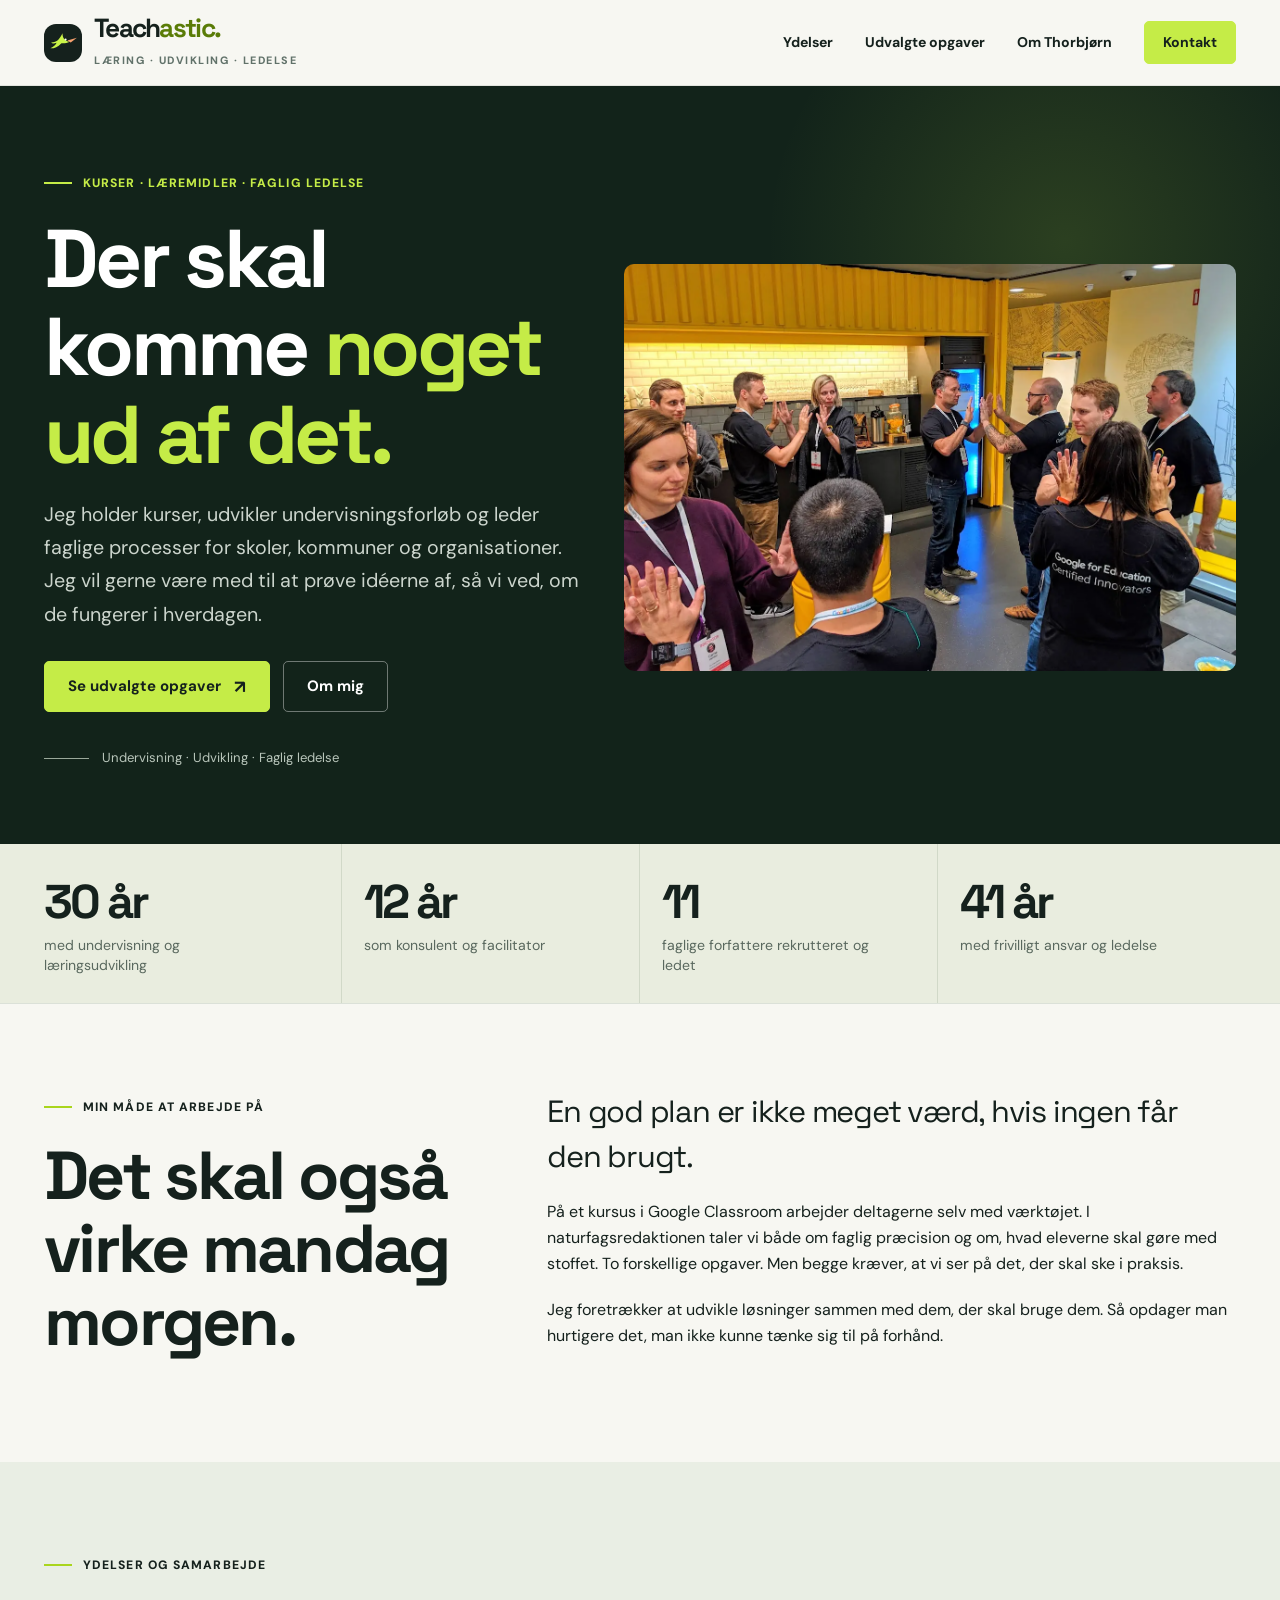
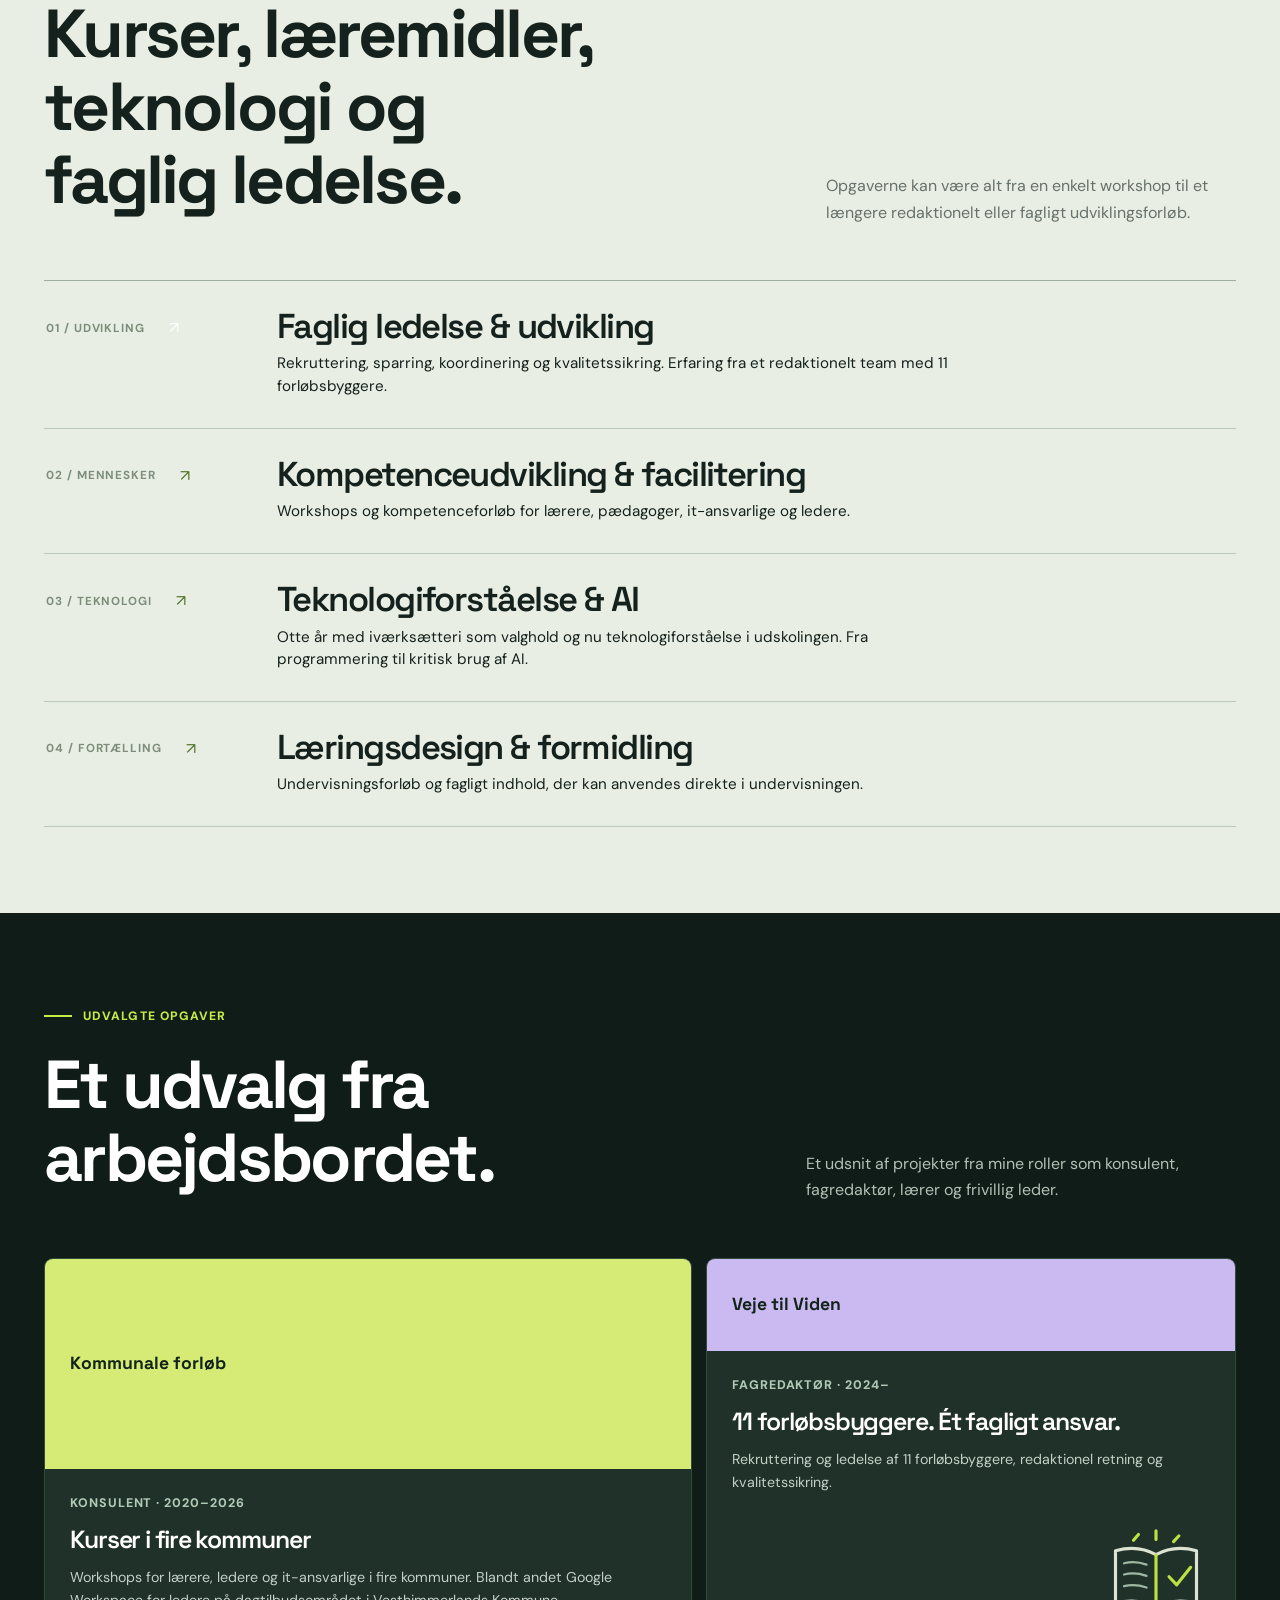
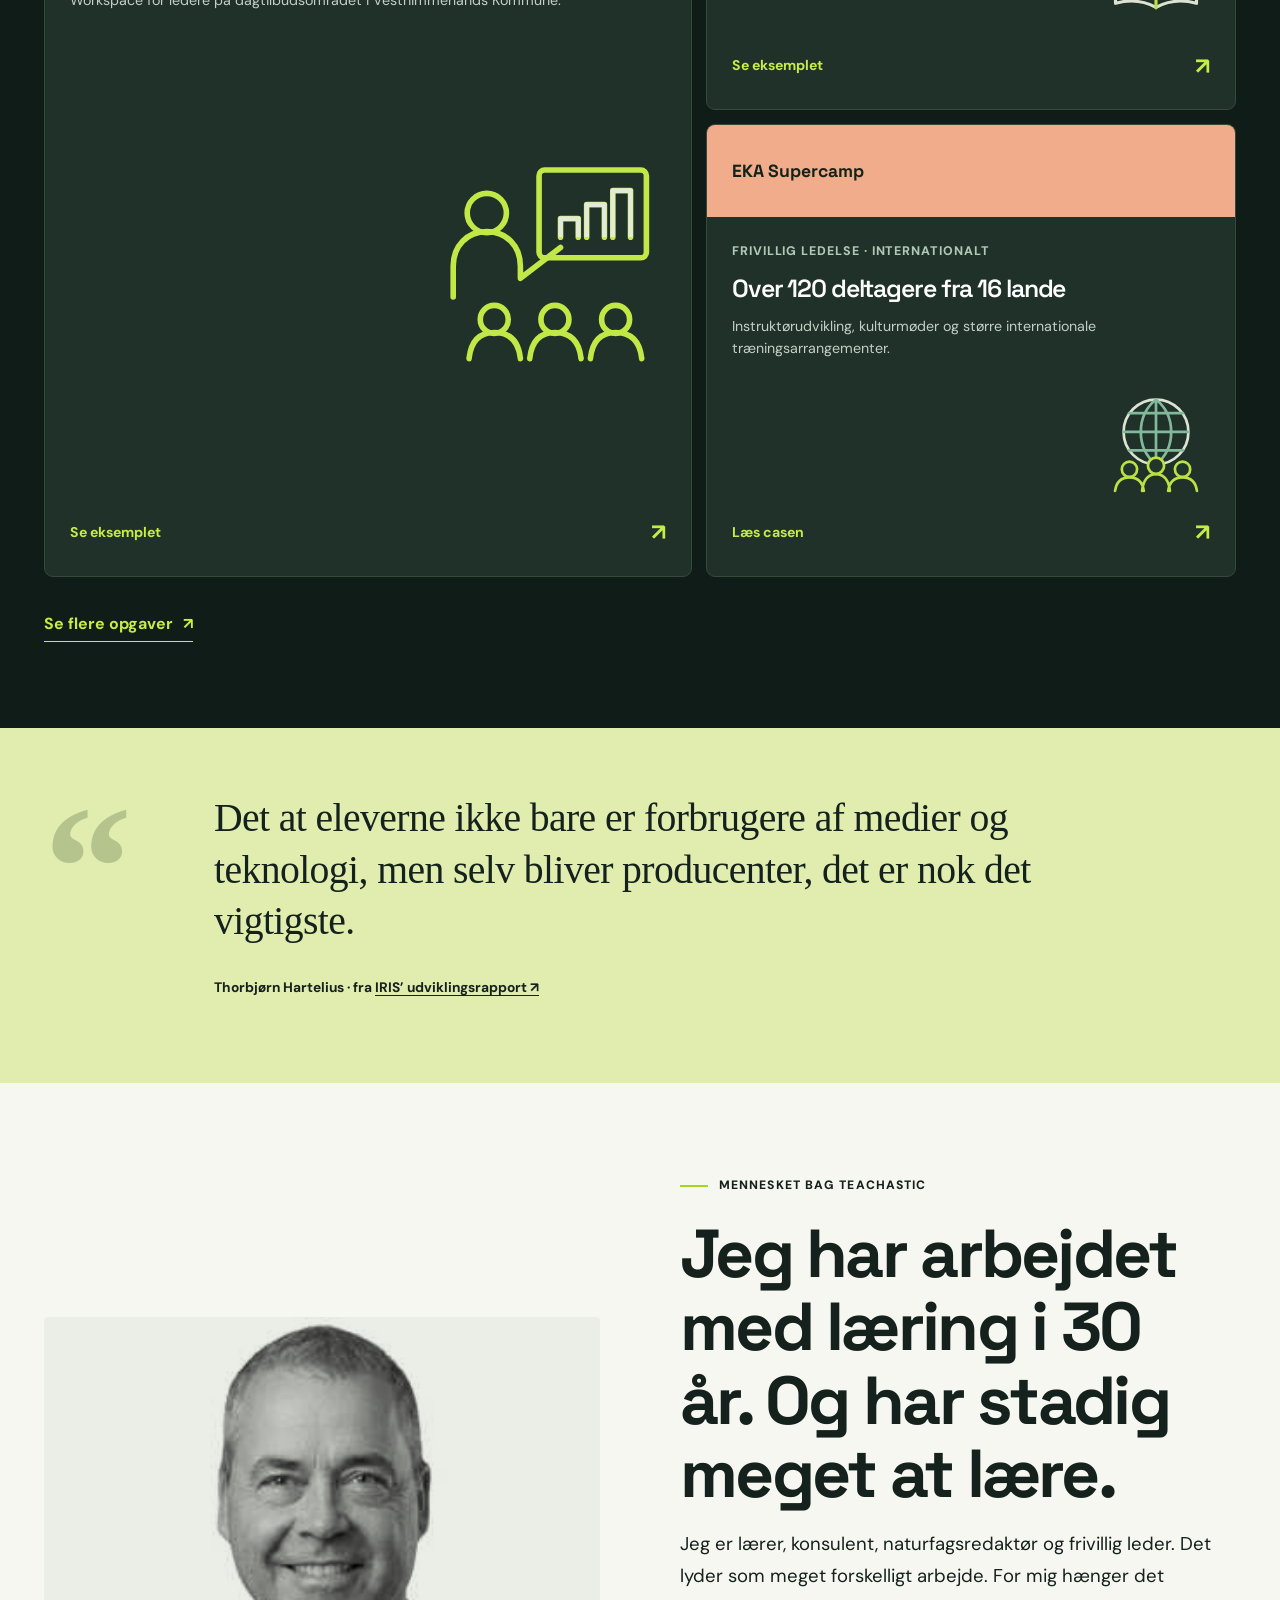
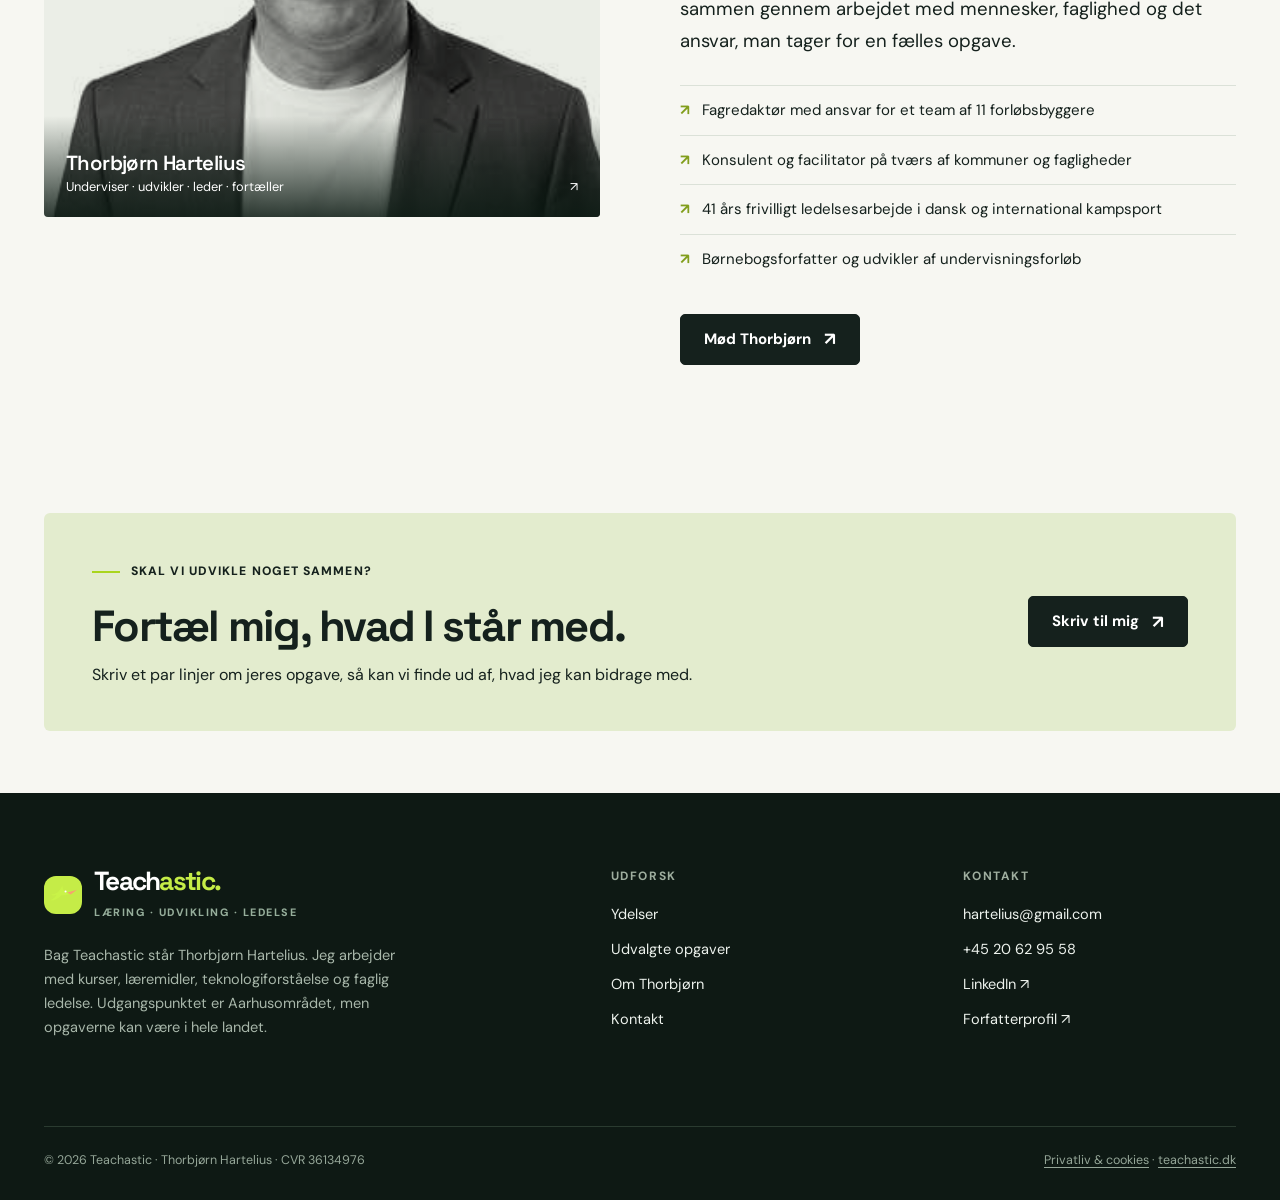
<file: index.html>
<!doctype html><html lang="da"><head><meta charset="utf-8"><meta name="viewport" content="width=device-width,initial-scale=1"><meta name="theme-color" content="#101c18"><meta name="description" content="Teachastic ved Thorbjørn Hartelius: kurser, teknologiforståelse, læringsdesign og faglig ledelse for skoler, kommuner og organisationer."><title>Kurser, læremidler og faglig ledelse | Teachastic</title><link rel="canonical" href="https://www.teachastic.dk/"><meta property="og:type" content="website"><meta property="og:locale" content="da_DK"><meta property="og:title" content="Læring, udvikling og faglig ledelse | Teachastic"><meta property="og:description" content="Teachastic ved Thorbjørn Hartelius: kurser, teknologiforståelse, læringsdesign og faglig ledelse for skoler, kommuner og organisationer."><meta property="og:url" content="https://www.teachastic.dk/"><link rel="icon" type="image/svg+xml" href="assets/favicon.svg"><link rel="stylesheet" href="assets/style.css?v=20261104b"><script src="assets/site.js" defer></script><script type="application/ld+json">{"@context": "https://schema.org", "@type": "ProfessionalService", "name": "Teachastic", "url": "https://www.teachastic.dk/", "description": "Læring, kompetenceudvikling og ledelse i praksis", "founder": {"@type": "Person", "name": "Thorbjørn Hartelius"}, "areaServed": "Danmark", "email": "hartelius@gmail.com", "telephone": "+45 20 62 95 58"}</script></head><body><a href="#main" class="skip-link">Gå til indhold</a><header class="site-header"><div class="container nav-shell"><a class="brand" href="index.html" aria-label="Teachastic – til forsiden"><span class="brand-icon"><img src="assets/teachastic-bird.svg" alt="" width="33" height="33"></span><span><span class="brand-name">Teach<span class="accent">astic.</span></span><span class="brand-caption">Læring · Udvikling · Ledelse</span></span></a><button type="button" class="menu-toggle" aria-label="Åbn menu" aria-expanded="false" aria-controls="main-navigation"><svg viewBox="0 0 24 24" fill="none" stroke="currentColor" stroke-width="2" aria-hidden="true"><path d="M4 7h16M4 12h16M4 17h16"/></svg></button><nav class="nav-links" id="main-navigation" aria-label="Hovednavigation"><a href="ydelser.html">Ydelser</a><a href="cases.html">Udvalgte opgaver</a><a href="om.html">Om Thorbjørn</a><a href="kontakt.html" class="button button-solid">Kontakt</a></nav></div></header><main id="main"><section class="hero"><div class="container"><div class="hero-grid"><div><div class="eyebrow on-dark">Kurser · Læremidler · Faglig ledelse</div><h1>Der skal komme <span class="bright">noget ud af det.</span></h1><p class="hero-intro">Jeg holder kurser, udvikler undervisningsforløb og leder faglige processer for skoler, kommuner og organisationer. Jeg vil gerne være med til at prøve idéerne af, så vi ved, om de fungerer i hverdagen.</p><div class="button-row"><a class="button button-solid" href="cases.html">Se udvalgte opgaver <span class="arrow" aria-hidden="true">↗</span></a><a class="button button-outline-light" href="om.html">Om mig</a></div><div class="hero-note"><span class="line"></span><span>Undervisning · Udvikling · Faglig ledelse</span></div></div><div class="hero-art"><figure class="hero-photo"><img src="assets/teachastic-google-innovator-workshop.webp" alt="Deltagere i en Google for Education Innovator-workshop arbejder sammen i par" width="1319" height="989" fetchpriority="high" decoding="async"></figure></div></div></div></section>
<section class="stats-strip" aria-label="Erfaring i tal"><div class="container stats-grid"><div class="stat"><b>30 år</b><span>med undervisning og læringsudvikling</span></div><div class="stat"><b>12 år</b><span>som konsulent og facilitator</span></div><div class="stat"><b>11</b><span>faglige forfattere rekrutteret og ledet</span></div><div class="stat"><b>41 år</b><span>med frivilligt ansvar og ledelse</span></div></div></section>
<section class="section"><div class="container intro-layout"><div><span class="eyebrow">Min måde at arbejde på</span><h2>Det skal også virke mandag morgen.</h2></div><div><p class="intro-lead">En god plan er ikke meget værd, hvis ingen får den brugt.</p><p>På et kursus i Google Classroom arbejder deltagerne selv med værktøjet. I naturfagsredaktionen taler vi både om faglig præcision og om, hvad eleverne skal gøre med stoffet. To forskellige opgaver. Men begge kræver, at vi ser på det, der skal ske i praksis.</p><p>Jeg foretrækker at udvikle løsninger sammen med dem, der skal bruge dem. Så opdager man hurtigere det, man ikke kunne tænke sig til på forhånd.</p></div></div></section>
<section class="section services-zone"><div class="container"><div class="section-header"><div><span class="eyebrow">Ydelser og samarbejde</span><h2>Kurser, læremidler, teknologi og faglig ledelse.</h2></div><p>Opgaverne kan være alt fra en enkelt workshop til et længere redaktionelt eller fagligt udviklingsforløb.</p></div><div class="service-grid">
<a class="service-card card-link" href="ydelser.html#ledelse"><div class="service-top"><span class="service-index">01 / UDVIKLING</span><span class="card-arrow" aria-hidden="true">↗</span></div><span class="service-shape"></span><div><h3>Faglig ledelse &amp; udvikling</h3><p>Rekruttering, sparring, koordinering og kvalitetssikring. Erfaring fra et redaktionelt team med 11 forløbsbyggere.</p></div></a>
<a class="service-card card-link" href="ydelser.html#kompetence"><div class="service-top"><span class="service-index">02 / MENNESKER</span><span class="card-arrow" aria-hidden="true">↗</span></div><span class="service-shape"></span><div><h3>Kompetenceudvikling &amp; facilitering</h3><p>Workshops og kompetenceforløb for lærere, pædagoger, it-ansvarlige og ledere.</p></div></a>
<a class="service-card card-link" href="ydelser.html#teknologi"><div class="service-top"><span class="service-index">03 / TEKNOLOGI</span><span class="card-arrow" aria-hidden="true">↗</span></div><span class="service-shape"></span><div><h3>Teknologiforståelse &amp; AI</h3><p>Otte år med iværksætteri som valghold og nu teknologiforståelse i udskolingen. Fra programmering til kritisk brug af AI.</p></div></a>
<a class="service-card card-link" href="ydelser.html#formidling"><div class="service-top"><span class="service-index">04 / FORTÆLLING</span><span class="card-arrow" aria-hidden="true">↗</span></div><span class="service-shape"></span><div><h3>Læringsdesign &amp; formidling</h3><p>Undervisningsforløb og fagligt indhold, der kan anvendes direkte i undervisningen.</p></div></a>
</div></div></section>
<section class="section dark-section"><div class="container"><div class="section-header"><div><span class="eyebrow on-dark">Udvalgte opgaver</span><h2>Et udvalg fra arbejdsbordet.</h2></div><p>Et udsnit af projekter fra mine roller som konsulent, fagredaktør, lærer og frivillig leder.</p></div><div class="case-grid">
<a class="case-card card-link" href="cases.html#kommuner"><div class="case-visual"><span>Kommunale forløb</span><span class="decor" aria-hidden="true">01</span></div><div class="case-body"><span class="meta">Konsulent · 2020–2026</span><h3>Kurser i fire kommuner</h3><p>Workshops for lærere, ledere og it-ansvarlige i fire kommuner. Blandt andet Google Workspace for ledere på dagtilbudsområdet i Vesthimmerlands Kommune.</p><img class="case-icon" src="assets/icon-kursus.svg" alt="" width="224" height="224" loading="lazy"><div class="case-footer"><span>Se eksemplet</span><span>↗</span></div></div></a>
<a class="case-card card-link" href="cases.html#veje"><div class="case-visual"><span>Veje til Viden</span><span class="decor" aria-hidden="true">02</span></div><div class="case-body"><span class="meta">Fagredaktør · 2024–</span><h3>11 forløbsbyggere. Ét fagligt ansvar.</h3><p>Rekruttering og ledelse af 11 forløbsbyggere, redaktionel retning og kvalitetssikring.</p><img class="case-icon" src="assets/icon-redaktion.svg" alt="" width="112" height="112" loading="lazy"><div class="case-footer"><span>Se eksemplet</span><span>↗</span></div></div></a>
<a class="case-card card-link" href="cases.html#arnis"><div class="case-visual"><span>EKA Supercamp</span><span class="decor" aria-hidden="true">03</span></div><div class="case-body"><span class="meta">Frivillig ledelse · Internationalt</span><h3>Over 120 deltagere fra 16 lande</h3><p>Instruktørudvikling, kulturmøder og større internationale træningsarrangementer.</p><img class="case-icon" src="assets/icon-international.svg" alt="" width="112" height="112" loading="lazy"><div class="case-footer"><span>Læs casen</span><span>↗</span></div></div></a>
</div><div style="margin-top:32px"><a class="text-link light" href="cases.html">Se flere opgaver <span aria-hidden="true">↗</span></a></div></div></section>
<section class="quote-zone"><div class="container quote-layout"><div class="quote-mark" aria-hidden="true">“</div><div><blockquote>Det at eleverne ikke bare er forbrugere af medier og teknologi, men selv bliver producenter, det er nok det vigtigste.</blockquote><p class="quote-attribution">Thorbjørn Hartelius · fra <a href="https://iris.aarhus.dk/om-iris/rapport-fra-udviklingen-af-projektet" target="_blank" rel="noopener noreferrer">IRIS’ udviklingsrapport ↗</a></p></div></div></section>
<section class="section"><div class="container about-teaser"><div class="portrait-card"><img class="home-portrait" src="assets/thorbjoern-portraet.jpg" alt="Thorbjørn Hartelius" width="320" height="345" loading="lazy" decoding="async"><div class="portrait-label"><span><strong>Thorbjørn Hartelius</strong>Underviser · udvikler · leder · fortæller</span><span aria-hidden="true">↗</span></div></div><div><span class="eyebrow">Mennesket bag Teachastic</span><h2>Jeg har arbejdet med læring i 30 år. Og har stadig meget at lære.</h2><p class="lead">Jeg er lærer, konsulent, naturfagsredaktør og frivillig leder. Det lyder som meget forskelligt arbejde. For mig hænger det sammen gennem arbejdet med mennesker, faglighed og det ansvar, man tager for en fælles opgave.</p><ul class="credential-list"><li>Fagredaktør med ansvar for et team af 11 forløbsbyggere</li><li>Konsulent og facilitator på tværs af kommuner og fagligheder</li><li>41 års frivilligt ledelsesarbejde i dansk og international kampsport</li><li>Børnebogsforfatter og udvikler af undervisningsforløb</li></ul><a class="button button-dark" href="om.html">Mød Thorbjørn <span class="arrow" aria-hidden="true">↗</span></a></div></div></section><section class="section-sm"><div class="container"><div class="cta-band"><div><span class="eyebrow">Skal vi udvikle noget sammen?</span><h2>Fortæl mig, hvad I står med.</h2><p>Skriv et par linjer om jeres opgave, så kan vi finde ud af, hvad jeg kan bidrage med.</p></div><div class="button-row"><a class="button button-dark" href="kontakt.html">Skriv til mig <span class="arrow" aria-hidden="true">↗</span></a></div></div></div></section></main><footer class="footer"><div class="container"><div class="footer-grid"><div><a class="brand" href="index.html" aria-label="Teachastic – til forsiden"><span class="brand-icon"><img src="assets/teachastic-bird.svg" alt="" width="33" height="33"></span><span><span class="brand-name">Teach<span class="accent">astic.</span></span><span class="brand-caption">Læring · Udvikling · Ledelse</span></span></a><p class="footer-about">Bag Teachastic står Thorbjørn Hartelius. Jeg arbejder med kurser, læremidler, teknologiforståelse og faglig ledelse. Udgangspunktet er Aarhusområdet, men opgaverne kan være i hele landet.</p></div><div><h4>Udforsk</h4><div class="footer-links"><a href="ydelser.html">Ydelser</a><a href="cases.html">Udvalgte opgaver</a><a href="om.html">Om Thorbjørn</a><a href="kontakt.html">Kontakt</a></div></div><div><h4>Kontakt</h4><div class="footer-links"><a href="mailto:hartelius@gmail.com">hartelius@gmail.com</a><a href="tel:+4520629558">+45 20 62 95 58</a><a href="https://www.linkedin.com/in/thorbj%C3%B8rnhartelius/" target="_blank" rel="noopener noreferrer">LinkedIn ↗</a><a href="https://bogbrancheguiden.dk/profil/thorbjoern-hartelius/" target="_blank" rel="noopener noreferrer">Forfatterprofil ↗</a></div></div></div><div class="footer-bottom"><span>© <span id="year">2026</span> Teachastic · Thorbjørn Hartelius · CVR 36134976</span><span><a href="privatliv.html">Privatliv &amp; cookies</a> · <a href="https://www.teachastic.dk/" rel="home">teachastic.dk</a></span></div></div></footer><button type="button" class="back-to-top" aria-label="Til toppen" title="Til toppen">↑</button></body></html>
</file>
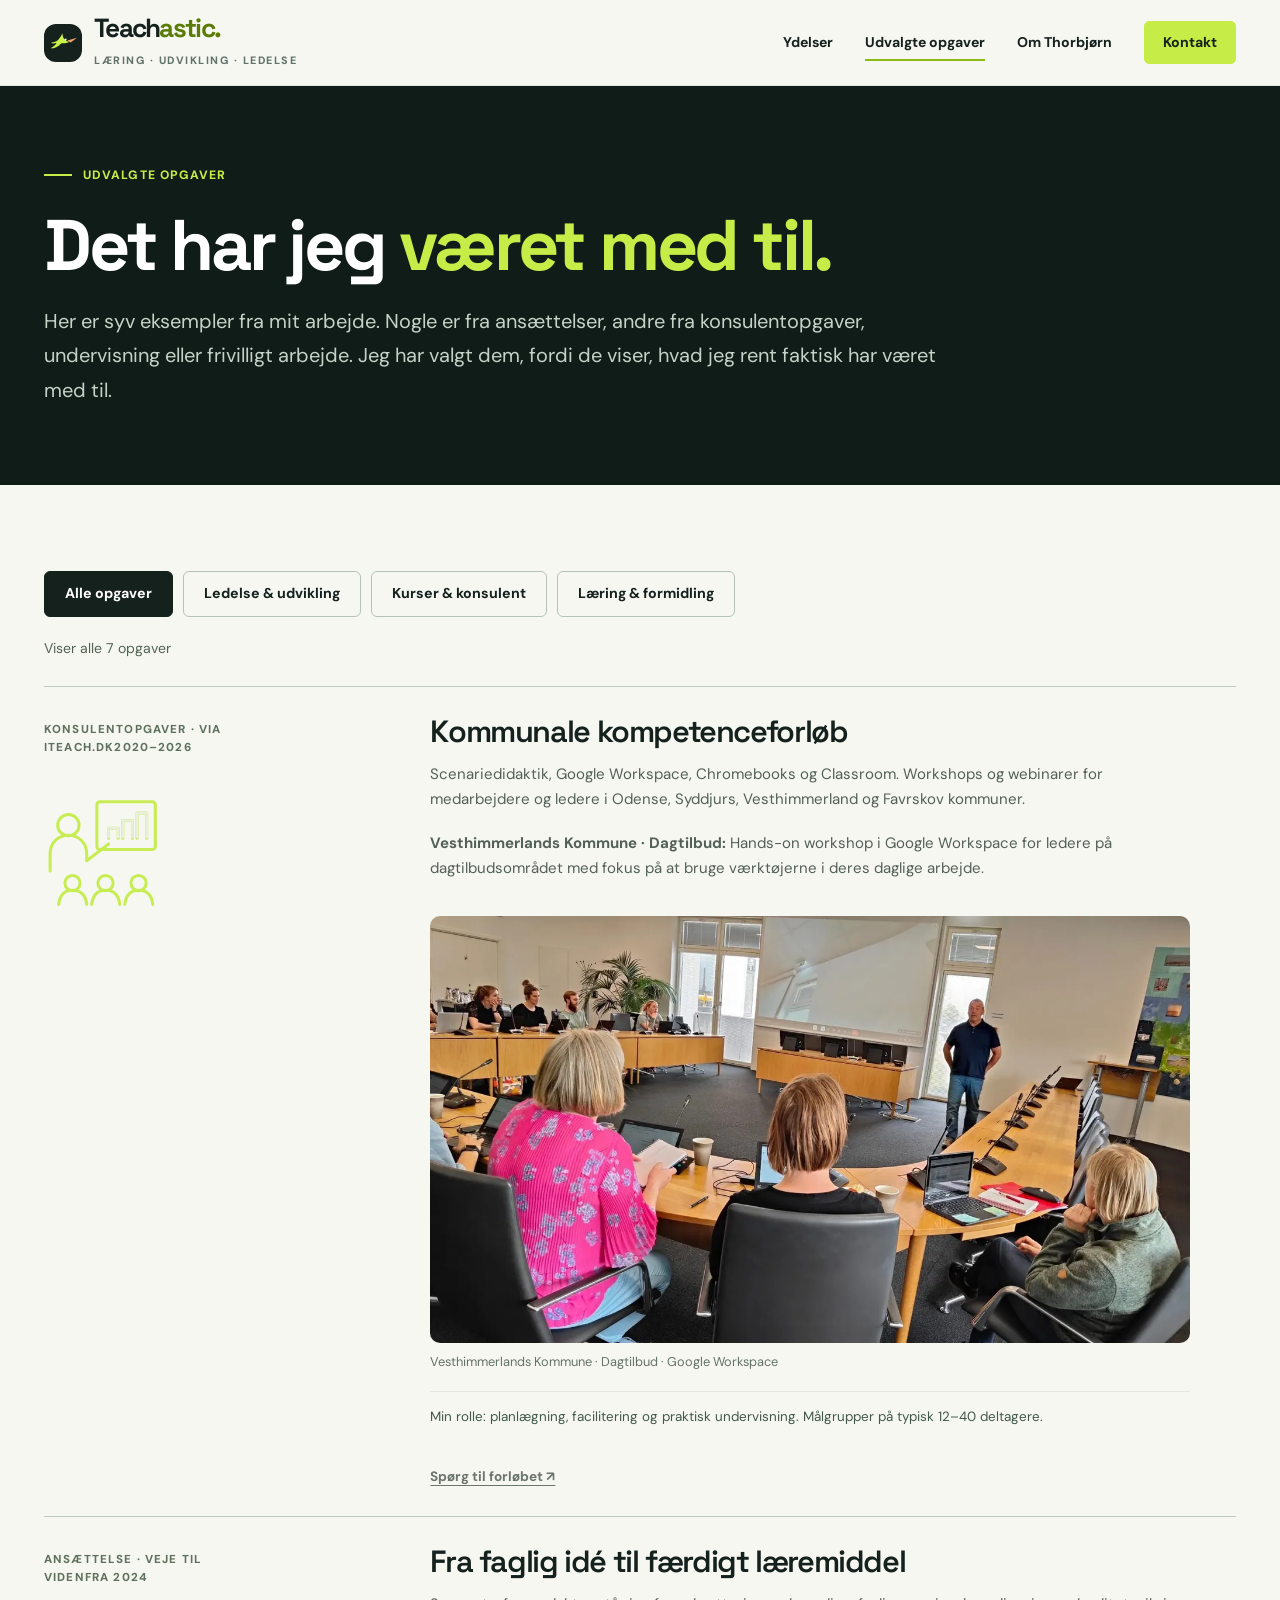
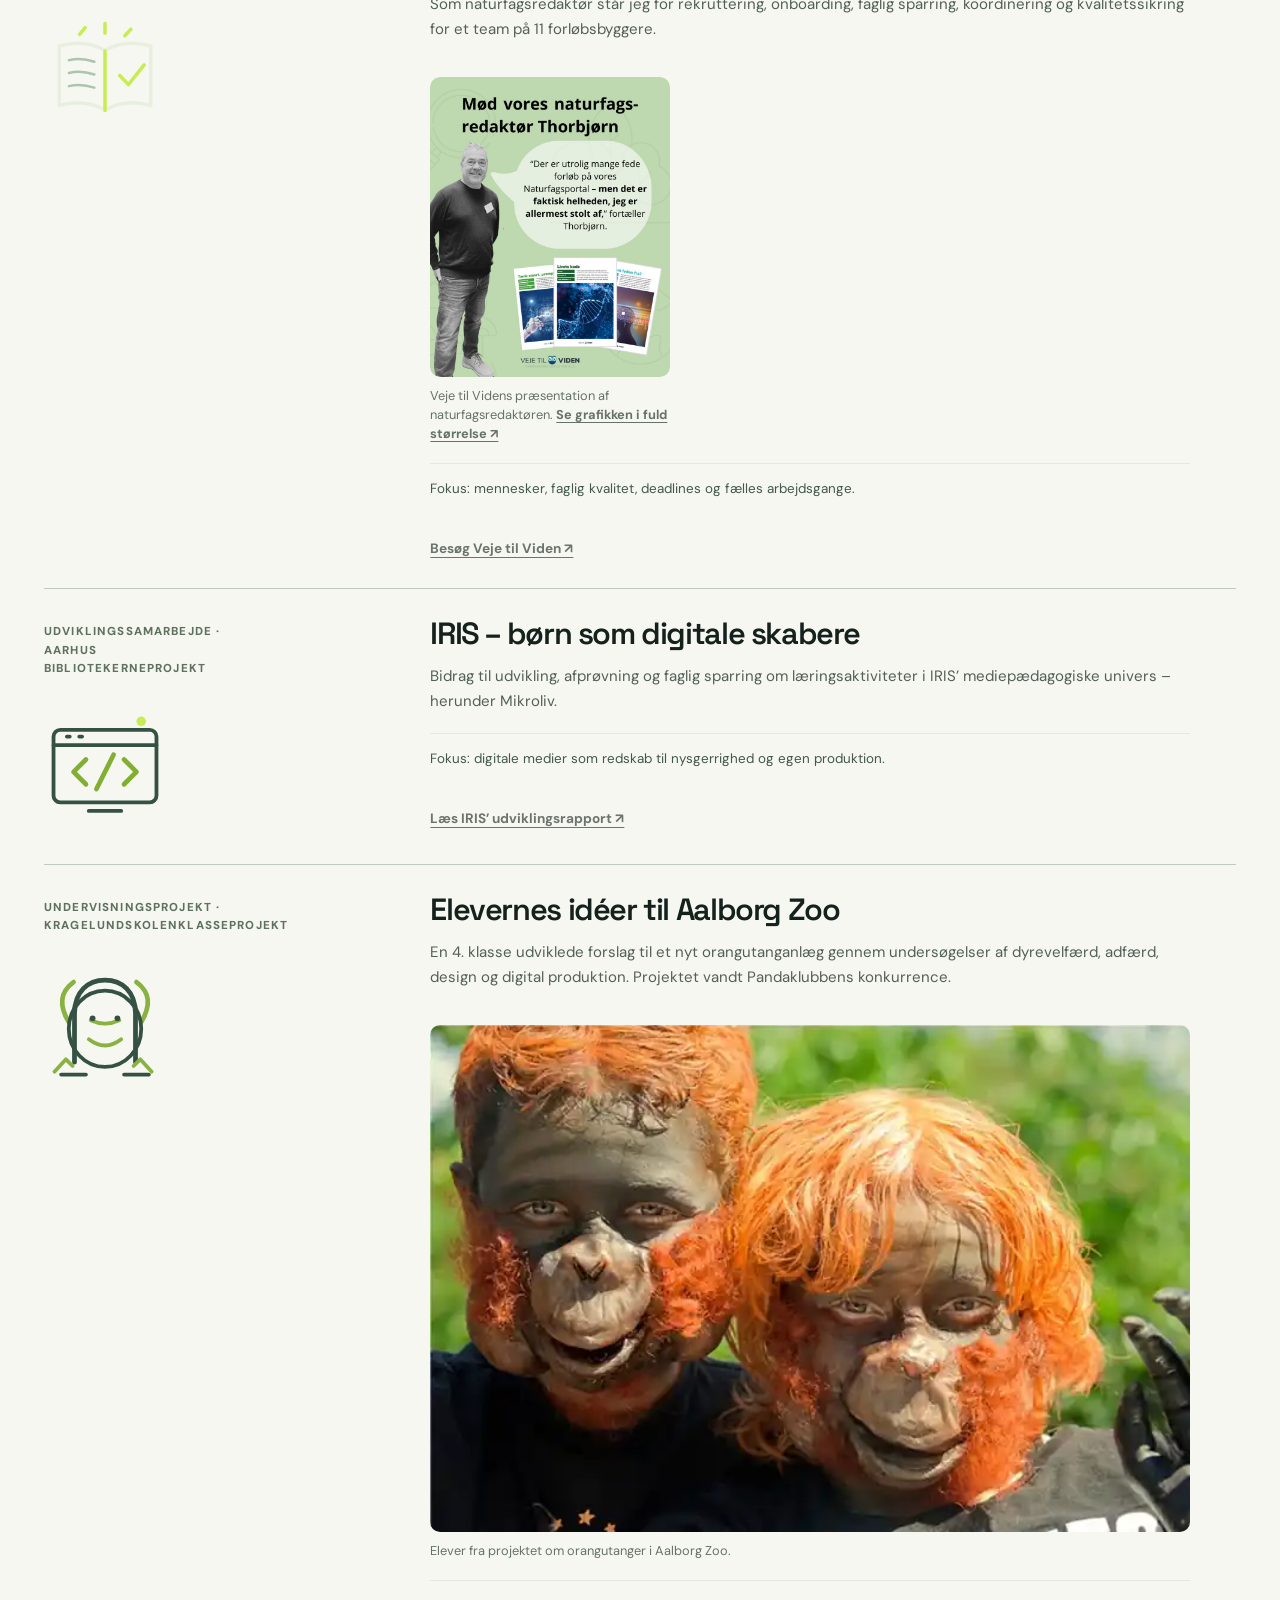
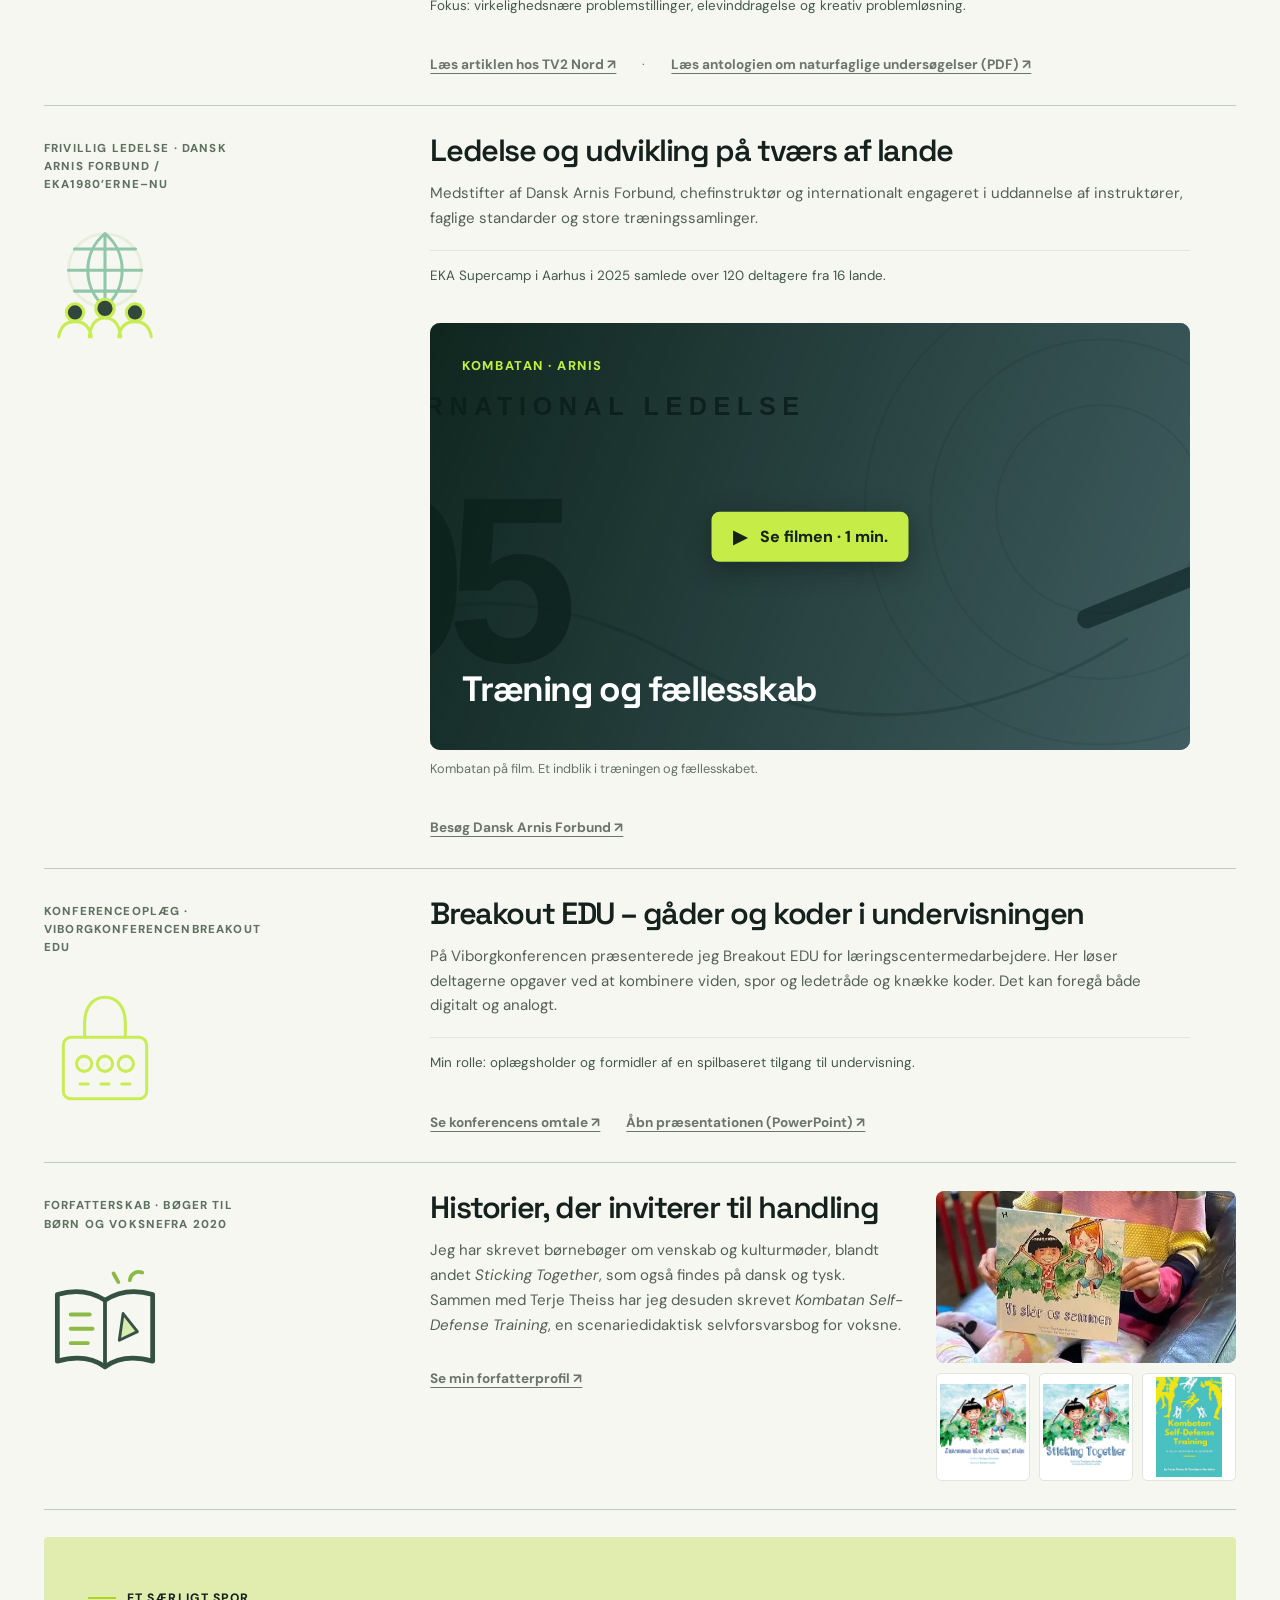
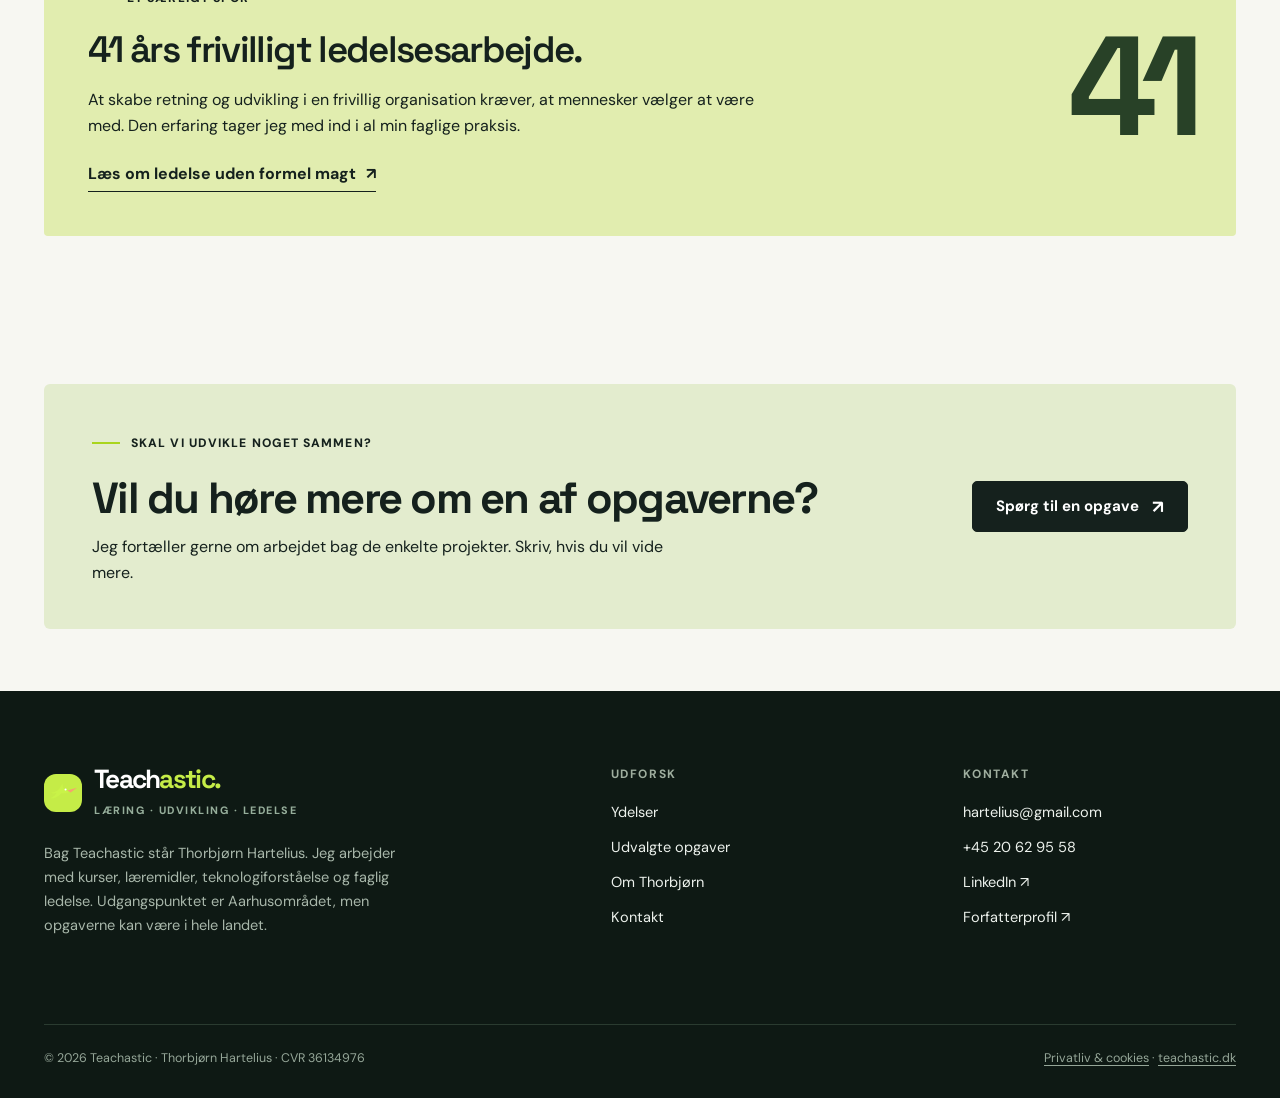
<file: cases.html>
<!doctype html><html lang="da"><head><meta charset="utf-8"><meta name="viewport" content="width=device-width,initial-scale=1"><meta name="theme-color" content="#101c18"><meta name="description" content="Konkrete projekter fra Thorbjørn Hartelius: kommunale konsulentforløb, Veje til Viden, IRIS, Aalborg Zoo, internationalt frivilligt lederskab og forfatterskab."><title>Udvalgte opgaver og cases | Teachastic</title><link rel="canonical" href="https://www.teachastic.dk/cases.html"><meta property="og:type" content="website"><meta property="og:locale" content="da_DK"><meta property="og:title" content="Udvalgte opgaver og cases | Teachastic"><meta property="og:description" content="Konkrete projekter fra Thorbjørn Hartelius: kommunale konsulentforløb, Veje til Viden, IRIS, Aalborg Zoo, internationalt frivilligt lederskab og forfatterskab."><meta property="og:url" content="https://www.teachastic.dk/cases.html"><link rel="icon" type="image/svg+xml" href="assets/favicon.svg"><link rel="stylesheet" href="assets/style.css?v=20261109-portrait-240"><script src="assets/site.js" defer></script><script src="assets/kombatan-video.js" defer></script><script type="application/ld+json">{"@context": "https://schema.org", "@type": "ProfessionalService", "name": "Teachastic", "url": "https://www.teachastic.dk/", "description": "Læring, kompetenceudvikling og ledelse i praksis", "founder": {"@type": "Person", "name": "Thorbjørn Hartelius"}, "areaServed": "Danmark", "email": "hartelius@gmail.com", "telephone": "+45 20 62 95 58"}</script></head><body><a href="#main" class="skip-link">Gå til indhold</a><header class="site-header"><div class="container nav-shell"><a class="brand" href="index.html" aria-label="Teachastic – til forsiden"><span class="brand-icon"><img src="assets/teachastic-bird.svg" alt="" width="33" height="33"></span><span><span class="brand-name">Teach<span class="accent">astic.</span></span><span class="brand-caption">Læring · Udvikling · Ledelse</span></span></a><button type="button" class="menu-toggle" aria-label="Åbn menu" aria-expanded="false" aria-controls="main-navigation"><svg viewBox="0 0 24 24" fill="none" stroke="currentColor" stroke-width="2" aria-hidden="true"><path d="M4 7h16M4 12h16M4 17h16"/></svg></button><nav class="nav-links" id="main-navigation" aria-label="Hovednavigation"><a href="ydelser.html">Ydelser</a><a href="cases.html" aria-current="page">Udvalgte opgaver</a><a href="om.html">Om Thorbjørn</a><a href="kontakt.html" class="button button-solid">Kontakt</a></nav></div></header><main id="main"><section class="page-hero"><div class="container"><span class="eyebrow on-dark">Udvalgte opgaver</span><h1>Det har jeg <em>været med til.</em></h1><p>Her er syv eksempler fra mit arbejde. Nogle er fra ansættelser, andre fra konsulentopgaver, undervisning eller frivilligt arbejde. Jeg har valgt dem, fordi de viser, hvad jeg rent faktisk har været med til.</p></div></section><section class="section"><div class="container"><div class="case-filter" role="group" aria-label="Filtrér opgaver"><button type="button" class="filter-btn" data-filter="alle" aria-pressed="true">Alle opgaver</button><button type="button" class="filter-btn" data-filter="ledelse" aria-pressed="false">Ledelse &amp; udvikling</button><button type="button" class="filter-btn" data-filter="konsulent" aria-pressed="false">Kurser &amp; konsulent</button><button type="button" class="filter-btn" data-filter="formidling" aria-pressed="false">Læring &amp; formidling</button></div><p class="filter-result" id="case-filter-status" aria-live="polite" aria-atomic="true">Viser alle 7 opgaver</p><h2 class="sr-only">Udvalgte projekter og opgaver</h2><div class="portfolio-grid"><article class="portfolio-card" data-category="konsulent" id="kommuner"><div class="case-aside"><div class="case-label"><span>Konsulentopgaver · via iTeach.dk</span><span>2020–2026</span></div><img class="case-aside-icon" src="assets/icon-kursus.svg" alt="" role="presentation" width="122" height="122" loading="lazy" decoding="async"></div><h3>Kommunale kompetenceforløb</h3><p>Scenariedidaktik, Google Workspace, Chromebooks og Classroom. Workshops og webinarer for medarbejdere og ledere i Odense, Syddjurs, Vesthimmerland og Favrskov kommuner.</p><p><strong>Vesthimmerlands Kommune · Dagtilbud:</strong> Hands-on workshop i Google Workspace for ledere på dagtilbudsområdet med fokus på at bruge værktøjerne i deres daglige arbejde.</p><figure class="portfolio-photo"><img class="portfolio-photo-image" src="assets/teachastic-vesthimmerland-workspace.webp" alt="Google Workspace-workshop for ledere på dagtilbudsområdet i Vesthimmerlands Kommune" width="1300" height="731" loading="lazy" decoding="async"><figcaption>Vesthimmerlands Kommune · Dagtilbud · Google Workspace</figcaption></figure><p class="portfolio-focus">Min rolle: planlægning, facilitering og praktisk undervisning. Målgrupper på typisk 12–40 deltagere.</p><div class="portfolio-bottom"><a href="kontakt.html">Spørg til forløbet ↗</a></div></article><article class="portfolio-card" data-category="ledelse" id="veje"><div class="case-aside"><div class="case-label"><span>Ansættelse · Veje til Viden</span><span>Fra 2024</span></div><img class="case-aside-icon" src="assets/icon-redaktion.svg" alt="" role="presentation" width="122" height="122" loading="lazy" decoding="async"></div><h3>Fra faglig idé til færdigt læremiddel</h3><p>Som naturfagsredaktør står jeg for rekruttering, onboarding, faglig sparring, koordinering og kvalitetssikring for et team på 11 forløbsbyggere.</p><figure class="portfolio-photo portfolio-photo--portrait" style="width:240px;max-width:100%;margin-left:0;margin-right:auto;"><a class="portfolio-photo-link" href="assets/veje-til-viden-naturfagsredaktoer-original.jpg" target="_blank" rel="noopener noreferrer" aria-label="Åbn Veje til Videns plakat i fuld størrelse"><img class="portfolio-photo-image" src="assets/veje-til-viden-naturfagsredaktoer-original.jpg" style="display:block;width:100%;max-width:240px;height:auto;aspect-ratio:4 / 5;object-fit:contain;" alt="Veje til Videns portræt af naturfagsredaktør Thorbjørn Hartelius med et citat om helheden i naturfagsportalen og tre eksempler på naturfaglige undervisningsforløb" width="800" height="1000" loading="lazy" decoding="async"></a><figcaption>Veje til Videns præsentation af naturfagsredaktøren. <a href="assets/veje-til-viden-naturfagsredaktoer-original.jpg" target="_blank" rel="noopener noreferrer">Se grafikken i fuld størrelse ↗</a></figcaption></figure><p class="portfolio-focus">Fokus: mennesker, faglig kvalitet, deadlines og fælles arbejdsgange.</p><div class="portfolio-bottom"><a href="https://vejetilviden.com/" target="_blank" rel="noopener noreferrer">Besøg Veje til Viden ↗</a></div></article><article class="portfolio-card" data-category="formidling" id="iris"><div class="case-aside"><div class="case-label"><span>Udviklingssamarbejde · Aarhus Bibliotekerne</span><span>Projekt</span></div><img class="case-aside-icon" src="assets/icon-iris.svg" alt="" role="presentation" width="122" height="122" loading="lazy" decoding="async"></div><h3>IRIS – børn som digitale skabere</h3><p>Bidrag til udvikling, afprøvning og faglig sparring om læringsaktiviteter i IRIS’ mediepædagogiske univers – herunder Mikroliv.</p><p class="portfolio-focus">Fokus: digitale medier som redskab til nysgerrighed og egen produktion.</p><div class="portfolio-bottom"><a href="https://iris.aarhus.dk/om-iris/rapport-fra-udviklingen-af-projektet" target="_blank" rel="noopener noreferrer">Læs IRIS’ udviklingsrapport ↗</a></div></article><article class="portfolio-card" data-category="formidling" id="zooprojekt"><div class="case-aside"><div class="case-label"><span>Undervisningsprojekt · Kragelundskolen</span><span>Klasseprojekt</span></div><img class="case-aside-icon" src="assets/icon-zoo.svg" alt="" role="presentation" width="122" height="122" loading="lazy" decoding="async"></div><h3>Elevernes idéer til Aalborg Zoo</h3><p>En 4. klasse udviklede forslag til et nyt orangutanganlæg gennem undersøgelser af dyrevelfærd, adfærd, design og digital produktion. Projektet vandt Pandaklubbens konkurrence.</p><figure class="portfolio-photo zoo-photo"><img class="portfolio-photo-image" src="assets/teachastic-aalborg-zoo-elever.webp" alt="To elever udklædt som orangutanger i forbindelse med et skoleprojekt om Aalborg Zoo" width="640" height="427" loading="lazy" decoding="async"><figcaption>Elever fra projektet om orangutanger i Aalborg Zoo.</figcaption></figure><p class="portfolio-focus">Fokus: virkelighedsnære problemstillinger, elevinddragelse og kreativ problemløsning.</p><div class="portfolio-bottom"><a href="https://www.tv2nord.dk/nordjylland/klassefest-med-orangutanger" target="_blank" rel="noopener noreferrer">Læs artiklen hos TV2 Nord ↗</a> · <a href="https://fysik-kemi.dk/wp-content/uploads/2026/05/Antologien-Naturfaglige-undersoegelser-didaktik-motivation-og-hverdagsrealisme_2026.pdf" target="_blank" rel="noopener noreferrer">Læs antologien om naturfaglige undersøgelser (PDF) ↗</a></div></article><article class="portfolio-card" data-category="ledelse" id="arnis"><div class="case-aside"><div class="case-label"><span>Frivillig ledelse · Dansk Arnis Forbund / EKA</span><span>1980’erne–nu</span></div><img class="case-aside-icon" src="assets/icon-international.svg" alt="" role="presentation" width="122" height="122" loading="lazy" decoding="async"></div><h3>Ledelse og udvikling på tværs af lande</h3><p>Medstifter af Dansk Arnis Forbund, chefinstruktør og internationalt engageret i uddannelse af instruktører, faglige standarder og store træningssamlinger.</p><p class="portfolio-focus">EKA Supercamp i Aarhus i 2025 samlede over 120 deltagere fra 16 lande.</p><figure class="portfolio-video">
<div class="case-video-box" data-kombatan-video>
<div class="case-video-cover">
<span class="case-video-kicker">KOMBATAN · ARNIS</span>
<span class="case-video-title">Træning og fællesskab</span>
</div>
<button type="button" class="case-video-start" data-video-start aria-label="Afspil Kombatan-filmen"><span class="case-video-playicon" aria-hidden="true">▶</span><span>Se filmen · 1 min.</span></button>
<video class="case-video-media" controls playsinline preload="none" hidden aria-label="Kombatan – film om træning og fællesskab">Din browser understøtter ikke videoafspilning.</video>
<p class="case-video-status" data-video-status role="status" aria-live="polite"></p>
</div>
<figcaption>Kombatan på film. Et indblik i træningen og fællesskabet.</figcaption>
</figure><div class="portfolio-bottom"><a href="http://kombatan-arnis.dk/" target="_blank" rel="noopener noreferrer">Besøg Dansk Arnis Forbund ↗</a></div></article><article class="portfolio-card" data-category="formidling konsulent" id="viborg"><div class="case-aside"><div class="case-label"><span>Konferenceoplæg · Viborgkonferencen</span><span>Breakout EDU</span></div><img class="case-aside-icon" src="assets/icon-breakout.svg" alt="" role="presentation" width="122" height="122" loading="lazy" decoding="async"></div><h3>Breakout EDU – gåder og koder i undervisningen</h3><p>På Viborgkonferencen præsenterede jeg Breakout EDU for læringscentermedarbejdere. Her løser deltagerne opgaver ved at kombinere viden, spor og ledetråde og knække koder. Det kan foregå både digitalt og analogt.</p><p class="portfolio-focus">Min rolle: oplægsholder og formidler af en spilbaseret tilgang til undervisning.</p><div class="portfolio-bottom"><a href="https://viborgkonferencen.dk/tidligere-konferencer/2019-2/oplaegsholdere-2018/breakout-edu/" target="_blank" rel="noopener noreferrer">Se konferencens omtale ↗</a><a href="https://viborgkonferencen.dk/wp-content/uploads/2019/03/Breakout-Edu-Viborgkonferencen.pptx" target="_blank" rel="noopener noreferrer">Åbn præsentationen (PowerPoint) ↗</a></div></article><article class="portfolio-card portfolio-card--author" data-category="formidling" id="forfatter"><div class="case-aside"><div class="case-label"><span>Forfatterskab · Bøger til børn og voksne</span><span>Fra 2020</span></div><img class="case-aside-icon" src="assets/icon-fortaelling.svg" alt="" role="presentation" width="122" height="122" loading="lazy" decoding="async"></div><div class="author-case-layout"><div class="author-case-copy"><h3>Historier, der inviterer til handling</h3><p>Jeg har skrevet børnebøger om venskab og kulturmøder, blandt andet <em>Sticking Together</em>, som også findes på dansk og tysk. Sammen med Terje Theiss har jeg desuden skrevet <em>Kombatan Self-Defense Training</em>, en scenariedidaktisk selvforsvarsbog for voksne.</p><div class="portfolio-bottom"><a href="https://bogbrancheguiden.dk/profil/thorbjoern-hartelius/" target="_blank" rel="noopener noreferrer">Se min forfatterprofil ↗</a></div></div><figure class="author-case-gallery"><img class="author-case-feature" src="assets/forfatter-barn-med-bog.webp" alt="Barn holder den danske børnebog Vi slår os sammen" width="535" height="572" loading="lazy" decoding="async"><div class="author-case-covers" role="group" aria-label="Tre bogforsider"><img src="assets/forfatter-tysk-udgave.webp" alt="Den tyske børnebog Zusammen über Stock und Stein" width="420" height="420" loading="lazy" decoding="async"><img src="assets/forfatter-engelsk-udgave.webp" alt="Den engelske børnebog Sticking Together" width="420" height="420" loading="lazy" decoding="async"><img src="assets/forfatter-kombatan-selvforsvar.webp" alt="Kombatan Self-Defense Training – en scenariedidaktisk selvforsvarsbog for voksne" width="300" height="449" loading="lazy" decoding="async"></div></figure></div></article></div><div class="case-highlight"><div><span class="eyebrow">Et særligt spor</span><h3>41 års frivilligt ledelsesarbejde.</h3><p>At skabe retning og udvikling i en frivillig organisation kræver, at mennesker vælger at være med. Den erfaring tager jeg med ind i al min faglige praksis.</p><a class="text-link" href="om.html#frivillig">Læs om ledelse uden formel magt <span aria-hidden="true">↗</span></a></div><div class="large-number" aria-label="41 år">41</div></div></div></section><section class="section-sm"><div class="container"><div class="cta-band"><div><span class="eyebrow">Skal vi udvikle noget sammen?</span><h2>Vil du høre mere om en af opgaverne?</h2><p>Jeg fortæller gerne om arbejdet bag de enkelte projekter. Skriv, hvis du vil vide mere.</p></div><div class="button-row"><a class="button button-dark" href="kontakt.html">Spørg til en opgave <span class="arrow" aria-hidden="true">↗</span></a></div></div></div></section></main><footer class="footer"><div class="container"><div class="footer-grid"><div><a class="brand" href="index.html" aria-label="Teachastic – til forsiden"><span class="brand-icon"><img src="assets/teachastic-bird.svg" alt="" width="33" height="33"></span><span><span class="brand-name">Teach<span class="accent">astic.</span></span><span class="brand-caption">Læring · Udvikling · Ledelse</span></span></a><p class="footer-about">Bag Teachastic står Thorbjørn Hartelius. Jeg arbejder med kurser, læremidler, teknologiforståelse og faglig ledelse. Udgangspunktet er Aarhusområdet, men opgaverne kan være i hele landet.</p></div><div><h4>Udforsk</h4><div class="footer-links"><a href="ydelser.html">Ydelser</a><a href="cases.html">Udvalgte opgaver</a><a href="om.html">Om Thorbjørn</a><a href="kontakt.html">Kontakt</a></div></div><div><h4>Kontakt</h4><div class="footer-links"><a href="mailto:hartelius@gmail.com">hartelius@gmail.com</a><a href="tel:+4520629558">+45 20 62 95 58</a><a href="https://www.linkedin.com/in/thorbj%C3%B8rnhartelius/" target="_blank" rel="noopener noreferrer">LinkedIn ↗</a><a href="https://bogbrancheguiden.dk/profil/thorbjoern-hartelius/" target="_blank" rel="noopener noreferrer">Forfatterprofil ↗</a></div></div></div><div class="footer-bottom"><span>© <span id="year">2026</span> Teachastic · Thorbjørn Hartelius · CVR 36134976</span><span><a href="privatliv.html">Privatliv &amp; cookies</a> · <a href="https://www.teachastic.dk/" rel="home">teachastic.dk</a></span></div></div></footer><button type="button" class="back-to-top" aria-label="Til toppen" title="Til toppen">↑</button></body></html>
</file>
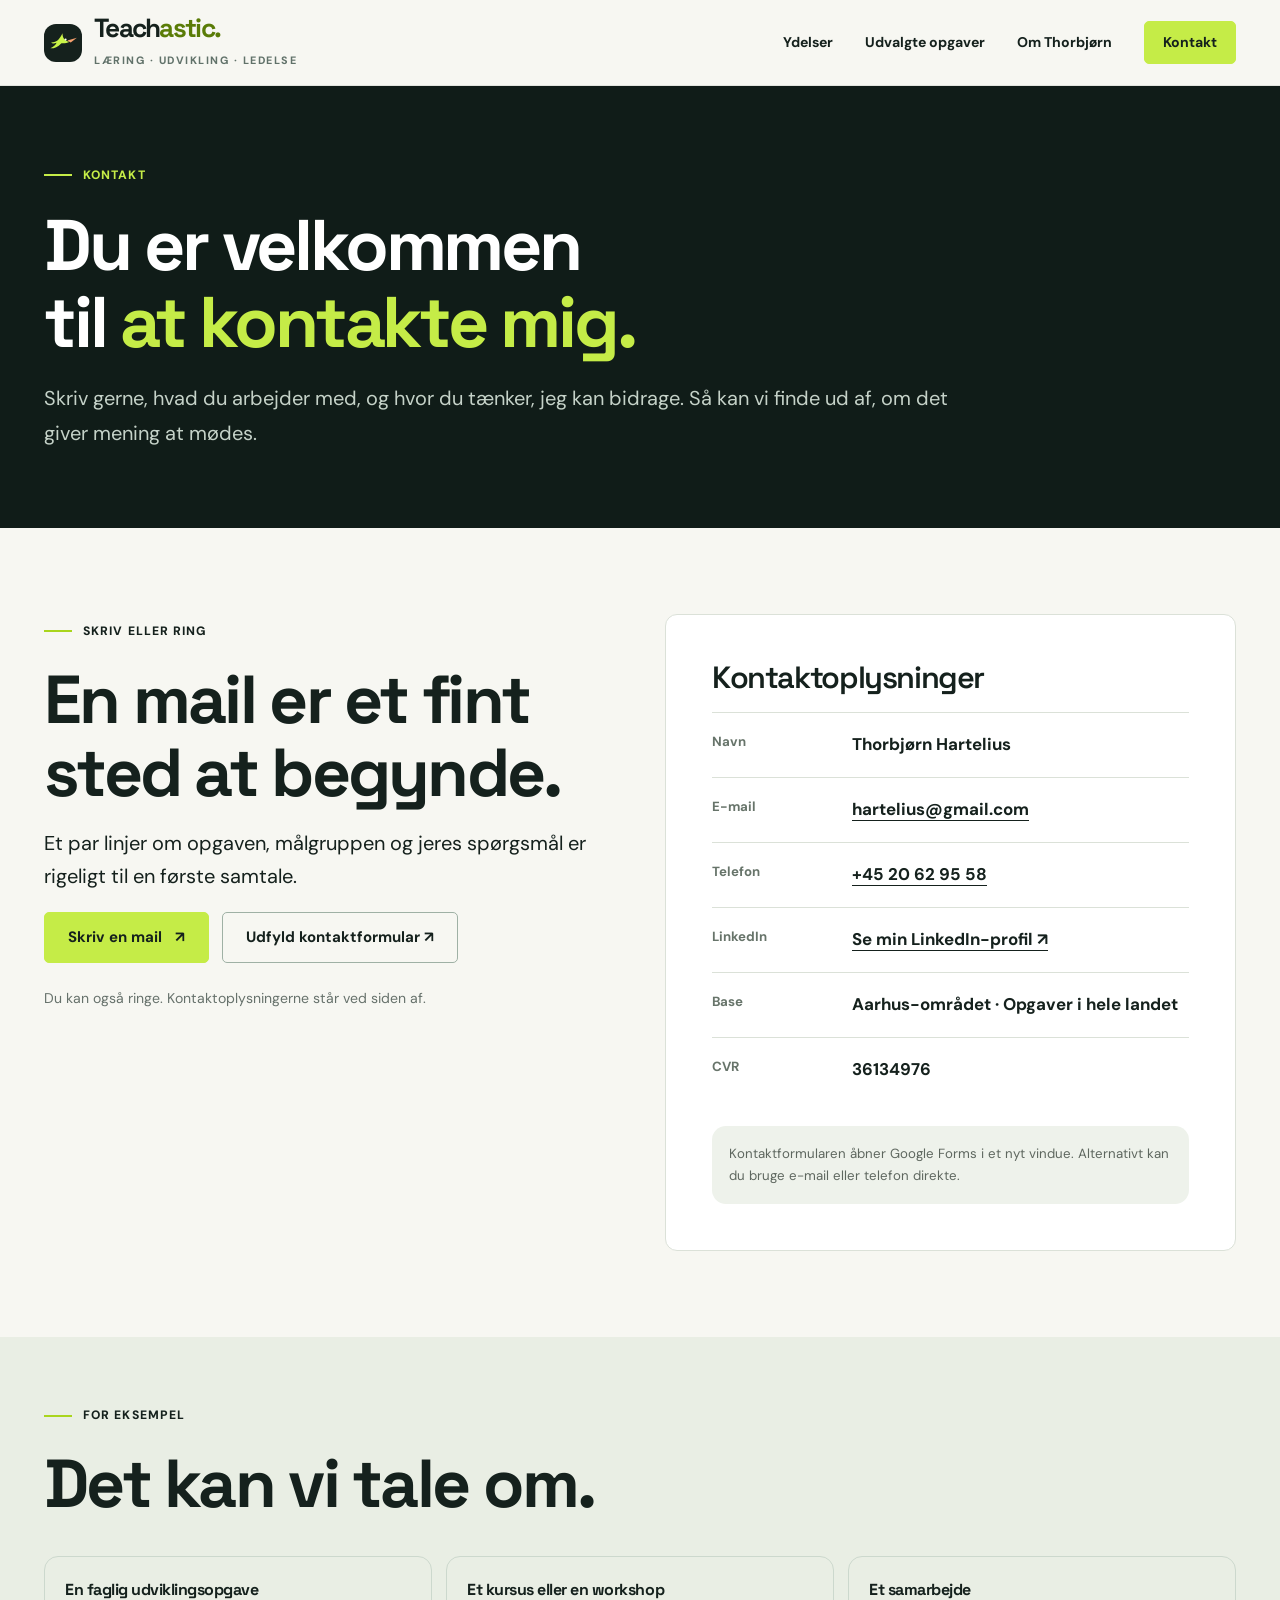
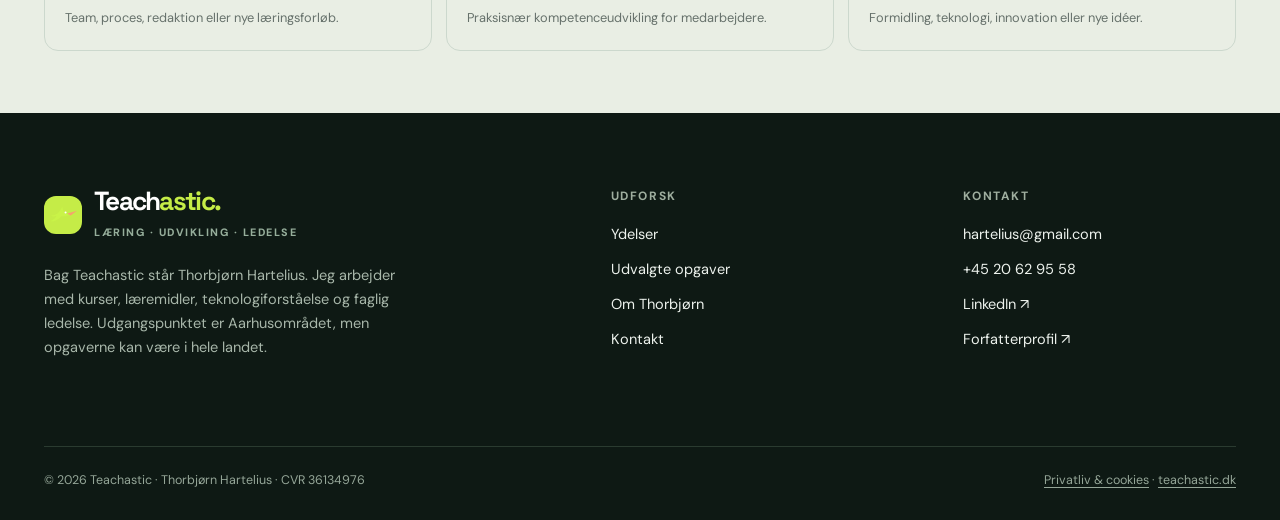
<file: kontakt.html>
<!doctype html><html lang="da"><head><meta charset="utf-8"><meta name="viewport" content="width=device-width,initial-scale=1"><meta name="theme-color" content="#101c18"><meta name="description" content="Kontakt Thorbjørn Hartelius om kompetenceudvikling, workshops, faglig udvikling, teknologiforståelse, AI og formidling. Teachastic i Aarhus-området."><title>Kontakt og samarbejde | Teachastic</title><link rel="canonical" href="https://www.teachastic.dk/kontakt.html"><meta property="og:type" content="website"><meta property="og:locale" content="da_DK"><meta property="og:title" content="Kontakt og samarbejde | Teachastic"><meta property="og:description" content="Kontakt Thorbjørn Hartelius om kompetenceudvikling, workshops, faglig udvikling, teknologiforståelse, AI og formidling. Teachastic i Aarhus-området."><meta property="og:url" content="https://www.teachastic.dk/kontakt.html"><link rel="icon" type="image/svg+xml" href="assets/favicon.svg"><link rel="stylesheet" href="assets/style.css"><script src="assets/site.js" defer></script><script type="application/ld+json">{"@context": "https://schema.org", "@type": "ProfessionalService", "name": "Teachastic", "url": "https://www.teachastic.dk/", "description": "Læring, kompetenceudvikling og ledelse i praksis", "founder": {"@type": "Person", "name": "Thorbjørn Hartelius"}, "areaServed": "Danmark", "email": "hartelius@gmail.com", "telephone": "+45 20 62 95 58"}</script></head><body><a href="#main" class="skip-link">Gå til indhold</a><header class="site-header"><div class="container nav-shell"><a class="brand" href="index.html" aria-label="Teachastic – til forsiden"><span class="brand-icon"><img src="assets/teachastic-bird.svg" alt="" width="33" height="33"></span><span><span class="brand-name">Teach<span class="accent">astic.</span></span><span class="brand-caption">Læring · Udvikling · Ledelse</span></span></a><button type="button" class="menu-toggle" aria-label="Åbn menu" aria-expanded="false" aria-controls="main-navigation"><svg viewBox="0 0 24 24" fill="none" stroke="currentColor" stroke-width="2" aria-hidden="true"><path d="M4 7h16M4 12h16M4 17h16"/></svg></button><nav class="nav-links" id="main-navigation" aria-label="Hovednavigation"><a href="ydelser.html">Ydelser</a><a href="cases.html">Udvalgte opgaver</a><a href="om.html">Om Thorbjørn</a><a href="kontakt.html" aria-current="page" class="button button-solid">Kontakt</a></nav></div></header><main id="main"><section class="page-hero"><div class="container"><span class="eyebrow on-dark">Kontakt</span><h1>Du er velkommen til <em>at kontakte mig.</em></h1><p>Skriv gerne, hvad du arbejder med, og hvor du tænker, jeg kan bidrage. Så kan vi finde ud af, om det giver mening at mødes.</p></div></section><section class="section"><div class="container contact-grid"><div><span class="eyebrow">Skriv eller ring</span><h2>En mail er et fint sted at begynde.</h2><p class="contact-intro">Et par linjer om opgaven, målgruppen og jeres spørgsmål er rigeligt til en første samtale.</p><div class="button-row"><a class="button button-solid" href="mailto:hartelius@gmail.com?subject=Henvendelse%20via%20Teachastic">Skriv en mail <span aria-hidden="true">↗</span></a><a class="button button-outline" href="https://docs.google.com/forms/d/e/1FAIpQLScINQgzRCmCMvqjsUOtpoH6LxCCPBDS__aOolatIZE1QhOfIQ/viewform?usp=send_form" target="_blank" rel="noopener noreferrer">Udfyld kontaktformular ↗</a></div><p class="muted" style="margin-top:24px;font-size:.88rem">Du kan også ringe. Kontaktoplysningerne står ved siden af.</p></div><div class="contact-panel"><h3>Kontaktoplysninger</h3><dl><div class="contact-row"><dt>Navn</dt><dd>Thorbjørn Hartelius</dd></div><div class="contact-row"><dt>E-mail</dt><dd><a href="mailto:hartelius@gmail.com">hartelius@gmail.com</a></dd></div><div class="contact-row"><dt>Telefon</dt><dd><a href="tel:+4520629558">+45 20 62 95 58</a></dd></div><div class="contact-row"><dt>LinkedIn</dt><dd><a href="https://www.linkedin.com/in/thorbj%C3%B8rnhartelius/" target="_blank" rel="noopener noreferrer">Se min LinkedIn-profil ↗</a></dd></div><div class="contact-row"><dt>Base</dt><dd>Aarhus-området · Opgaver i hele landet</dd></div><div class="contact-row"><dt>CVR</dt><dd>36134976</dd></div></dl><div class="contact-external">Kontaktformularen åbner Google Forms i et nyt vindue. Alternativt kan du bruge e-mail eller telefon direkte.</div></div></div></section><section class="section-sm services-zone"><div class="container"><span class="eyebrow">For eksempel</span><h2>Det kan vi tale om.</h2><div class="format-panel"><div><strong>En faglig udviklingsopgave</strong><span>Team, proces, redaktion eller nye læringsforløb.</span></div><div><strong>Et kursus eller en workshop</strong><span>Praksisnær kompetenceudvikling for medarbejdere.</span></div><div><strong>Et samarbejde</strong><span>Formidling, teknologi, innovation eller nye idéer.</span></div></div></div></section></main><footer class="footer"><div class="container"><div class="footer-grid"><div><a class="brand" href="index.html" aria-label="Teachastic – til forsiden"><span class="brand-icon"><img src="assets/teachastic-bird.svg" alt="" width="33" height="33"></span><span><span class="brand-name">Teach<span class="accent">astic.</span></span><span class="brand-caption">Læring · Udvikling · Ledelse</span></span></a><p class="footer-about">Bag Teachastic står Thorbjørn Hartelius. Jeg arbejder med kurser, læremidler, teknologiforståelse og faglig ledelse. Udgangspunktet er Aarhusområdet, men opgaverne kan være i hele landet.</p></div><div><h4>Udforsk</h4><div class="footer-links"><a href="ydelser.html">Ydelser</a><a href="cases.html">Udvalgte opgaver</a><a href="om.html">Om Thorbjørn</a><a href="kontakt.html">Kontakt</a></div></div><div><h4>Kontakt</h4><div class="footer-links"><a href="mailto:hartelius@gmail.com">hartelius@gmail.com</a><a href="tel:+4520629558">+45 20 62 95 58</a><a href="https://www.linkedin.com/in/thorbj%C3%B8rnhartelius/" target="_blank" rel="noopener noreferrer">LinkedIn ↗</a><a href="https://bogbrancheguiden.dk/profil/thorbjoern-hartelius/" target="_blank" rel="noopener noreferrer">Forfatterprofil ↗</a></div></div></div><div class="footer-bottom"><span>© <span id="year">2026</span> Teachastic · Thorbjørn Hartelius · CVR 36134976</span><span><a href="privatliv.html">Privatliv &amp; cookies</a> · <a href="https://www.teachastic.dk/" rel="home">teachastic.dk</a></span></div></div></footer><button type="button" class="back-to-top" aria-label="Til toppen" title="Til toppen">↑</button></body></html>
</file>
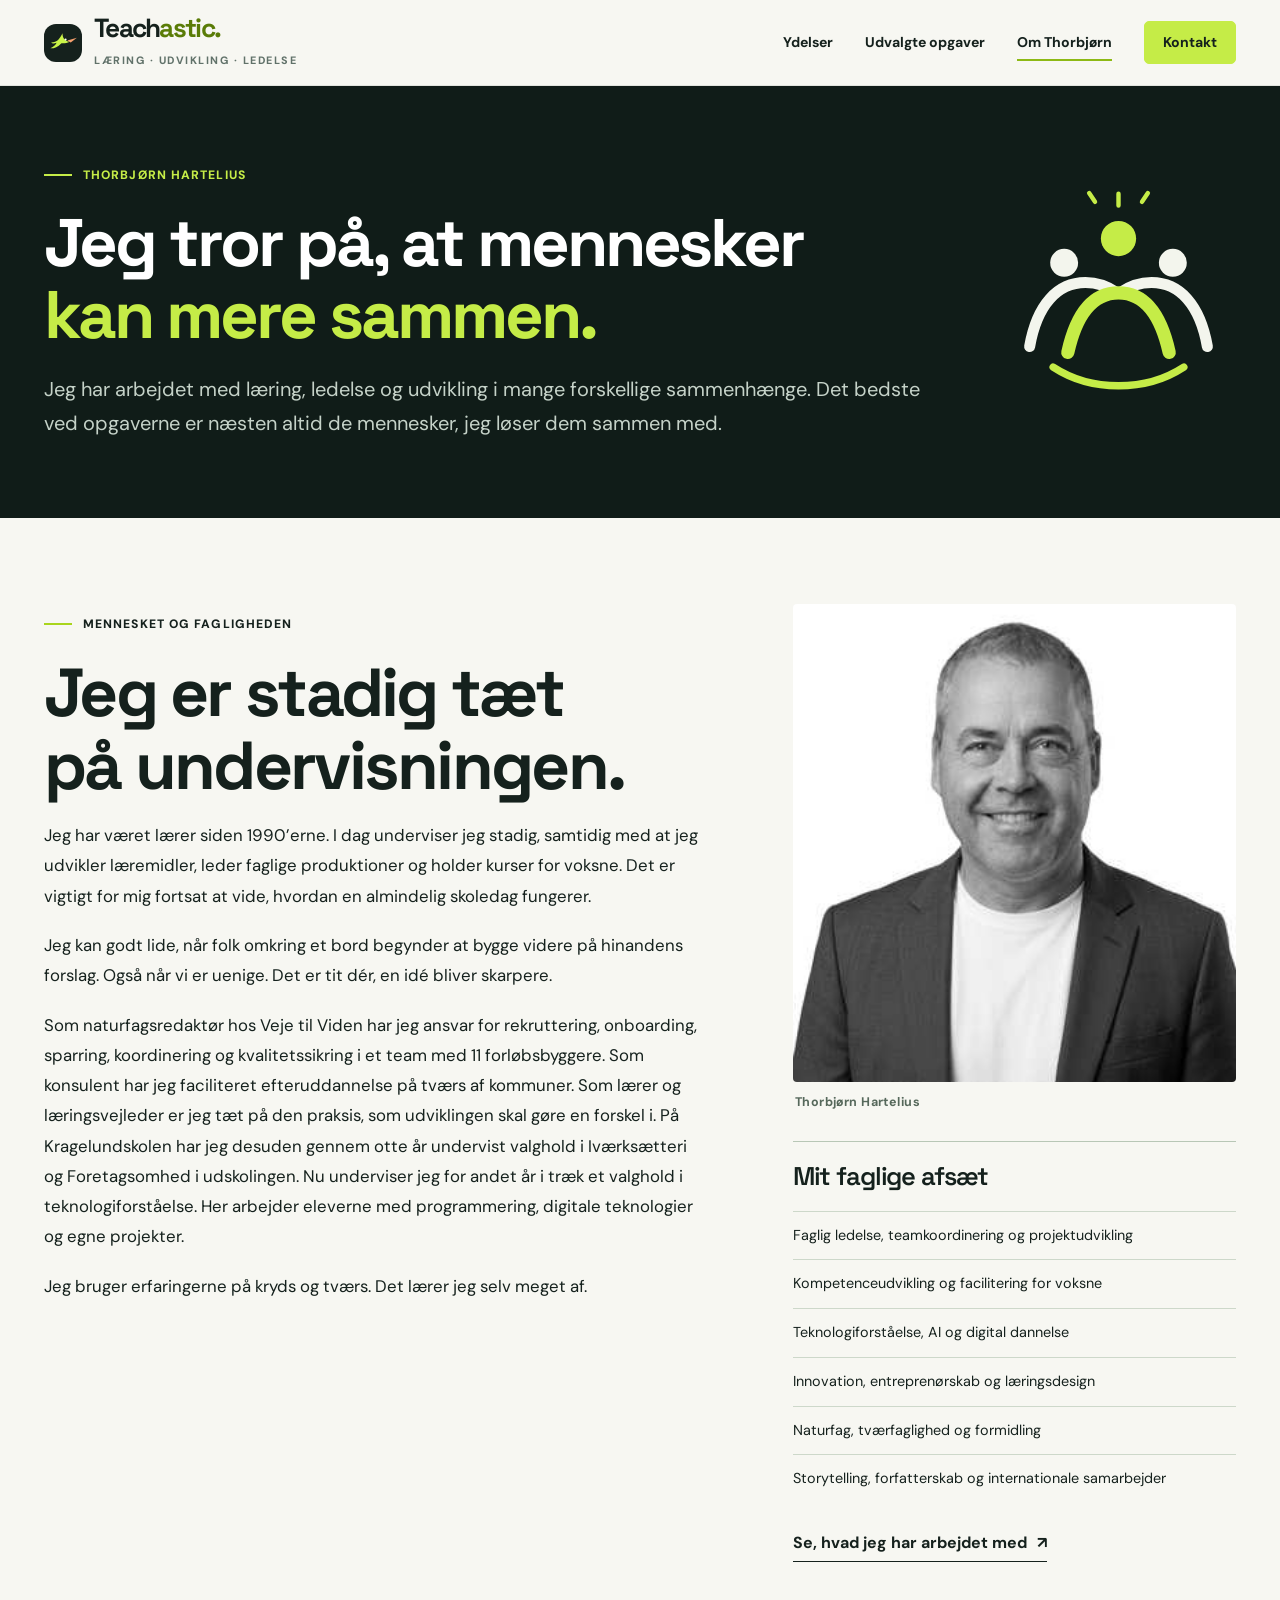
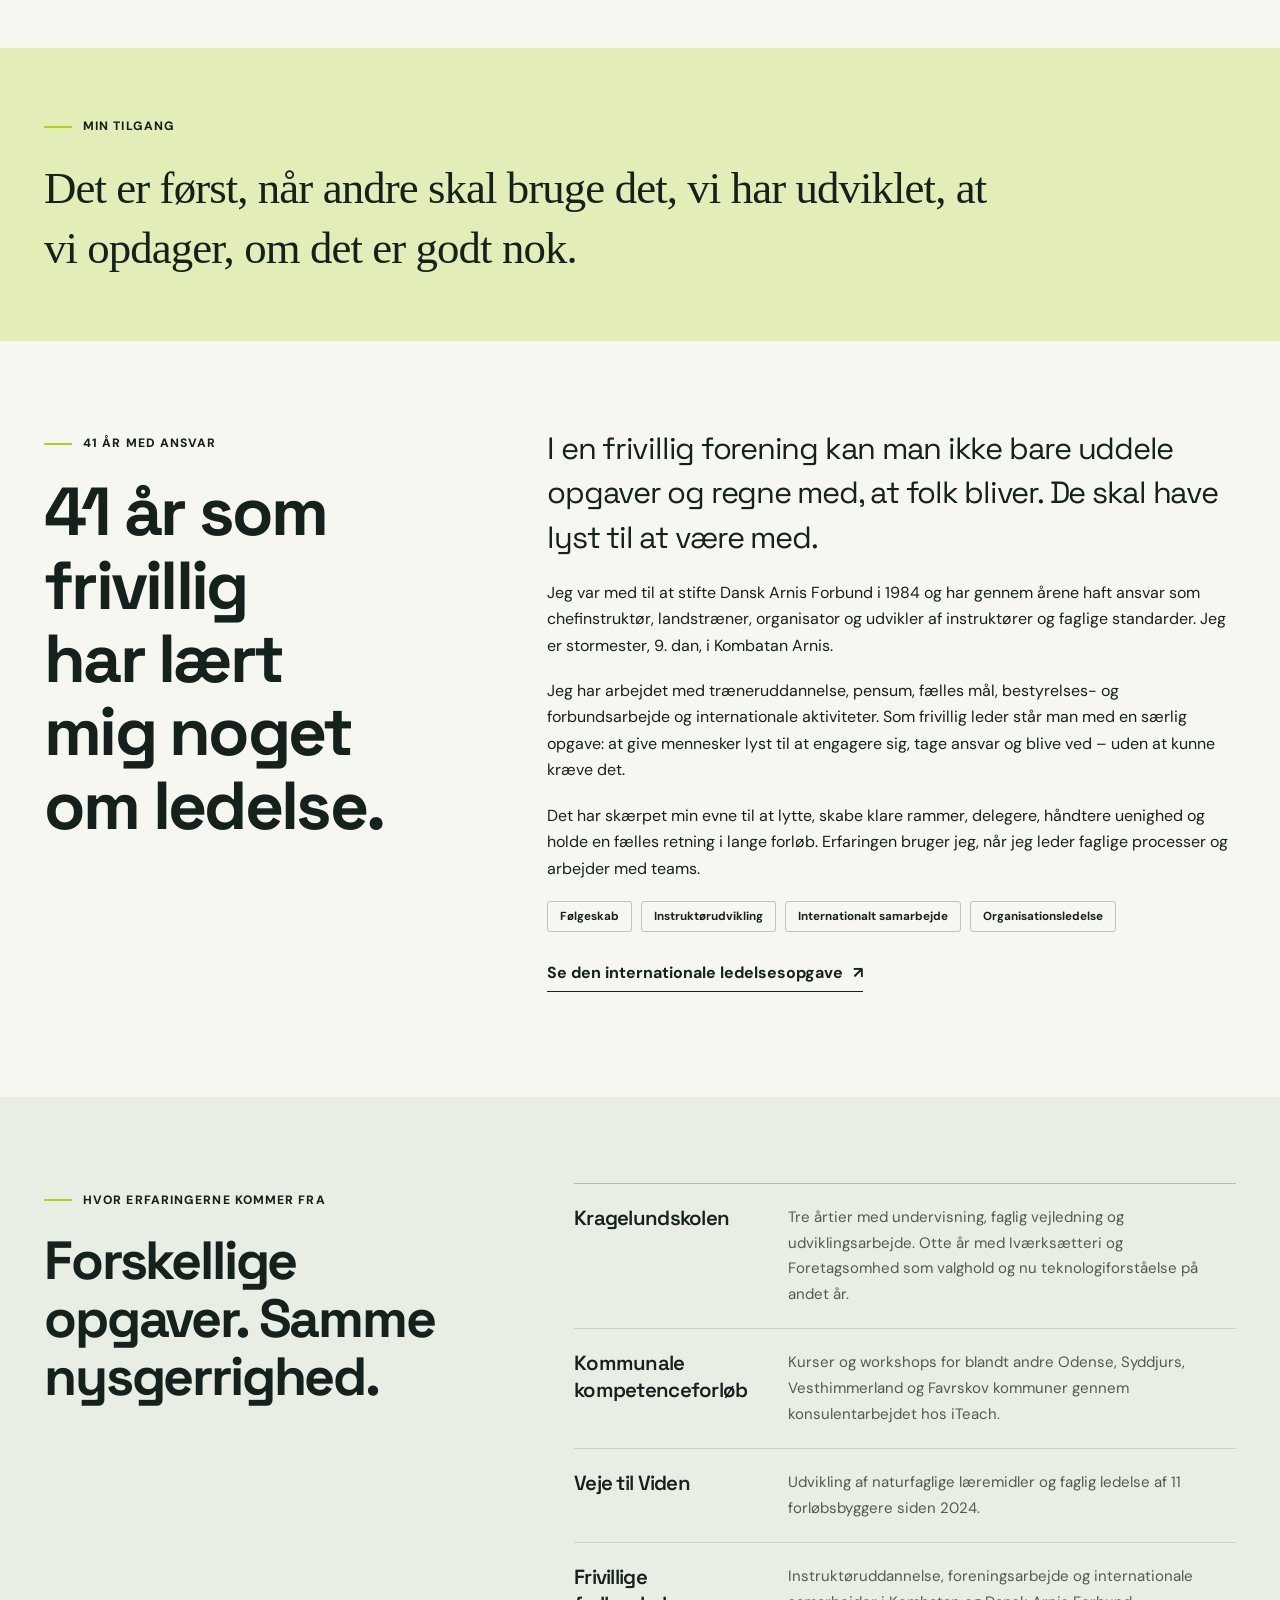
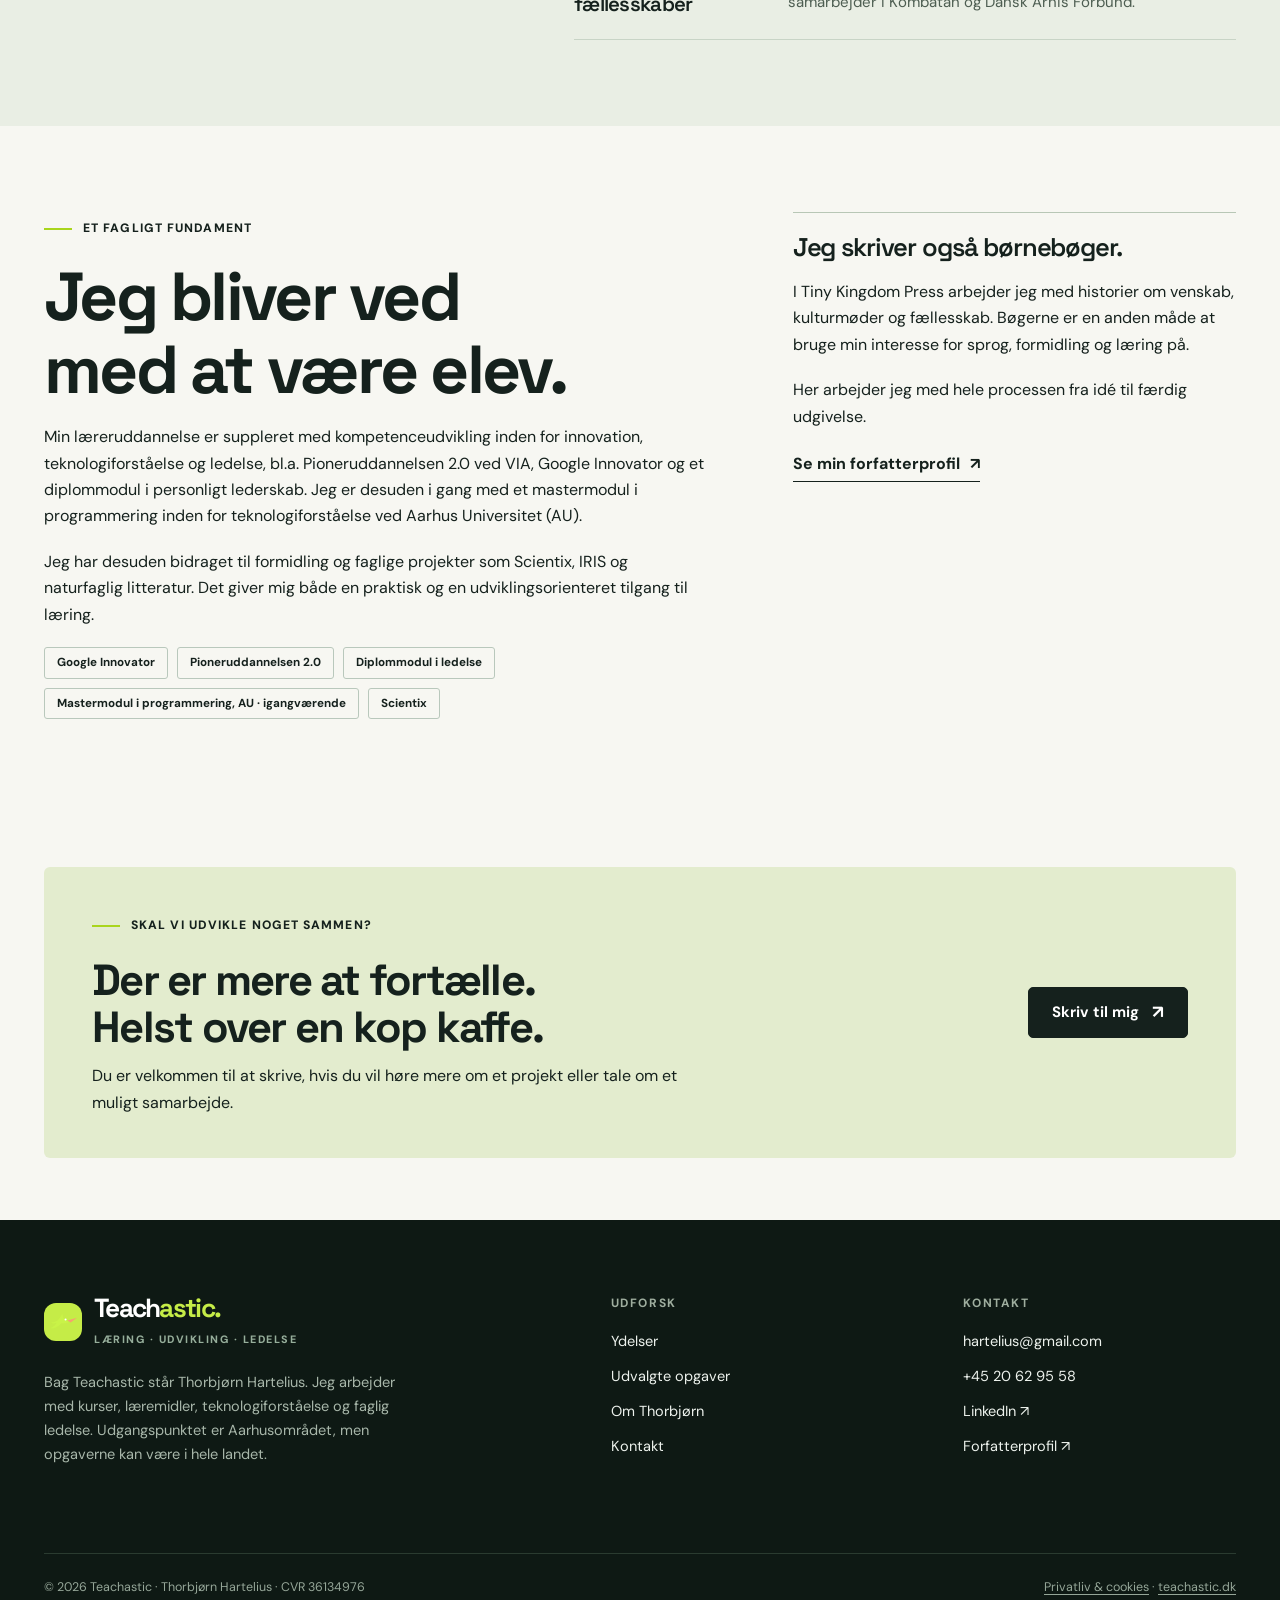
<file: om.html>
<!doctype html><html lang="da"><head><meta charset="utf-8"><meta name="viewport" content="width=device-width,initial-scale=1"><meta name="theme-color" content="#101c18"><meta name="description" content="Thorbjørn Hartelius: lærer, fagredaktør, udviklingskonsulent, forfatter og frivillig leder med 41 års erfaring. Faglig ledelse, læring og innovation."><title>Om Thorbjørn Hartelius | Teachastic</title><link rel="canonical" href="https://www.teachastic.dk/om.html"><meta property="og:type" content="website"><meta property="og:locale" content="da_DK"><meta property="og:title" content="Om Thorbjørn Hartelius | Teachastic"><meta property="og:description" content="Thorbjørn Hartelius: lærer, fagredaktør, udviklingskonsulent, forfatter og frivillig leder med 41 års erfaring. Faglig ledelse, læring og innovation."><meta property="og:url" content="https://www.teachastic.dk/om.html"><link rel="icon" type="image/svg+xml" href="assets/favicon.svg"><link rel="stylesheet" href="assets/style.css"><script src="assets/site.js" defer></script><script type="application/ld+json">{"@context": "https://schema.org", "@type": "ProfessionalService", "name": "Teachastic", "url": "https://www.teachastic.dk/", "description": "Læring, kompetenceudvikling og ledelse i praksis", "founder": {"@type": "Person", "name": "Thorbjørn Hartelius"}, "areaServed": "Danmark", "email": "hartelius@gmail.com", "telephone": "+45 20 62 95 58"}</script></head><body><a href="#main" class="skip-link">Gå til indhold</a><header class="site-header"><div class="container nav-shell"><a class="brand" href="index.html" aria-label="Teachastic – til forsiden"><span class="brand-icon"><img src="assets/teachastic-bird.svg" alt="" width="33" height="33"></span><span><span class="brand-name">Teach<span class="accent">astic.</span></span><span class="brand-caption">Læring · Udvikling · Ledelse</span></span></a><button type="button" class="menu-toggle" aria-label="Åbn menu" aria-expanded="false" aria-controls="main-navigation"><svg viewBox="0 0 24 24" fill="none" stroke="currentColor" stroke-width="2" aria-hidden="true"><path d="M4 7h16M4 12h16M4 17h16"/></svg></button><nav class="nav-links" id="main-navigation" aria-label="Hovednavigation"><a href="ydelser.html">Ydelser</a><a href="cases.html">Udvalgte opgaver</a><a href="om.html" aria-current="page">Om Thorbjørn</a><a href="kontakt.html" class="button button-solid">Kontakt</a></nav></div></header><main id="main"><section class="page-hero about-page-hero"><div class="container about-page-hero-grid"><div class="about-page-hero-copy"><span class="eyebrow on-dark">Thorbjørn Hartelius</span><h1>Jeg tror på, at mennesker <em>kan mere sammen.</em></h1><p>Jeg har arbejdet med læring, ledelse og udvikling i mange forskellige sammenhænge. Det bedste ved opgaverne er næsten altid de mennesker, jeg løser dem sammen med.</p></div><div class="about-page-hero-symbol"><img src="assets/faellesskab.svg" alt="Tre mennesker, der skaber noget sammen" width="320" height="320"></div></div></section><section class="section"><div class="container bio-grid"><div class="bio-copy"><span class="eyebrow">Mennesket og fagligheden</span><h2>Jeg er stadig tæt på undervisningen.</h2><p>Jeg har været lærer siden 1990’erne. I dag underviser jeg stadig, samtidig med at jeg udvikler læremidler, leder faglige produktioner og holder kurser for voksne. Det er vigtigt for mig fortsat at vide, hvordan en almindelig skoledag fungerer.</p><p>Jeg kan godt lide, når folk omkring et bord begynder at bygge videre på hinandens forslag. Også når vi er uenige. Det er tit dér, en idé bliver skarpere.</p><p>Som naturfagsredaktør hos Veje til Viden har jeg ansvar for rekruttering, onboarding, sparring, koordinering og kvalitetssikring i et team med 11 forløbsbyggere. Som konsulent har jeg faciliteret efteruddannelse på tværs af kommuner. Som lærer og læringsvejleder er jeg tæt på den praksis, som udviklingen skal gøre en forskel i. På Kragelundskolen har jeg desuden gennem otte år undervist valghold i Iværksætteri og Foretagsomhed i udskolingen. Nu underviser jeg for andet år i træk et valghold i teknologiforståelse. Her arbejder eleverne med programmering, digitale teknologier og egne projekter.</p><p>Jeg bruger erfaringerne på kryds og tværs. Det lærer jeg selv meget af.</p></div><aside class="bio-aside"><figure class="bio-portrait"><img src="assets/thorbjoern-portraet.jpg" alt="Sort-hvidt portræt af Thorbjørn Hartelius" width="320" height="345" loading="lazy" decoding="async"><figcaption>Thorbjørn Hartelius</figcaption></figure><h3>Mit faglige afsæt</h3><ul><li>Faglig ledelse, teamkoordinering og projektudvikling</li><li>Kompetenceudvikling og facilitering for voksne</li><li>Teknologiforståelse, AI og digital dannelse</li><li>Innovation, entreprenørskab og læringsdesign</li><li>Naturfag, tværfaglighed og formidling</li><li>Storytelling, forfatterskab og internationale samarbejder</li></ul><div style="margin-top:25px"><a class="text-link" href="cases.html">Se, hvad jeg har arbejdet med <span aria-hidden="true">↗</span></a></div></aside></div></section>
<section class="story-pull"><div class="container"><span class="eyebrow">Min tilgang</span><p>Det er først, når andre skal bruge det, vi har udviklet, at vi opdager, om det er godt nok.</p></div></section>
<section class="section" id="frivillig"><div class="container intro-layout"><div><span class="eyebrow">41 år med ansvar</span><h2>41 år som frivillig har lært mig noget om ledelse.</h2></div><div><p class="intro-lead">I en frivillig forening kan man ikke bare uddele opgaver og regne med, at folk bliver. De skal have lyst til at være med.</p><p>Jeg var med til at stifte Dansk Arnis Forbund i 1984 og har gennem årene haft ansvar som chefinstruktør, landstræner, organisator og udvikler af instruktører og faglige standarder. Jeg er stormester, 9. dan, i Kombatan Arnis.</p><p>Jeg har arbejdet med træneruddannelse, pensum, fælles mål, bestyrelses- og forbundsarbejde og internationale aktiviteter. Som frivillig leder står man med en særlig opgave: at give mennesker lyst til at engagere sig, tage ansvar og blive ved – uden at kunne kræve det.</p><p>Det har skærpet min evne til at lytte, skabe klare rammer, delegere, håndtere uenighed og holde en fælles retning i lange forløb. Erfaringen bruger jeg, når jeg leder faglige processer og arbejder med teams.</p><div class="tags"><span>Følgeskab</span><span>Instruktørudvikling</span><span>Internationalt samarbejde</span><span>Organisationsledelse</span></div><p style="margin-top:26px"><a class="text-link" href="cases.html#arnis">Se den internationale ledelsesopgave <span aria-hidden="true">↗</span></a></p></div></div></section>
<section class="section services-zone context-section"><div class="container"><div class="intro-layout"><div><span class="eyebrow">Hvor erfaringerne kommer fra</span><h2>Forskellige opgaver. Samme nysgerrighed.</h2></div><div class="context-list"><div><h3>Kragelundskolen</h3><p>Tre årtier med undervisning, faglig vejledning og udviklingsarbejde. Otte år med Iværksætteri og Foretagsomhed som valghold og nu teknologiforståelse på andet år.</p></div><div><h3>Kommunale kompetenceforløb</h3><p>Kurser og workshops for blandt andre Odense, Syddjurs, Vesthimmerland og Favrskov kommuner gennem konsulentarbejdet hos iTeach.</p></div><div><h3>Veje til Viden</h3><p>Udvikling af naturfaglige læremidler og faglig ledelse af 11 forløbsbyggere siden 2024.</p></div><div><h3>Frivillige fællesskaber</h3><p>Instruktøruddannelse, foreningsarbejde og internationale samarbejder i Kombatan og Dansk Arnis Forbund.</p></div></div></div></div></section>
<section class="section"><div class="container bio-grid"><div><span class="eyebrow">Et fagligt fundament</span><h2>Jeg bliver ved med at være elev.</h2><p>Min læreruddannelse er suppleret med kompetenceudvikling inden for innovation, teknologiforståelse og ledelse, bl.a. Pioneruddannelsen 2.0 ved VIA, Google Innovator og et diplommodul i personligt lederskab. Jeg er desuden i gang med et mastermodul i programmering inden for teknologiforståelse ved Aarhus Universitet (AU).</p><p>Jeg har desuden bidraget til formidling og faglige projekter som Scientix, IRIS og naturfaglig litteratur. Det giver mig både en praktisk og en udviklingsorienteret tilgang til læring.</p><div class="tags"><span>Google Innovator</span><span>Pioneruddannelsen 2.0</span><span>Diplommodul i ledelse</span><span>Mastermodul i programmering, AU · igangværende</span><span>Scientix</span></div></div><div class="bio-aside"><h3>Jeg skriver også børnebøger.</h3><p>I Tiny Kingdom Press arbejder jeg med historier om venskab, kulturmøder og fællesskab. Bøgerne er en anden måde at bruge min interesse for sprog, formidling og læring på.</p><p>Her arbejder jeg med hele processen fra idé til færdig udgivelse.</p><a class="text-link" href="https://bogbrancheguiden.dk/profil/thorbjoern-hartelius/" target="_blank" rel="noopener noreferrer">Se min forfatterprofil <span aria-hidden="true">↗</span></a></div></div></section><section class="section-sm"><div class="container"><div class="cta-band"><div><span class="eyebrow">Skal vi udvikle noget sammen?</span><h2>Der er mere at fortælle. Helst over en kop kaffe.</h2><p>Du er velkommen til at skrive, hvis du vil høre mere om et projekt eller tale om et muligt samarbejde.</p></div><div class="button-row"><a class="button button-dark" href="kontakt.html">Skriv til mig <span class="arrow" aria-hidden="true">↗</span></a></div></div></div></section></main><footer class="footer"><div class="container"><div class="footer-grid"><div><a class="brand" href="index.html" aria-label="Teachastic – til forsiden"><span class="brand-icon"><img src="assets/teachastic-bird.svg" alt="" width="33" height="33"></span><span><span class="brand-name">Teach<span class="accent">astic.</span></span><span class="brand-caption">Læring · Udvikling · Ledelse</span></span></a><p class="footer-about">Bag Teachastic står Thorbjørn Hartelius. Jeg arbejder med kurser, læremidler, teknologiforståelse og faglig ledelse. Udgangspunktet er Aarhusområdet, men opgaverne kan være i hele landet.</p></div><div><h4>Udforsk</h4><div class="footer-links"><a href="ydelser.html">Ydelser</a><a href="cases.html">Udvalgte opgaver</a><a href="om.html">Om Thorbjørn</a><a href="kontakt.html">Kontakt</a></div></div><div><h4>Kontakt</h4><div class="footer-links"><a href="mailto:hartelius@gmail.com">hartelius@gmail.com</a><a href="tel:+4520629558">+45 20 62 95 58</a><a href="https://www.linkedin.com/in/thorbj%C3%B8rnhartelius/" target="_blank" rel="noopener noreferrer">LinkedIn ↗</a><a href="https://bogbrancheguiden.dk/profil/thorbjoern-hartelius/" target="_blank" rel="noopener noreferrer">Forfatterprofil ↗</a></div></div></div><div class="footer-bottom"><span>© <span id="year">2026</span> Teachastic · Thorbjørn Hartelius · CVR 36134976</span><span><a href="privatliv.html">Privatliv &amp; cookies</a> · <a href="https://www.teachastic.dk/" rel="home">teachastic.dk</a></span></div></div></footer><button type="button" class="back-to-top" aria-label="Til toppen" title="Til toppen">↑</button></body></html>
</file>
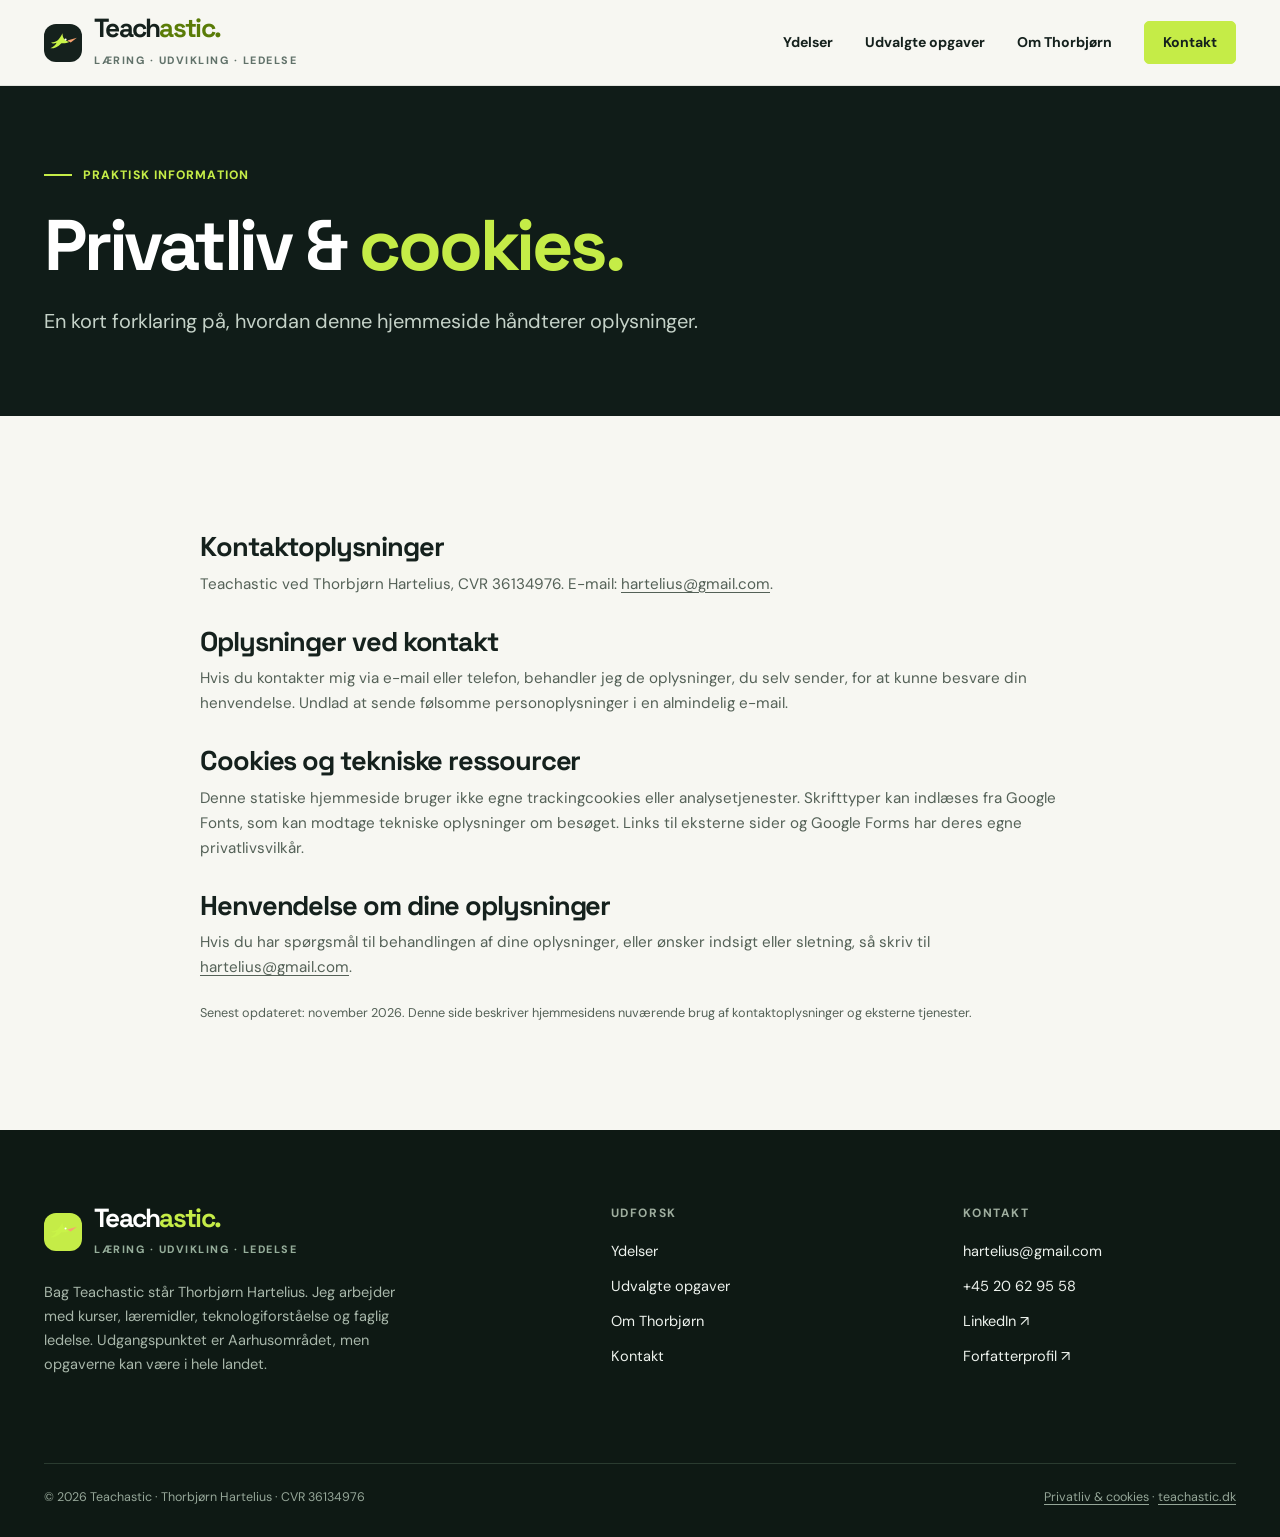
<file: privatliv.html>
<!doctype html><html lang="da"><head><meta charset="utf-8"><meta name="viewport" content="width=device-width,initial-scale=1"><meta name="theme-color" content="#101c18"><meta name="description" content="Information om privatliv, cookies og kontakt hos Teachastic."><title>Privatliv og cookies | Teachastic</title><link rel="canonical" href="https://www.teachastic.dk/privatliv.html"><meta property="og:type" content="website"><meta property="og:locale" content="da_DK"><meta property="og:title" content="Privatliv og cookies | Teachastic"><meta property="og:description" content="Information om privatliv, cookies og kontakt hos Teachastic."><meta property="og:url" content="https://www.teachastic.dk/privatliv.html"><link rel="icon" type="image/svg+xml" href="assets/favicon.svg"><link rel="stylesheet" href="assets/style.css"><script src="assets/site.js" defer></script><script type="application/ld+json">{"@context": "https://schema.org", "@type": "ProfessionalService", "name": "Teachastic", "url": "https://www.teachastic.dk/", "description": "Læring, kompetenceudvikling og ledelse i praksis", "founder": {"@type": "Person", "name": "Thorbjørn Hartelius"}, "areaServed": "Danmark", "email": "hartelius@gmail.com", "telephone": "+45 20 62 95 58"}</script></head><body><a href="#main" class="skip-link">Gå til indhold</a><header class="site-header"><div class="container nav-shell"><a class="brand" href="index.html" aria-label="Teachastic – til forsiden"><span class="brand-icon"><img src="assets/teachastic-bird.svg" alt="" width="33" height="33"></span><span><span class="brand-name">Teach<span class="accent">astic.</span></span><span class="brand-caption">Læring · Udvikling · Ledelse</span></span></a><button type="button" class="menu-toggle" aria-label="Åbn menu" aria-expanded="false" aria-controls="main-navigation"><svg viewBox="0 0 24 24" fill="none" stroke="currentColor" stroke-width="2" aria-hidden="true"><path d="M4 7h16M4 12h16M4 17h16"/></svg></button><nav class="nav-links" id="main-navigation" aria-label="Hovednavigation"><a href="ydelser.html">Ydelser</a><a href="cases.html">Udvalgte opgaver</a><a href="om.html">Om Thorbjørn</a><a href="kontakt.html" class="button button-solid">Kontakt</a></nav></div></header><main id="main"><section class="page-hero"><div class="container"><span class="eyebrow on-dark">Praktisk information</span><h1>Privatliv &amp; <em>cookies.</em></h1><p>En kort forklaring på, hvordan denne hjemmeside håndterer oplysninger.</p></div></section><section class="section"><div class="container legal-text"><h2>Kontaktoplysninger</h2><p>Teachastic ved Thorbjørn Hartelius, CVR 36134976. E-mail: <a href="mailto:hartelius@gmail.com">hartelius@gmail.com</a>.</p><h2>Oplysninger ved kontakt</h2><p>Hvis du kontakter mig via e-mail eller telefon, behandler jeg de oplysninger, du selv sender, for at kunne besvare din henvendelse. Undlad at sende følsomme personoplysninger i en almindelig e-mail.</p><h2>Cookies og tekniske ressourcer</h2><p>Denne statiske hjemmeside bruger ikke egne trackingcookies eller analysetjenester. Skrifttyper kan indlæses fra Google Fonts, som kan modtage tekniske oplysninger om besøget. Links til eksterne sider og Google Forms har deres egne privatlivsvilkår.</p><h2>Henvendelse om dine oplysninger</h2><p>Hvis du har spørgsmål til behandlingen af dine oplysninger, eller ønsker indsigt eller sletning, så skriv til <a href="mailto:hartelius@gmail.com">hartelius@gmail.com</a>.</p><p><small>Senest opdateret: november 2026. Denne side beskriver hjemmesidens nuværende brug af kontaktoplysninger og eksterne tjenester.</small></p></div></section></main><footer class="footer"><div class="container"><div class="footer-grid"><div><a class="brand" href="index.html" aria-label="Teachastic – til forsiden"><span class="brand-icon"><img src="assets/teachastic-bird.svg" alt="" width="33" height="33"></span><span><span class="brand-name">Teach<span class="accent">astic.</span></span><span class="brand-caption">Læring · Udvikling · Ledelse</span></span></a><p class="footer-about">Bag Teachastic står Thorbjørn Hartelius. Jeg arbejder med kurser, læremidler, teknologiforståelse og faglig ledelse. Udgangspunktet er Aarhusområdet, men opgaverne kan være i hele landet.</p></div><div><h4>Udforsk</h4><div class="footer-links"><a href="ydelser.html">Ydelser</a><a href="cases.html">Udvalgte opgaver</a><a href="om.html">Om Thorbjørn</a><a href="kontakt.html">Kontakt</a></div></div><div><h4>Kontakt</h4><div class="footer-links"><a href="mailto:hartelius@gmail.com">hartelius@gmail.com</a><a href="tel:+4520629558">+45 20 62 95 58</a><a href="https://www.linkedin.com/in/thorbj%C3%B8rnhartelius/" target="_blank" rel="noopener noreferrer">LinkedIn ↗</a><a href="https://bogbrancheguiden.dk/profil/thorbjoern-hartelius/" target="_blank" rel="noopener noreferrer">Forfatterprofil ↗</a></div></div></div><div class="footer-bottom"><span>© <span id="year">2026</span> Teachastic · Thorbjørn Hartelius · CVR 36134976</span><span><a href="privatliv.html">Privatliv &amp; cookies</a> · <a href="https://www.teachastic.dk/" rel="home">teachastic.dk</a></span></div></div></footer><button type="button" class="back-to-top" aria-label="Til toppen" title="Til toppen">↑</button></body></html>
</file>
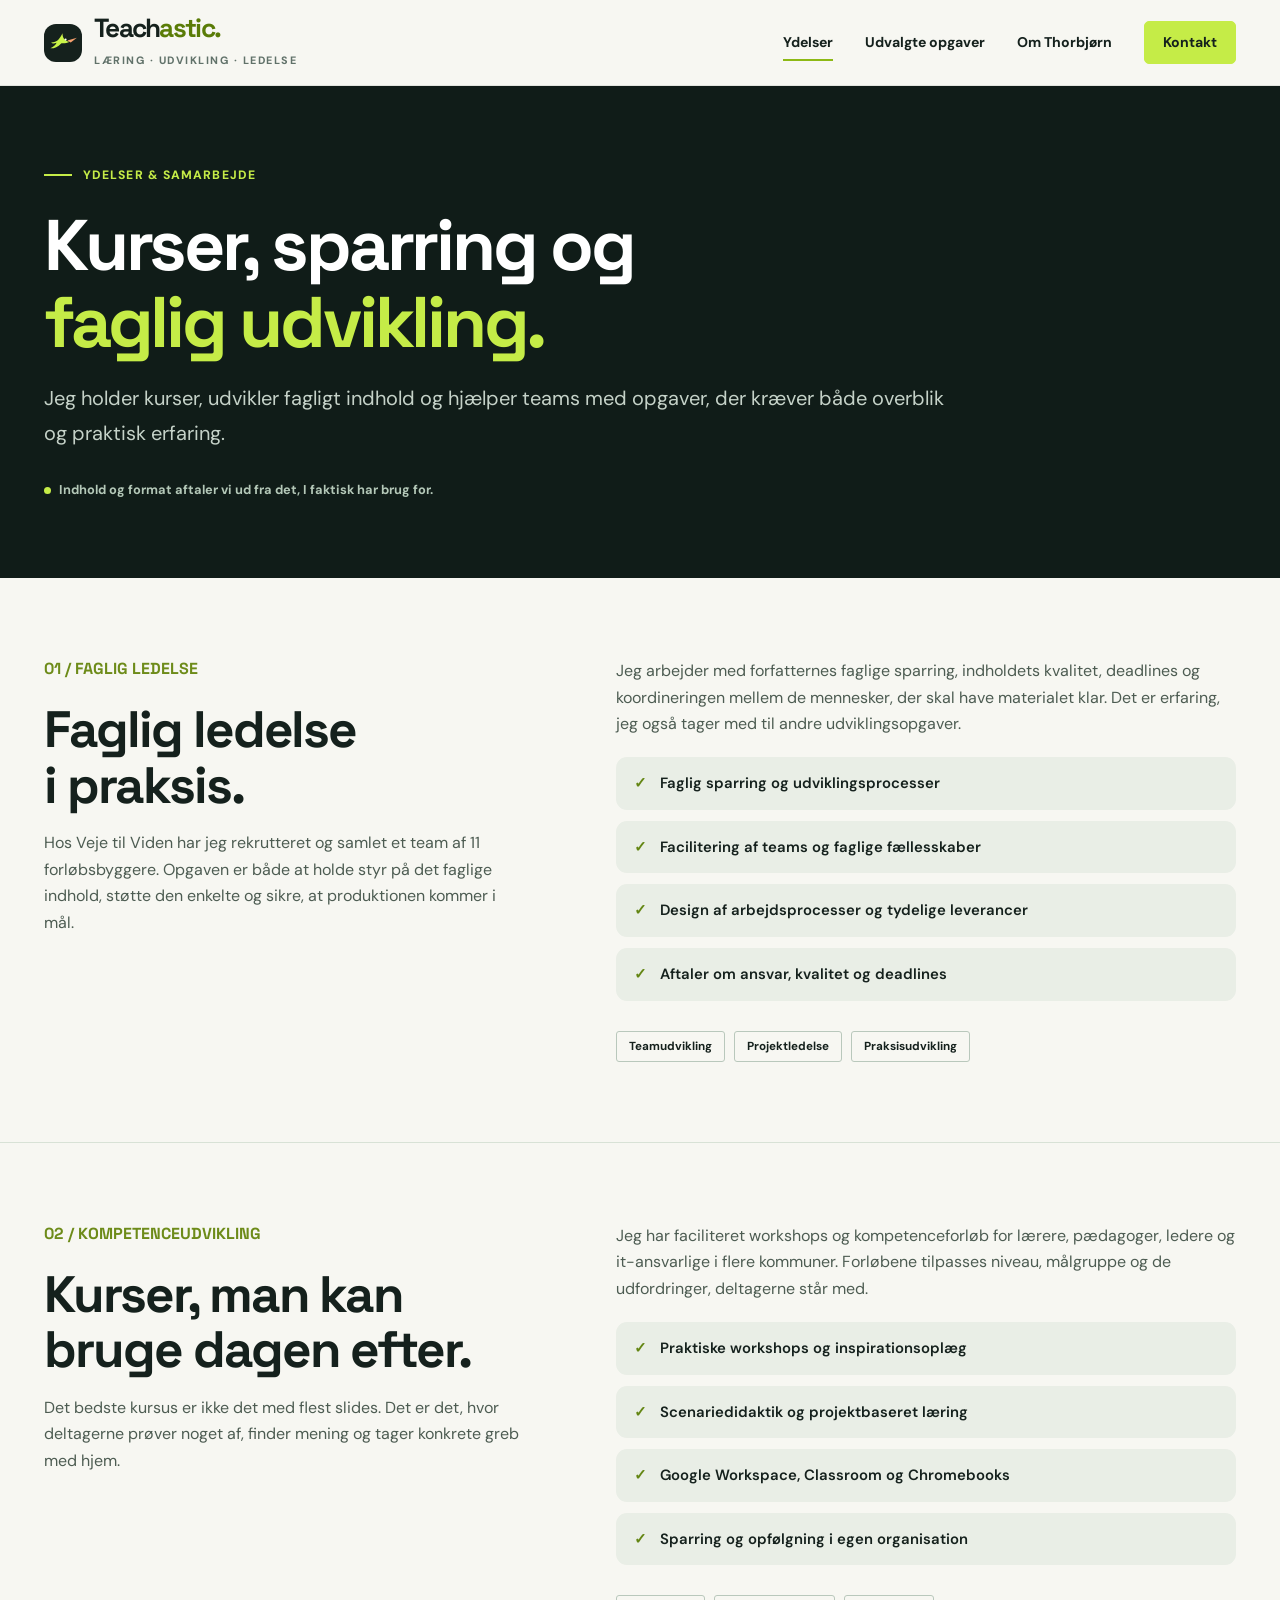
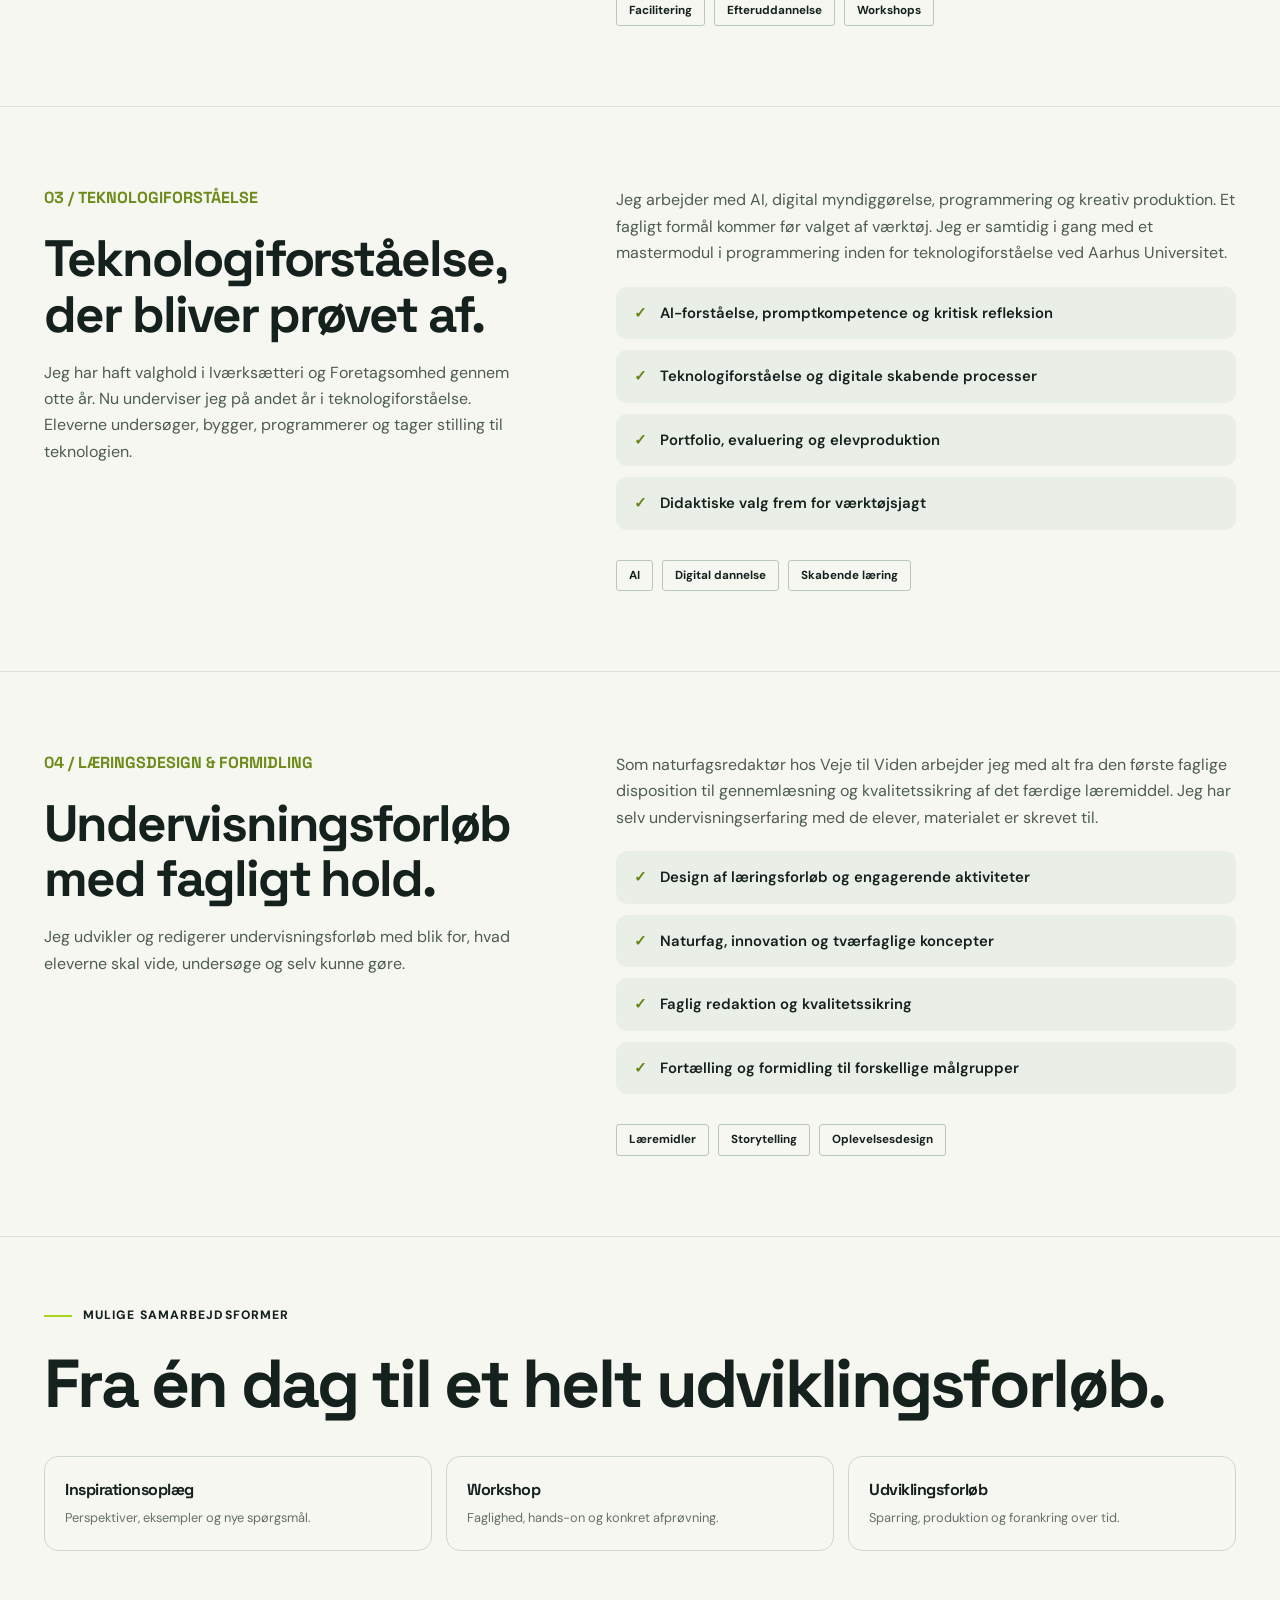
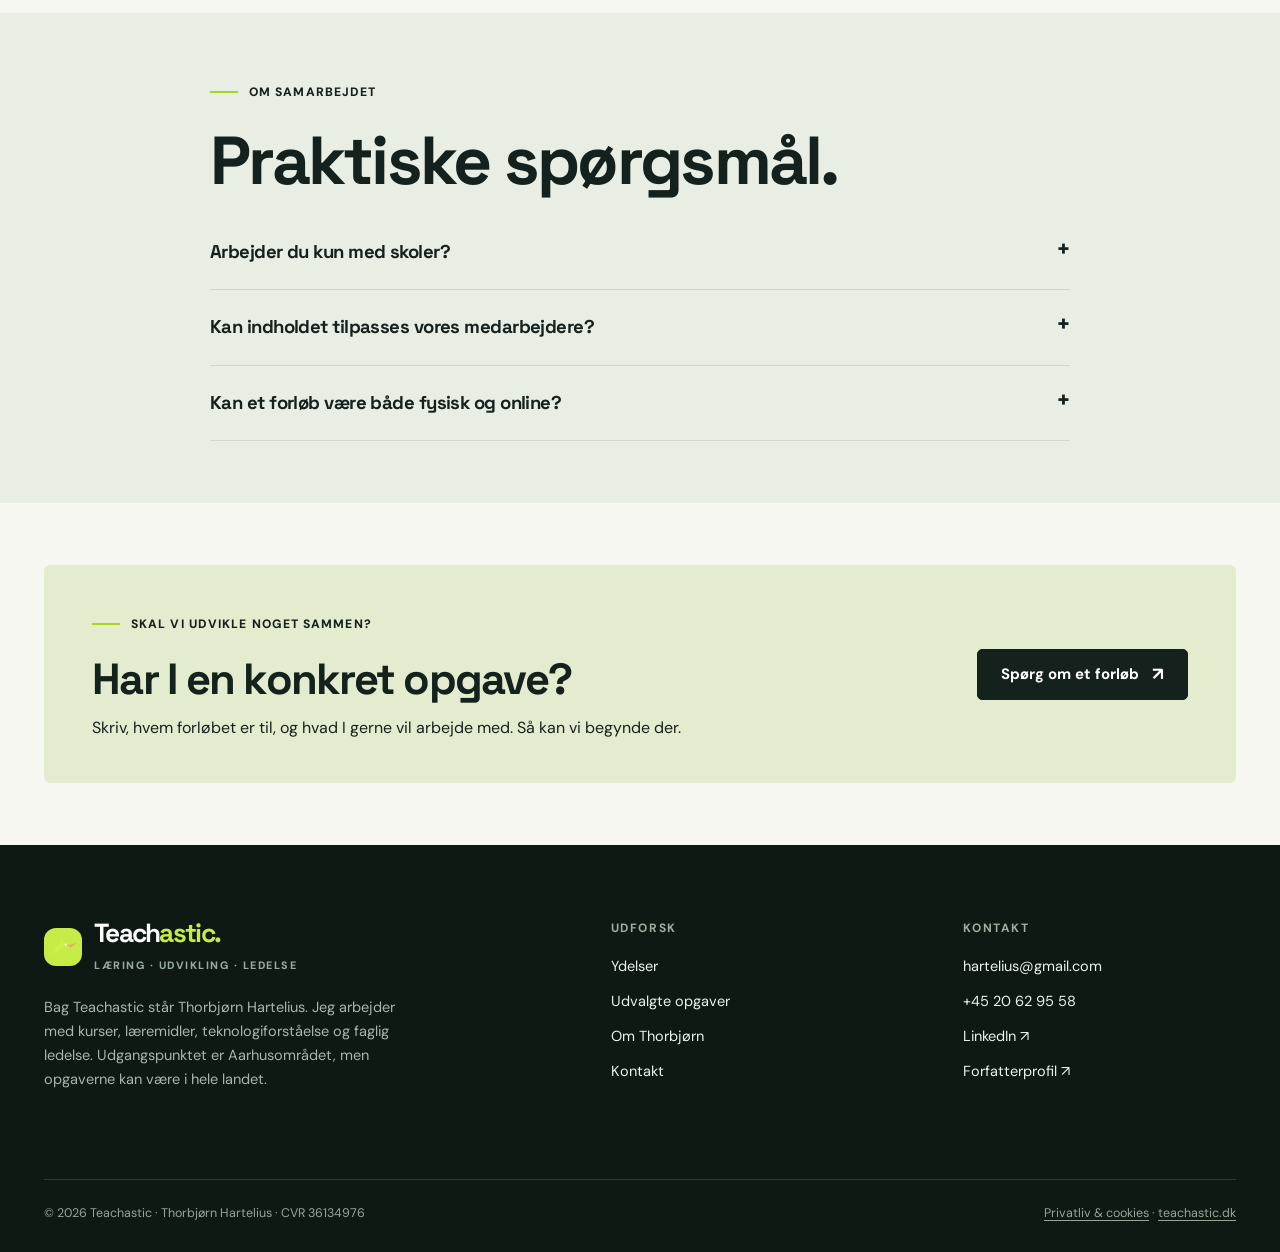
<file: ydelser.html>
<!doctype html><html lang="da"><head><meta charset="utf-8"><meta name="viewport" content="width=device-width,initial-scale=1"><meta name="theme-color" content="#101c18"><meta name="description" content="Skræddersyede kurser, workshops og udviklingsforløb inden for faglig ledelse, kompetenceudvikling, teknologiforståelse, AI, læringsdesign og formidling."><title>Kurser og kompetenceudvikling | Teachastic</title><link rel="canonical" href="https://www.teachastic.dk/ydelser.html"><meta property="og:type" content="website"><meta property="og:locale" content="da_DK"><meta property="og:title" content="Ydelser og samarbejde | Teachastic"><meta property="og:description" content="Skræddersyede kurser, workshops og udviklingsforløb inden for faglig ledelse, kompetenceudvikling, teknologiforståelse, AI, læringsdesign og formidling."><meta property="og:url" content="https://www.teachastic.dk/ydelser.html"><link rel="icon" type="image/svg+xml" href="assets/favicon.svg"><link rel="stylesheet" href="assets/style.css"><script src="assets/site.js" defer></script><script type="application/ld+json">{"@context": "https://schema.org", "@type": "ProfessionalService", "name": "Teachastic", "url": "https://www.teachastic.dk/", "description": "Læring, kompetenceudvikling og ledelse i praksis", "founder": {"@type": "Person", "name": "Thorbjørn Hartelius"}, "areaServed": "Danmark", "email": "hartelius@gmail.com", "telephone": "+45 20 62 95 58"}</script></head><body><a href="#main" class="skip-link">Gå til indhold</a><header class="site-header"><div class="container nav-shell"><a class="brand" href="index.html" aria-label="Teachastic – til forsiden"><span class="brand-icon"><img src="assets/teachastic-bird.svg" alt="" width="33" height="33"></span><span><span class="brand-name">Teach<span class="accent">astic.</span></span><span class="brand-caption">Læring · Udvikling · Ledelse</span></span></a><button type="button" class="menu-toggle" aria-label="Åbn menu" aria-expanded="false" aria-controls="main-navigation"><svg viewBox="0 0 24 24" fill="none" stroke="currentColor" stroke-width="2" aria-hidden="true"><path d="M4 7h16M4 12h16M4 17h16"/></svg></button><nav class="nav-links" id="main-navigation" aria-label="Hovednavigation"><a href="ydelser.html" aria-current="page">Ydelser</a><a href="cases.html">Udvalgte opgaver</a><a href="om.html">Om Thorbjørn</a><a href="kontakt.html" class="button button-solid">Kontakt</a></nav></div></header><main id="main"><section class="page-hero"><div class="container"><span class="eyebrow on-dark">Ydelser &amp; samarbejde</span><h1>Kurser, sparring og <em>faglig udvikling.</em></h1><p>Jeg holder kurser, udvikler fagligt indhold og hjælper teams med opgaver, der kræver både overblik og praktisk erfaring.</p><div class="hero-tag"><span></span>Indhold og format aftaler vi ud fra det, I faktisk har brug for.</div></div></section>
<section class="service-detail" id="ledelse"><div class="container service-detail-grid"><div><span class="number">01 / FAGLIG LEDELSE</span><h2>Faglig ledelse i praksis.</h2><p>Hos Veje til Viden har jeg rekrutteret og samlet et team af 11 forløbsbyggere. Opgaven er både at holde styr på det faglige indhold, støtte den enkelte og sikre, at produktionen kommer i mål.</p></div><div><p>Jeg arbejder med forfatternes faglige sparring, indholdets kvalitet, deadlines og koordineringen mellem de mennesker, der skal have materialet klar. Det er erfaring, jeg også tager med til andre udviklingsopgaver.</p><ul class="feature-list"><li>Faglig sparring og udviklingsprocesser</li><li>Facilitering af teams og faglige fællesskaber</li><li>Design af arbejdsprocesser og tydelige leverancer</li><li>Aftaler om ansvar, kvalitet og deadlines</li></ul><div class="tags"><span>Teamudvikling</span><span>Projektledelse</span><span>Praksisudvikling</span></div></div></div></section>
<section class="service-detail" id="kompetence"><div class="container service-detail-grid"><div><span class="number">02 / KOMPETENCEUDVIKLING</span><h2>Kurser, man kan bruge dagen efter.</h2><p>Det bedste kursus er ikke det med flest slides. Det er det, hvor deltagerne prøver noget af, finder mening og tager konkrete greb med hjem.</p></div><div><p>Jeg har faciliteret workshops og kompetenceforløb for lærere, pædagoger, ledere og it-ansvarlige i flere kommuner. Forløbene tilpasses niveau, målgruppe og de udfordringer, deltagerne står med.</p><ul class="feature-list"><li>Praktiske workshops og inspirationsoplæg</li><li>Scenariedidaktik og projektbaseret læring</li><li>Google Workspace, Classroom og Chromebooks</li><li>Sparring og opfølgning i egen organisation</li></ul><div class="tags"><span>Facilitering</span><span>Efteruddannelse</span><span>Workshops</span></div></div></div></section>
<section class="service-detail" id="teknologi"><div class="container service-detail-grid"><div><span class="number">03 / TEKNOLOGIFORSTÅELSE</span><h2>Teknologiforståelse, der bliver prøvet af.</h2><p>Jeg har haft valghold i Iværksætteri og Foretagsomhed gennem otte år. Nu underviser jeg på andet år i teknologiforståelse. Eleverne undersøger, bygger, programmerer og tager stilling til teknologien.</p></div><div><p>Jeg arbejder med AI, digital myndiggørelse, programmering og kreativ produktion. Et fagligt formål kommer før valget af værktøj. Jeg er samtidig i gang med et mastermodul i programmering inden for teknologiforståelse ved Aarhus Universitet.</p><ul class="feature-list"><li>AI-forståelse, promptkompetence og kritisk refleksion</li><li>Teknologiforståelse og digitale skabende processer</li><li>Portfolio, evaluering og elevproduktion</li><li>Didaktiske valg frem for værktøjsjagt</li></ul><div class="tags"><span>AI</span><span>Digital dannelse</span><span>Skabende læring</span></div></div></div></section>
<section class="service-detail" id="formidling"><div class="container service-detail-grid"><div><span class="number">04 / LÆRINGSDESIGN &amp; FORMIDLING</span><h2>Undervisningsforløb med fagligt hold.</h2><p>Jeg udvikler og redigerer undervisningsforløb med blik for, hvad eleverne skal vide, undersøge og selv kunne gøre.</p></div><div><p>Som naturfagsredaktør hos Veje til Viden arbejder jeg med alt fra den første faglige disposition til gennemlæsning og kvalitetssikring af det færdige læremiddel. Jeg har selv undervisningserfaring med de elever, materialet er skrevet til.</p><ul class="feature-list"><li>Design af læringsforløb og engagerende aktiviteter</li><li>Naturfag, innovation og tværfaglige koncepter</li><li>Faglig redaktion og kvalitetssikring</li><li>Fortælling og formidling til forskellige målgrupper</li></ul><div class="tags"><span>Læremidler</span><span>Storytelling</span><span>Oplevelsesdesign</span></div></div></div></section>
<section class="section-sm"><div class="container"><span class="eyebrow">Mulige samarbejdsformer</span><h2>Fra én dag til et helt udviklingsforløb.</h2><div class="format-panel"><div><strong>Inspirationsoplæg</strong><span>Perspektiver, eksempler og nye spørgsmål.</span></div><div><strong>Workshop</strong><span>Faglighed, hands-on og konkret afprøvning.</span></div><div><strong>Udviklingsforløb</strong><span>Sparring, produktion og forankring over tid.</span></div></div></div></section>
<section class="section-sm services-zone"><div class="container faq narrow"><span class="eyebrow">Om samarbejdet</span><h2>Praktiske spørgsmål.</h2><details><summary>Arbejder du kun med skoler?</summary><p>Nej. Mit afsæt er undervisning og læring, men metoderne bruges også i kulturinstitutioner, organisationer og teams, der vil udvikle praksis og styrke faglig formidling.</p></details><details><summary>Kan indholdet tilpasses vores medarbejdere?</summary><p>Ja. Jeg starter med at forstå deltagernes behov og deres rammer. Format og ambitionsniveau formes derefter.</p></details><details><summary>Kan et forløb være både fysisk og online?</summary><p>Ja. Jeg har erfaring med både fremmødekurser, online workshops, webinarer og forløb med opfølgning.</p></details></div></section><section class="section-sm"><div class="container"><div class="cta-band"><div><span class="eyebrow">Skal vi udvikle noget sammen?</span><h2>Har I en konkret opgave?</h2><p>Skriv, hvem forløbet er til, og hvad I gerne vil arbejde med. Så kan vi begynde der.</p></div><div class="button-row"><a class="button button-dark" href="kontakt.html">Spørg om et forløb <span class="arrow" aria-hidden="true">↗</span></a></div></div></div></section></main><footer class="footer"><div class="container"><div class="footer-grid"><div><a class="brand" href="index.html" aria-label="Teachastic – til forsiden"><span class="brand-icon"><img src="assets/teachastic-bird.svg" alt="" width="33" height="33"></span><span><span class="brand-name">Teach<span class="accent">astic.</span></span><span class="brand-caption">Læring · Udvikling · Ledelse</span></span></a><p class="footer-about">Bag Teachastic står Thorbjørn Hartelius. Jeg arbejder med kurser, læremidler, teknologiforståelse og faglig ledelse. Udgangspunktet er Aarhusområdet, men opgaverne kan være i hele landet.</p></div><div><h4>Udforsk</h4><div class="footer-links"><a href="ydelser.html">Ydelser</a><a href="cases.html">Udvalgte opgaver</a><a href="om.html">Om Thorbjørn</a><a href="kontakt.html">Kontakt</a></div></div><div><h4>Kontakt</h4><div class="footer-links"><a href="mailto:hartelius@gmail.com">hartelius@gmail.com</a><a href="tel:+4520629558">+45 20 62 95 58</a><a href="https://www.linkedin.com/in/thorbj%C3%B8rnhartelius/" target="_blank" rel="noopener noreferrer">LinkedIn ↗</a><a href="https://bogbrancheguiden.dk/profil/thorbjoern-hartelius/" target="_blank" rel="noopener noreferrer">Forfatterprofil ↗</a></div></div></div><div class="footer-bottom"><span>© <span id="year">2026</span> Teachastic · Thorbjørn Hartelius · CVR 36134976</span><span><a href="privatliv.html">Privatliv &amp; cookies</a> · <a href="https://www.teachastic.dk/" rel="home">teachastic.dk</a></span></div></div></footer><button type="button" class="back-to-top" aria-label="Til toppen" title="Til toppen">↑</button></body></html>
</file>
<file: assets/style.css>
/* Teachastic — visuel identitet 2026 */
@import url('https://fonts.googleapis.com/css2?family=DM+Sans:wght@400;500;600;700&family=Space+Grotesk:wght@400;500;600;700&display=swap');
:root{--ink:#15211d;--ink-2:#20312a;--deep:#101c18;--green:#c5ec47;--green-2:#a9d51d;--paper:#f7f7f2;--cream:#f0f1e9;--white:#fff;--muted:#66716b;--line:#dbe1d8;--orange:#f6a27b;--lav:#cbc6fb;--radius:22px;--shadow:0 18px 44px rgba(11,28,20,.12);--container:1200px}
*,*::before,*::after{box-sizing:border-box}html{scroll-behavior:smooth;scroll-padding-top:95px}body{margin:0;background:var(--paper);color:var(--ink);font-family:'DM Sans',Arial,sans-serif;font-size:16px;line-height:1.65;-webkit-font-smoothing:antialiased}img{display:block;max-width:100%}a{color:inherit;text-decoration:none}button{font:inherit;cursor:pointer}strong{font-weight:700}p{margin:0 0 1.2rem}ul{margin-top:0}h1,h2,h3,h4{font-family:'Space Grotesk','DM Sans',Arial,sans-serif;letter-spacing:-.045em;line-height:1.08;margin:0 0 1.1rem;text-wrap:balance}h1{font-size:clamp(3.25rem,7.2vw,7.6rem);font-weight:700}h2{font-size:clamp(2.5rem,5.3vw,5.3rem);font-weight:700}h3{font-size:clamp(1.5rem,2.4vw,2.35rem);font-weight:600}h4{font-size:1.17rem}::selection{background:var(--green);color:var(--ink)}:focus-visible{outline:3px solid #8daefc;outline-offset:4px}.skip-link{position:absolute;left:12px;top:-70px;z-index:200;background:var(--green);padding:12px 17px;border-radius:9px}.skip-link:focus{top:12px}.container{width:min(var(--container),calc(100% - 88px));margin-inline:auto}.narrow{max-width:860px}.section{padding:110px 0}.section-sm{padding:78px 0}.section-header{display:flex;align-items:end;justify-content:space-between;gap:35px;margin-bottom:46px}.section-header p{max-width:430px;color:var(--muted);margin-bottom:8px}.eyebrow{display:inline-flex;align-items:center;gap:11px;letter-spacing:.13em;text-transform:uppercase;font-weight:800;font-size:.72rem;line-height:1.4;margin-bottom:23px}.eyebrow::before{content:'';width:28px;height:2px;background:var(--green-2)}.eyebrow.on-dark{color:var(--green)}.eyebrow.on-dark:before{background:var(--green)}.muted{color:var(--muted)}.on-dark-text{color:#d3dbd5}.text-link{display:inline-flex;align-items:center;gap:10px;font-weight:700;border-bottom:1px solid currentColor;padding:2px 0 4px;transition:gap .2s}.text-link:hover{gap:17px}.text-link.light{color:var(--green)}.button{display:inline-flex;align-items:center;justify-content:center;gap:13px;min-height:52px;border-radius:100px;padding:12px 23px;font-size:.94rem;font-weight:700;transition:transform .2s,background .2s,box-shadow .2s;white-space:normal;text-align:center}.button:hover{transform:translateY(-2px)}.button-solid{background:var(--green);color:var(--ink);border:1px solid var(--green)}.button-solid:hover{background:#e0ff6e;box-shadow:0 10px 25px #c5ec4730}.button-dark{background:var(--ink);color:#fff;border:1px solid var(--ink)}.button-outline{background:transparent;border:1px solid #9fb1a5;color:var(--ink)}.button-outline-light{background:transparent;border:1px solid #ffffff63;color:#fff}.button-row{display:flex;flex-wrap:wrap;align-items:center;gap:13px}.arrow{font-size:1.2em;line-height:1}.pill{font-size:.73rem;letter-spacing:.06em;text-transform:uppercase;font-weight:800;padding:6px 12px;border:1px solid #d7dfd5;border-radius:50px;display:inline-block}.card-arrow{width:40px;height:40px;border:1px solid #c9d5cb;border-radius:50%;display:grid;place-items:center;flex:none;font-size:1.25rem;transition:transform .2s,background .2s}.card-link:hover .card-arrow{transform:rotate(-40deg);background:var(--green);border-color:var(--green)}
/* Header */
.site-header{height:86px;position:sticky;top:0;z-index:100;background:rgba(247,247,242,.96);border-bottom:1px solid rgba(18,42,28,.09);backdrop-filter:blur(14px)}.nav-shell{height:100%;display:flex;align-items:center;justify-content:space-between;gap:20px}.brand{display:flex;align-items:center;gap:12px;flex:none}.brand-icon{height:38px;width:38px;display:grid;place-items:center;background:var(--ink);border-radius:12px;color:var(--green)}.brand-icon svg{width:29px;height:29px}.brand-name{font-family:'Space Grotesk',sans-serif;font-size:1.64rem;font-weight:700;letter-spacing:-.065em;line-height:1}.brand-name .accent{color:#7da900}.brand-caption{display:block;text-transform:uppercase;letter-spacing:.16em;font-weight:800;font-size:.51rem;color:#61726a;margin-top:6px}.nav-links{display:flex;align-items:center;gap:32px;margin-left:auto}.nav-links a{font-size:.88rem;font-weight:700;position:relative}.nav-links a:not(.button)::after{content:'';position:absolute;left:0;bottom:-7px;width:0;height:2px;background:#8db915;transition:width .2s}.nav-links a:hover::after,.nav-links a[aria-current='page']::after{width:100%}.nav-links .button{min-height:43px;padding:9px 18px}.menu-toggle{display:none;background:none;border:1px solid #c8d1ca;width:44px;height:44px;border-radius:50%;align-items:center;justify-content:center;color:var(--ink)}.menu-toggle svg{width:22px}
/* Home Hero */
.hero{background:var(--deep);color:white;overflow:hidden;position:relative}.hero::before{content:'';position:absolute;right:-110px;top:-170px;width:650px;height:650px;background:radial-gradient(circle,rgba(197,236,71,.14),transparent 65%);pointer-events:none}.hero .container{padding-top:92px;padding-bottom:84px}.hero-grid{display:grid;grid-template-columns:1.04fr .96fr;gap:56px;align-items:center}.hero h1{max-width:760px}.hero h1 .bright{color:var(--green)}.hero-intro{max-width:590px;font-size:clamp(1.04rem,1.65vw,1.23rem);line-height:1.7;color:#cbd4cc;margin-bottom:30px}.hero-note{display:flex;align-items:center;gap:13px;color:#b9c6bb;font-size:.82rem;margin-top:35px}.hero-note .line{width:45px;height:1px;background:#9aa89a}.hero-art{position:relative;min-height:630px}.hero-photo{position:absolute;inset:15px 26px 70px 20px;border-radius:170px 22px 22px 22px;overflow:hidden;background:linear-gradient(120deg,#74846a,#313f37)}.hero-photo img{width:100%;height:100%;object-fit:cover;object-position:center;filter:saturate(.84)}.hero-photo::after{content:'';position:absolute;inset:0;background:linear-gradient(180deg,transparent 36%,#101c18bb 100%)}.hero-caption{position:absolute;bottom:100px;left:50px;right:70px;z-index:2;font-family:'Space Grotesk',sans-serif;font-size:clamp(1.35rem,2.5vw,2.4rem);font-weight:600;line-height:1.18;letter-spacing:-.03em}.hero-orbit{position:absolute;right:0;top:0;border:1px solid #d3ea7c80;width:150px;height:150px;border-radius:50%;display:grid;place-items:center;z-index:4;background:#1d2b22ea;transform:rotate(9deg)}.hero-orbit span{text-align:center;font-size:.7rem;line-height:1.4;font-weight:800;letter-spacing:.12em;text-transform:uppercase;color:var(--green)}.hero-sticker{position:absolute;bottom:11px;right:1px;z-index:5;background:var(--green);color:var(--ink);width:260px;padding:21px 25px;border-radius:16px;box-shadow:var(--shadow);transform:rotate(-4deg)}.hero-sticker b{display:block;font:700 1.2rem 'Space Grotesk',sans-serif;letter-spacing:-.04em}.hero-sticker span{font-size:.82rem;line-height:1.4;display:block;margin-top:5px}.micro{font-size:.7rem;letter-spacing:.1em;text-transform:uppercase;font-weight:800}.stats-strip{background:#e9eddf;border-bottom:1px solid var(--line)}.stats-grid{display:grid;grid-template-columns:repeat(4,1fr)}.stat{padding:32px 22px 28px;border-right:1px solid #d1d9c8}.stat:first-child{padding-left:0}.stat:last-child{border:0}.stat b{display:block;font:700 clamp(2rem,3.7vw,3.2rem) 'Space Grotesk';letter-spacing:-.065em;line-height:1.1}.stat span{display:block;font-size:.79rem;color:#59685e;max-width:180px;line-height:1.4;margin-top:8px}
/* modular sections */
.intro-layout{display:grid;grid-template-columns:.75fr 1.25fr;gap:90px}.intro-layout .intro-lead{font-size:clamp(1.35rem,2.4vw,2rem);font-family:'Space Grotesk',sans-serif;letter-spacing:-.04em;line-height:1.45}.step-line{display:grid;grid-template-columns:repeat(3,1fr);gap:16px;margin-top:43px}.step{border-top:2px solid #b8cdb5;padding-top:19px}.step-number{font:700 1rem 'Space Grotesk';color:#8fac13}.step h4{font-family:'DM Sans',sans-serif;letter-spacing:0;margin:9px 0 6px}.step p{font-size:.86rem;color:var(--muted)}.services-zone{background:#e9eee4}.service-grid{display:grid;grid-template-columns:repeat(2,minmax(0,1fr));gap:18px}.service-card{position:relative;border-radius:var(--radius);padding:36px;min-height:340px;display:flex;flex-direction:column;justify-content:space-between;overflow:hidden;transition:transform .25s,box-shadow .25s}.service-card:hover{transform:translateY(-5px);box-shadow:var(--shadow)}.service-card:nth-child(1){background:#182b20;color:#fff}.service-card:nth-child(2){background:#d9e99e;color:var(--ink)}.service-card:nth-child(3){background:#eddbce;color:var(--ink)}.service-card:nth-child(4){background:#dcdcef;color:var(--ink)}.service-top{display:flex;justify-content:space-between;align-items:start;gap:16px}.service-card .service-index{font-size:.78rem;letter-spacing:.15em;font-weight:700;opacity:.75}.service-card h3{max-width:430px;margin-bottom:12px}.service-card p{max-width:415px;line-height:1.5;font-size:.95rem}.service-card:nth-child(1) .card-arrow{border-color:#afc8b6;color:#fff}.service-card:nth-child(1):hover .card-arrow{color:var(--ink)}.service-shape{position:absolute;width:160px;height:160px;border:1px solid currentColor;opacity:.13;right:-35px;top:70px;border-radius:45px;transform:rotate(35deg);pointer-events:none}.service-card:hover .service-shape{transform:rotate(58deg);transition:transform .8s}.tags{display:flex;flex-wrap:wrap;gap:9px}.tags span{display:inline-flex;align-items:center;border-radius:100px;padding:5px 12px;border:1px solid #b9c8bc;font-size:.73rem;font-weight:700}.dark-section{background:var(--deep);color:white}.dark-section .section-header p{color:#b2bfb5}.case-grid{display:grid;grid-template-columns:repeat(3,minmax(0,1fr));gap:18px}.case-card{background:#203129;border:1px solid #334b3c;border-radius:var(--radius);overflow:hidden;display:flex;flex-direction:column;min-height:355px;transition:transform .2s,background .2s}.case-card:hover{background:#2b4133;transform:translateY(-3px)}.case-card .case-visual{min-height:130px;background:#2b4033;display:flex;align-items:center;justify-content:space-between;padding:24px 27px;position:relative;overflow:hidden}.case-card .case-visual span{font-family:'Space Grotesk';font-weight:700;font-size:1.1rem;position:relative;z-index:2}.case-card .case-visual .decor{font-family:'Space Grotesk';font-weight:700;font-size:6rem;letter-spacing:-.1em;line-height:1;opacity:.19;position:absolute;right:-7px;bottom:-27px}.case-card:nth-child(1) .case-visual{background:#d5eb75;color:#12241a}.case-card:nth-child(2) .case-visual{background:#cbbaf1;color:#12241a}.case-card:nth-child(3) .case-visual{background:#f1ad8b;color:#12241a}.case-body{padding:28px 27px 25px;display:flex;flex-direction:column;flex:1}.case-card .case-body .meta{font-size:.71rem;letter-spacing:.13em;text-transform:uppercase;color:#afc9b5;font-weight:800;margin-bottom:14px}.case-card h3{font-size:1.65rem;margin-bottom:12px}.case-card p{color:#c2d0c6;font-size:.89rem;line-height:1.6}.case-card .case-footer{display:flex;align-items:center;justify-content:space-between;margin-top:auto;padding-top:21px;color:var(--green);font-size:.88rem;font-weight:700}.case-card .case-footer span:last-child{font-size:1.45rem}.quote-zone{background:var(--green);padding:76px 0}.quote-layout{display:grid;grid-template-columns:130px 1fr;gap:40px;align-items:start}.quote-mark{font:700 11rem/.85 Georgia,serif;color:#294021;opacity:.23}.quote-zone blockquote{margin:0;max-width:920px;font:600 clamp(1.65rem,3.1vw,3rem)/1.3 'Space Grotesk',sans-serif;letter-spacing:-.045em}.quote-attribution{margin-top:28px;font-size:.86rem;font-weight:700}.quote-attribution a{text-decoration:underline;text-underline-offset:3px}.about-teaser{display:grid;grid-template-columns:1fr 1fr;gap:80px;align-items:center}.portrait-card{min-height:470px;background:var(--ink);border-radius:var(--radius);position:relative;overflow:hidden;display:flex;align-items:center;justify-content:center}.portrait-card::before{content:'';position:absolute;width:430px;height:430px;border:1px solid #8eb76678;border-radius:50%;transform:translate(-120px,-50px)}.portrait-card::after{content:'';position:absolute;width:350px;height:350px;border:1px solid #8eb76645;border-radius:50%;transform:translate(120px,100px)}.portrait-monogram{font:700 clamp(8rem,20vw,16rem)/1 'Space Grotesk';letter-spacing:-.14em;color:var(--green);transform:translateX(-20px);z-index:1}.portrait-label{position:absolute;z-index:2;bottom:26px;left:27px;right:27px;color:white;display:flex;justify-content:space-between;align-items:end;gap:18px;font-size:.8rem}.portrait-label strong{display:block;font:600 1.28rem 'Space Grotesk';letter-spacing:-.03em}.about-teaser .lead{font-size:1.16rem;line-height:1.75}.credential-list{list-style:none;padding:0;margin:27px 0 30px}.credential-list li{border-top:1px solid var(--line);padding:12px 0;display:flex;gap:12px;font-size:.94rem}.credential-list li::before{content:'↗';color:#829e1c;font-weight:700}.cta-band{background:#d9eab1;border-radius:28px;padding:54px 62px;display:grid;grid-template-columns:1.4fr .6fr;align-items:center;gap:30px}.cta-band h2{font-size:clamp(2rem,4.3vw,4rem);margin-bottom:12px}.cta-band p{max-width:610px;margin:0}.cta-band .button-row{justify-content:flex-end}
/* subpage */
.page-hero{background:var(--deep);color:#fff;overflow:hidden;position:relative}.page-hero::after{content:'';position:absolute;width:460px;height:460px;border:1px solid #c5ec4740;border-radius:50%;right:-120px;top:-250px;pointer-events:none}.page-hero .container{padding-top:91px;padding-bottom:93px;position:relative;z-index:1}.page-hero h1{font-size:clamp(3.2rem,7vw,6.8rem);max-width:1040px;margin-bottom:20px}.page-hero h1 em{color:var(--green);font-style:normal}.page-hero p{color:#c5d2c8;font-size:clamp(1.05rem,1.8vw,1.25rem);line-height:1.72;max-width:720px;margin:0}.page-hero .hero-tag{font-size:.8rem;font-weight:700;color:#b4c8b8;margin-top:29px}.page-hero .hero-tag span{display:inline-block;width:7px;height:7px;background:var(--green);border-radius:50%;margin-right:8px;vertical-align:middle}.service-detail{padding:80px 0;border-bottom:1px solid #d8e2d6}.service-detail-grid{display:grid;grid-template-columns:.87fr 1.13fr;gap:95px}.service-detail h2{font-size:clamp(2.1rem,4vw,3.5rem)}.service-detail .number{font:700 1rem 'Space Grotesk';color:#6d8b19;display:block;margin-bottom:23px}.service-detail p{color:#4d5c52}.feature-list{padding:0;list-style:none;display:grid;gap:11px;margin:20px 0 30px}.feature-list li{padding:14px 17px 14px 44px;border-radius:11px;background:#e9eee6;position:relative;font-weight:600;font-size:.93rem}.feature-list li::before{content:'✓';position:absolute;left:18px;color:#648614;font-weight:800}.format-panel{margin-top:36px;display:grid;grid-template-columns:repeat(3,1fr);gap:14px}.format-panel div{border:1px solid #ccd8cd;border-radius:14px;padding:20px}.format-panel strong{display:block;font-family:'Space Grotesk';letter-spacing:-.03em}.format-panel span{font-size:.8rem;color:var(--muted)}.faq details{border-bottom:1px solid #cfd8cf;padding:22px 0}.faq summary{cursor:pointer;font-family:'Space Grotesk';font-size:1.16rem;font-weight:700;letter-spacing:-.03em;list-style:none;display:flex;justify-content:space-between;gap:24px}.faq summary::-webkit-details-marker{display:none}.faq summary::after{content:'+';font-size:1.5rem;line-height:1}.faq details[open] summary::after{content:'−'}.faq p{max-width:780px;color:#5b665d;margin:13px 0 0}.case-filter{display:flex;flex-wrap:wrap;gap:10px;margin-bottom:32px}.filter-btn{background:transparent;border:1px solid #b5c2b6;border-radius:99px;padding:10px 20px;font-weight:700;font-size:.89rem;color:var(--ink)}.filter-btn:hover,.filter-btn[aria-pressed='true']{background:var(--ink);border-color:var(--ink);color:#fff}.portfolio-grid{display:grid;grid-template-columns:repeat(2,minmax(0,1fr));gap:18px}.portfolio-card{background:#fff;border:1px solid var(--line);border-radius:var(--radius);padding:32px;min-height:295px;display:flex;flex-direction:column}.portfolio-card[hidden]{display:none}.portfolio-card .case-label{font-size:.72rem;font-weight:800;letter-spacing:.1em;text-transform:uppercase;color:#5b7048;display:flex;justify-content:space-between;gap:10px;margin-bottom:21px}.portfolio-card h3{margin-bottom:14px}.portfolio-card p{font-size:.94rem;color:#536057;line-height:1.65}.portfolio-card .portfolio-bottom{margin-top:auto;padding-top:10px;font-size:.85rem;color:#6b756e}.portfolio-card .portfolio-bottom a{font-weight:700;text-decoration:underline;text-underline-offset:4px}.case-highlight{padding:44px;background:#d8eb8d;border-radius:var(--radius);display:grid;grid-template-columns:1.25fr .75fr;gap:30px;align-items:center;margin-top:27px}.case-highlight h3{font-size:2.3rem}.case-highlight .large-number{font:700 clamp(6rem,11vw,10rem)/1 'Space Grotesk';letter-spacing:-.09em;text-align:right}.timeline{display:grid;gap:0}.timeline-item{display:grid;grid-template-columns:180px 1fr;gap:34px;border-top:1px solid #ccd9ce;padding:24px 0}.timeline-item .year{color:#638114;font-weight:800;font-family:'Space Grotesk'}.timeline-item h3{font-size:1.3rem;letter-spacing:-.035em;margin:0 0 7px}.timeline-item p{color:#54635b;font-size:.92rem;margin:0}.bio-grid{display:grid;grid-template-columns:1.2fr .8fr;gap:84px}.bio-grid .bio-copy{font-size:1.05rem;line-height:1.8}.bio-aside{padding:34px;background:#e8eee3;border-radius:var(--radius);align-self:start}.bio-aside h3{font-size:1.6rem}.bio-aside ul{list-style:none;padding:0;margin:20px 0 0}.bio-aside li{border-top:1px solid #cdd8ca;padding:12px 0;font-size:.9rem}.story-pull{background:#d7e78f;padding:70px 0}.story-pull p{font:600 clamp(1.7rem,3.5vw,3.2rem)/1.35 'Space Grotesk';letter-spacing:-.04em;max-width:980px;margin:0}.contact-grid{display:grid;grid-template-columns:1fr 1fr;gap:50px}.contact-panel{background:#fff;border:1px solid var(--line);padding:46px;border-radius:var(--radius)}.contact-row{border-top:1px solid var(--line);padding:18px 0;display:grid;grid-template-columns:125px 1fr;gap:15px}.contact-row dt{font-weight:700;color:#67746a;font-size:.83rem}.contact-row dd{margin:0;font-size:1.06rem;font-weight:700;overflow-wrap:anywhere}.contact-row dd a{text-decoration:underline;text-underline-offset:5px}.contact-intro{font-size:1.25rem;line-height:1.65}.contact-external{margin-top:24px;padding:17px;border-radius:14px;background:#eef2eb;font-size:.83rem;color:#5e675f}.links-stack{display:flex;flex-direction:column;align-items:stretch;gap:14px;max-width:330px}.links-stack .button{justify-content:space-between}.legal-text{max-width:880px;font-size:.95rem;color:#546157}.legal-text h2{font-size:1.7rem;color:var(--ink);margin:30px 0 10px}
/* Footer */
.footer{background:#0e1914;color:#edf2ed;padding:75px 0 29px}.footer-grid{display:grid;grid-template-columns:1.25fr .7fr .7fr;gap:80px;padding-bottom:67px}.footer .brand-icon{background:var(--green);color:var(--ink)}.footer .brand-name{color:white}.footer .brand-name .accent{color:var(--green)}.footer .brand-caption{color:#96ae9b}.footer-about{margin-top:22px;color:#a8b7aa;max-width:360px;font-size:.91rem}.footer h4{font:700 .75rem 'DM Sans';letter-spacing:.13em;text-transform:uppercase;color:#9fae9f;margin:0 0 19px}.footer-links{display:grid;gap:11px}.footer-links a{font-size:.91rem;width:max-content;max-width:100%}.footer-links a:hover{text-decoration:underline;text-underline-offset:4px}.footer-bottom{padding-top:23px;border-top:1px solid #2a3b30;display:flex;justify-content:space-between;gap:20px;flex-wrap:wrap;color:#95a698;font-size:.78rem}.footer-bottom a{text-decoration:underline;text-underline-offset:3px}.back-to-top{position:fixed;bottom:22px;right:22px;background:var(--green);color:var(--ink);border:0;width:44px;height:44px;border-radius:50%;z-index:60;box-shadow:0 8px 22px #07150c33;display:grid;place-items:center;font-size:1.3rem;opacity:0;pointer-events:none;transform:translateY(10px);transition:opacity .2s,transform .2s}.back-to-top.is-visible{opacity:1;pointer-events:auto;transform:translateY(0)}
@media(max-width:1100px){.nav-links{gap:19px}.hero-grid{gap:22px}.hero-art{min-height:560px}.intro-layout{gap:48px}.about-teaser{gap:44px}.bio-grid{gap:45px}}
@media(max-width:850px){.container{width:min(var(--container),calc(100% - 42px))}.site-header{height:75px}.menu-toggle{display:flex}.nav-links{position:absolute;left:0;right:0;top:75px;background:var(--paper);border-bottom:1px solid var(--line);display:none;flex-direction:column;align-items:stretch;gap:0;padding:13px 21px 26px;box-shadow:0 20px 30px #10221a18}.nav-links.is-open{display:flex}.nav-links a:not(.button){display:block;padding:13px 0;font-size:1.04rem}.nav-links .button{margin-top:12px}.hero .container{padding-top:61px;padding-bottom:62px}.hero-grid{grid-template-columns:1fr}.hero h1{max-width:720px}.hero-art{min-height:520px;max-width:690px;width:100%;margin:0 auto}.hero-photo{inset:18px 40px 62px 0}.hero-orbit{right:8px}.stats-grid{grid-template-columns:repeat(2,1fr)}.stat:nth-child(2){border:0}.stat:nth-child(-n+2){border-bottom:1px solid #d1d9c8}.stat:nth-child(3){padding-left:0}.intro-layout,.about-teaser,.service-detail-grid,.bio-grid,.contact-grid{grid-template-columns:1fr;gap:32px}.section{padding:80px 0}.section-sm{padding:60px 0}.section-header{align-items:start;flex-direction:column;gap:8px}.section-header p{max-width:650px}.case-grid{grid-template-columns:1fr 1fr}.case-card:last-child{grid-column:span 2}.portfolio-grid{grid-template-columns:1fr 1fr}.portrait-card{max-width:600px}.footer-grid{gap:35px;grid-template-columns:1.2fr .9fr}.footer-grid>div:first-child{grid-column:span 2}.cta-band{padding:36px;grid-template-columns:1fr}.cta-band .button-row{justify-content:flex-start}.format-panel{grid-template-columns:repeat(3,1fr)}}
@media(max-width:580px){.container{width:calc(100% - 34px)}body{font-size:15.5px}.brand-name{font-size:1.42rem}.brand-caption{font-size:.45rem}.brand-icon{height:35px;width:35px}.hero h1{font-size:clamp(2.9rem,13vw,4.25rem);letter-spacing:-.067em}.hero .container{padding-top:46px}.hero-intro{font-size:1.02rem}.hero-art{min-height:410px}.hero-photo{inset:10px 19px 49px 0;border-top-left-radius:115px}.hero-orbit{width:102px;height:102px;right:-2px}.hero-orbit span{font-size:.49rem}.hero-caption{left:22px;right:32px;bottom:80px;font-size:1.4rem}.hero-sticker{width:195px;padding:13px 17px;right:2px;bottom:7px}.hero-sticker b{font-size:.95rem}.hero-sticker span{font-size:.71rem}.hero-note{margin-top:25px}.section{padding:66px 0}.section-sm{padding:49px 0}.eyebrow{font-size:.66rem;margin-bottom:18px}.section-header{margin-bottom:30px}.section-header h2{font-size:2.65rem}.stat{padding:20px 12px}.stat b{font-size:2.2rem}.stat span{font-size:.73rem}.step-line,.service-grid,.case-grid,.portfolio-grid{grid-template-columns:1fr}.case-card:last-child{grid-column:auto}.step-line{gap:12px}.service-card{min-height:280px;padding:27px}.service-card h3{font-size:1.85rem}.quote-zone{padding:58px 0}.quote-layout{grid-template-columns:1fr;gap:2px}.quote-mark{font-size:6.6rem;line-height:.65}.quote-zone blockquote{font-size:1.75rem}.portrait-card{min-height:320px}.portrait-monogram{font-size:10rem}.cta-band{padding:28px 23px;border-radius:18px}.cta-band h2{font-size:2.25rem}.page-hero .container{padding-top:66px;padding-bottom:70px}.page-hero h1{font-size:clamp(2.85rem,12.2vw,4.6rem)}.service-detail{padding:58px 0}.service-detail-grid{gap:13px}.format-panel{grid-template-columns:1fr}.case-highlight{grid-template-columns:1fr;padding:28px}.case-highlight .large-number{text-align:left}.timeline-item{grid-template-columns:1fr;gap:7px}.contact-panel{padding:26px}.contact-row{grid-template-columns:1fr;gap:4px}.footer{padding-top:55px}.footer-grid{grid-template-columns:1fr;gap:32px;padding-bottom:45px}.footer-grid>div:first-child{grid-column:auto}.footer-bottom{flex-direction:column;gap:10px}.button{width:auto}.button-row .button{flex:1;min-width:160px}.portfolio-card{padding:27px;min-height:260px}}
@media(prefers-reduced-motion:reduce){html{scroll-behavior:auto}*,*::before,*::after{animation:none!important;transition:none!important}}


/* Individual finishing touches */
.brand-icon img{display:block;width:33px;height:33px}
.portfolio-art{width:100%;height:154px;object-fit:cover;border-radius:14px;margin:0 0 24px}
.portfolio-focus{padding:14px 0 0;border-top:1px solid #e4e8e0;font-size:.84rem!important;color:#42584a!important;margin-top:auto}
.portfolio-card .portfolio-bottom{margin-top:10px}
.hero-photo{background:#22362b;border:1px solid #405c48}
.hero-photo img{object-position:center;filter:none}
.hero-caption{max-width:420px;text-shadow:0 3px 17px #0f231e}
.hero-photo::after{background:linear-gradient(180deg,transparent 37%,rgba(8,22,14,.93) 100%)}
.hero-sticker{transform:rotate(-3deg)}
.hero{background-color:#121d18;background-image:repeating-linear-gradient(178deg,transparent 0px,transparent 6px,rgba(161,111,64,.018) 7px,transparent 12px),linear-gradient(112deg,#101c18,#203025 80%,#171b15)}
.portfolio-card:target,.service-detail:target{scroll-margin-top:100px;box-shadow:inset 0 0 0 2px #8db915}
.legal-text a{text-decoration:underline;text-underline-offset:3px}
/* Brand accent cards: preserve warmth of the historic pencil-themed site */
.portrait-card{background-image:radial-gradient(ellipse at 70% 32%,#3b5135,#15221b 60%)}
.portrait-card .portrait-monogram{color:#c5ec47}
.case-highlight .large-number{color:#284127}
@media(max-width:580px){.portfolio-art{height:126px}.hero-caption{font-size:1.27rem}}

/* Fællesskabssymbol i den personlige hero */
.about-page-hero-grid{display:grid;grid-template-columns:minmax(0,1fr) minmax(185px,285px);align-items:center;gap:clamp(34px,5.5vw,90px)}
.about-page-hero .about-page-hero-copy h1{font-size:clamp(3.3rem,5.8vw,5.75rem);max-width:850px}
.about-page-hero-symbol{width:100%;max-width:285px;justify-self:end}
.about-page-hero-symbol img{display:block;width:100%;height:auto}
@media(max-width:850px){.about-page-hero-grid{grid-template-columns:minmax(0,1fr) 156px;gap:24px}.about-page-hero .about-page-hero-copy h1{font-size:clamp(2.8rem,6.4vw,4.2rem)}}
@media(max-width:620px){.about-page-hero-grid{grid-template-columns:1fr;gap:14px}.about-page-hero .about-page-hero-copy h1{font-size:clamp(2.8rem,10.8vw,4rem)}.about-page-hero-symbol{max-width:146px;justify-self:end;margin-top:-2px}.about-page-hero .container{padding-bottom:52px}}

/* Portræt – Om Thorbjørn */
.bio-portrait{margin:0 0 28px}
.bio-portrait img{display:block;width:100%;height:auto;border-radius:16px;background:#fff;object-fit:cover;box-shadow:0 9px 27px rgba(15,33,22,.09)}
.bio-portrait figcaption{padding:10px 2px 0;font-size:.78rem;letter-spacing:.035em;font-weight:700;color:#56685b}
@media(max-width:850px){.bio-aside{max-width:620px}.bio-portrait img{max-width:410px}}
@media(max-width:580px){.bio-portrait{margin-bottom:24px}.bio-portrait img{max-width:100%}}

/* Teachastic editorial revision 2026-11
   En roligere rytme: tekst, dokumenterede erfaringer og fotografi før dekoration. */
:root{--radius:12px;--shadow:0 12px 24px rgba(11,28,20,.08)}
h1,h2,h3,h4{text-wrap:balance}
h2{letter-spacing:-.04em}
.page-hero .container{padding-top:72px;padding-bottom:78px}
.page-hero h1{font-size:clamp(2.8rem,5.6vw,5.6rem);max-width:1030px}
.page-hero::after{display:none}
.hero{background:#12231a;background-image:none}
.hero .container{padding-top:80px;padding-bottom:75px}
.hero h1{max-width:730px;font-size:clamp(3.4rem,6.4vw,6.8rem)}
.hero-photo{border-radius:115px 8px 8px 8px;inset:15px 0 40px 24px}
.hero-photo::after{background:linear-gradient(180deg,transparent 55%,rgba(8,22,14,.75))}
.hero-caption{bottom:42px;left:36px;font-family:Georgia,serif;font-weight:400;line-height:1.25;max-width:310px;font-size:clamp(1.4rem,2.2vw,2.2rem);letter-spacing:-.02em}
.hero-orbit,.hero-sticker,.service-shape{display:none!important}
.service-grid{grid-template-columns:1fr;gap:0;border-top:1px solid #9cafa1}
.service-card,.service-card:nth-child(n){background:transparent;color:var(--ink);min-height:0;border-radius:0;box-shadow:none;border-bottom:1px solid #bbc9b9;display:grid;grid-template-columns:195px minmax(0,1fr);gap:36px;align-items:center;padding:27px 14px 30px 2px;transform:none}
.service-card:hover{transform:none;box-shadow:none;background:#e2e9dc!important}
.service-card .service-top{align-self:start;justify-content:flex-start;gap:9px;align-items:center}
.service-card .service-index{font-family:'DM Sans',sans-serif;color:#596d59;letter-spacing:.08em;font-size:.73rem}
.service-card h3{font-size:clamp(1.6rem,2.7vw,2.45rem);max-width:740px;margin:0 0 7px}
.service-card p{font-size:.95rem;max-width:680px;margin:0}
.service-card .card-arrow{border:0;margin-left:0;font-size:1rem;order:2;color:#52752a}
.section{padding:86px 0}.section-sm{padding:62px 0}
.section-header{gap:30px}
.case-grid{grid-template-columns:1.1fr .9fr;grid-template-rows:auto auto;gap:14px}
.case-card{min-height:0;border-radius:9px}
.case-card:first-child{grid-row:span 2}
.case-card:first-child .case-visual{min-height:210px}
.case-card .case-visual{min-height:92px;padding:20px 25px}
.case-card .case-visual .decor{display:none}
.case-card .case-body{padding:24px 25px}
.case-card h3{font-size:1.55rem}
.case-card .case-footer{padding-top:12px}
.quote-zone{padding:65px 0;background:#e0edaf}
.quote-zone blockquote{font-family:Georgia,serif;font-weight:400;letter-spacing:-.015em;max-width:880px}
.quote-mark{font-family:Georgia,serif}
.portrait-card{background:#ebeee7;min-height:500px;border-radius:4px}
.portrait-card::before,.portrait-card::after{display:none}
.portrait-card .home-portrait{width:100%;height:500px;object-fit:cover;object-position:center 15%;filter:grayscale(1);mix-blend-mode:multiply}
.portrait-card .portrait-label{bottom:0;left:0;right:0;padding:34px 22px 20px;color:#fff;background:linear-gradient(0deg,rgba(14,28,21,.85),transparent);font-size:.8rem}
.portrait-card .portrait-label strong{color:#fff}
.portfolio-grid{grid-template-columns:1fr;gap:0;border-top:1px solid #c0cbc0}
.portfolio-card{border:0;border-bottom:1px solid #c0cbc0;border-radius:0;background:transparent;padding:28px 0;min-height:0;display:grid;grid-template-columns:minmax(200px,.42fr) minmax(0,1fr);column-gap:48px}
.portfolio-card .case-label{grid-column:1;grid-row:1/4;display:block;margin:0;padding-top:6px;color:#5e715f;max-width:220px;line-height:1.6}
.portfolio-card h3{grid-column:2;max-width:750px}
.portfolio-card p{grid-column:2;max-width:760px}
.portfolio-card .portfolio-bottom{grid-column:2;margin-top:8px}
.portfolio-card .portfolio-focus{grid-column:2}
.portfolio-art{display:none}
.case-highlight{border-radius:4px;background:#e1edaf}
.bio-aside{padding:0;background:transparent;border-radius:0}
.bio-aside h3{border-top:1px solid #b8c7b6;padding-top:21px}
.bio-portrait img{border-radius:4px;box-shadow:none}
.story-pull{padding:62px 0;background:#e2edb7}
.story-pull p{font-family:Georgia,serif;font-weight:400;letter-spacing:-.02em}
.timeline-item{grid-template-columns:125px minmax(0,1fr)}
.timeline-item h3{font-size:1.17rem}
.timeline-item .year{font-size:.9rem}
.cta-band{border-radius:6px;background:#e3ecce;padding:42px 48px}
.cta-band h2{font-size:clamp(2rem,3.4vw,3.5rem)}
.button{border-radius:5px;min-height:47px}
.tags span{border-radius:3px}
.eyebrow{letter-spacing:.09em}
.about-page-hero-grid{grid-template-columns:minmax(0,1fr) minmax(160px,240px)}
.about-page-hero .about-page-hero-copy h1{font-size:clamp(3rem,5.25vw,5.25rem)}
.about-page-hero-symbol{max-width:235px}
@media(max-width:850px){
.service-card,.service-card:nth-child(n){grid-template-columns:140px minmax(0,1fr);gap:22px}
.case-grid{grid-template-columns:1fr 1fr}
.case-card:first-child{grid-row:auto}
.case-card:last-child{grid-column:span 2}
.portfolio-card{grid-template-columns:170px 1fr;column-gap:20px}
.portrait-card .home-portrait{height:400px}
.portrait-card{min-height:400px}
}
@media(max-width:580px){
.hero .container{padding-top:49px;padding-bottom:49px}
.hero-photo{inset:9px 15px 34px 0;border-radius:88px 4px 4px 4px}
.hero-caption{left:24px;bottom:30px;font-size:1.4rem}
.service-card,.service-card:nth-child(n){grid-template-columns:1fr;padding:24px 3px;gap:8px}
.service-card .service-top{margin-bottom:0}
.case-grid{grid-template-columns:1fr}
.case-card:last-child{grid-column:auto}
.portfolio-card{display:block;padding:25px 0}
.portfolio-card .case-label{margin-bottom:13px}
.portfolio-card h3{font-size:1.65rem}
.portfolio-card p{font-size:.92rem}
.portrait-card,.portrait-card .home-portrait{min-height:0;height:360px}
.cta-band{padding:28px}
.about-page-hero-grid{grid-template-columns:1fr}
.about-page-hero-symbol{max-width:135px;justify-self:end}
}

/* Erfaringernes kontekst */
.context-list{border-top:1px solid #acbfac}
.context-list>div{display:grid;grid-template-columns:minmax(170px,.43fr) minmax(0,1fr);gap:22px;padding:21px 0;border-bottom:1px solid #c8d4c6}
.context-list h3{font-size:clamp(1.06rem,1.6vw,1.28rem);line-height:1.3;letter-spacing:-.035em;margin:0}
.context-list p{font-size:.94rem;line-height:1.7;color:#4d5d51;margin:0}
.context-section .intro-layout{grid-template-columns:.82fr 1.18fr;gap:70px}
.context-section h2{font-size:clamp(2.35rem,4.2vw,4.6rem)}
@media(max-width:850px){.context-section .intro-layout{grid-template-columns:1fr;gap:35px}}
@media(max-width:580px){.context-list>div{grid-template-columns:1fr;gap:7px;padding:20px 0}}

/* Redaktionel finpudsning · november 2026
   Læsehierarki og navigation, uden at ændre Teachastics visuelle identitet. */
.brand-caption{font-size:.58rem;letter-spacing:.14em}
.stats-grid .stat span{font-size:clamp(.82rem,1.1vw,.91rem);max-width:210px}
.eyebrow{font-size:.76rem}
.case-card .case-body .meta{font-size:.78rem;letter-spacing:.075em}
.filter-result{font-size:.88rem;color:#526253;margin:-12px 0 26px}
.sr-only{position:absolute!important;width:1px;height:1px;padding:0;margin:-1px;overflow:hidden;clip:rect(0,0,0,0);white-space:nowrap;border:0}
.filter-btn{min-height:44px;border-radius:6px}
.filter-btn:focus-visible,.nav-links a:focus-visible,.button:focus-visible,.contact-row a:focus-visible{outline:3px solid #5574ce;outline-offset:4px}
.contact-row dd a:not(:hover){text-decoration-thickness:1px}
.hero-note{max-width:680px}
.service-detail p,.context-list p{max-width:72ch}
.page-hero p{max-width:66ch}
.bio-copy p{max-width:70ch}
@media(max-width:850px){
  .case-filter{gap:8px}
  .filter-btn{padding:10px 15px}
  .page-hero .container{padding-top:64px;padding-bottom:70px}
}
@media(max-width:580px){
  .hero h1{font-size:clamp(2.72rem,11vw,4rem)}
  .brand-caption{font-size:.53rem}
  .stats-grid .stat span{font-size:.81rem;line-height:1.4}
  .page-hero h1{overflow-wrap:normal;hyphens:auto}
  .case-filter{display:grid;grid-template-columns:1fr 1fr}
  .filter-btn{padding:10px 9px;font-size:.81rem}
  .filter-result{margin:0 0 18px}
}

/* Kontrast på den lille brandtekst i den lyse navigation */
.site-header .brand-name .accent{color:#5a7c07}
.brand-caption{font-size:.67rem}
@media(max-width:580px){.brand-caption{font-size:.60rem}}

/* Teachastic: meningsfulde illustrationer og case-piktogrammer 2026-11-04 */
.hero-art{min-height:550px;display:flex;align-items:center}
.hero-photo{position:relative;inset:auto;width:100%;height:520px;max-height:calc(100% - 10px);border-radius:68px 10px 10px 10px;background:#d6e0d1}
.hero-photo img{width:100%;height:100%;object-fit:cover;object-position:center 39%;filter:none}
.hero-photo::after{background:linear-gradient(180deg,transparent 48%,rgba(11,29,21,.94) 100%)}
.hero-caption{left:32px;right:25px;bottom:27px;max-width:340px;font-size:clamp(1.4rem,2.1vw,1.9rem);text-shadow:none;line-height:1.2}
.case-card .case-body{position:relative}
.case-card .case-icon{display:block;object-fit:contain;pointer-events:none;flex-shrink:0}
.case-card:first-child .case-icon{width:min(52%,224px);height:auto;align-self:flex-end;margin:auto 0 22px;opacity:.98}
.case-card:not(:first-child) .case-icon{width:108px;height:108px;align-self:flex-end;margin:12px 0 2px;opacity:.94}
.case-card:not(:first-child) .case-body>p{max-width:65ch}
.case-card .case-icon + .case-footer{margin-top:auto}
@media(max-width:1024px){
 .hero-art{min-height:490px}
 .hero-photo{height:455px}
 .case-card:not(:first-child) .case-icon{width:84px;height:84px}
}
@media(max-width:850px){
 .hero-art{min-height:450px;max-width:700px;width:100%}
 .hero-photo{height:430px;border-radius:64px 9px 9px 9px}
 .case-card:first-child .case-icon{width:132px;margin:18px 0 15px}
 .case-card:not(:first-child) .case-icon{width:90px;height:90px}
}
@media(max-width:580px){
 .hero-art{min-height:360px}
 .hero-photo{height:345px;border-radius:55px 8px 8px 8px}
 .hero-caption{font-size:1.3rem;left:19px;right:16px;bottom:20px;max-width:310px}
 .case-card:first-child .case-icon{width:124px;margin:16px 0 13px}
 .case-card:not(:first-child) .case-icon{width:90px;height:90px;margin:8px 0}
}

/* Forside: ægte workshopfoto, fri billedflade og kontrolleret beskæring */
.hero .hero-art{min-height:0;display:flex;flex-direction:column;align-items:stretch;justify-content:center}
.hero .hero-photo{position:relative;inset:auto;display:block;width:100%;height:490px;max-height:none;margin:0;overflow:hidden;border-radius:105px 8px 8px 8px;border:0;background:#d6ddd3}
.hero .hero-photo img{display:block;width:100%;height:100%;object-fit:cover;object-position:63% center;filter:saturate(.91) contrast(1.02)}
.hero .hero-photo::after{content:none}
.hero .hero-afterword{margin:19px 0 0;font-family:Georgia,serif;font-weight:400;font-size:clamp(1.18rem,1.6vw,1.65rem);line-height:1.4;color:#e8eee8;letter-spacing:-.01em}
.hero .hero-photo-credit{margin:9px 0 0;font-size:.68rem;letter-spacing:.015em;line-height:1.45;color:#abbeb0}
@media(max-width:1024px){
 .hero .hero-photo{height:415px;border-top-left-radius:90px}
}
@media(max-width:850px){
 .hero .hero-art{width:100%;max-width:680px;margin:14px auto 0}
 .hero .hero-photo{height:410px;border-top-left-radius:85px}
}
@media(max-width:580px){
 .hero .hero-art{min-height:0;margin:9px 0 0}
 .hero .hero-photo{height:320px;border-radius:58px 7px 7px 7px}
 .hero .hero-photo img{object-position:64% center}
 .hero .hero-afterword{font-size:1.16rem;margin-top:14px}
 .hero .hero-photo-credit{font-size:.66rem}
}

/* Piktogrammer på casesiden – placeret i det bevidste venstrefelt */
.portfolio-card .case-aside{grid-column:1;grid-row:1 / span 7;display:flex;flex-direction:column;align-items:flex-start;min-width:0}
.portfolio-card .case-aside .case-label{grid-column:auto;grid-row:auto;max-width:215px;margin:0;padding-top:6px;line-height:1.6}
.portfolio-card .case-aside-icon{width:122px;height:122px;display:block;object-fit:contain;margin:29px 0 6px;opacity:.92}
@media(max-width:850px){
 .portfolio-card .case-aside-icon{width:108px;height:108px;margin-top:22px}
}
@media(max-width:580px){
 .portfolio-card .case-aside{display:flex;flex-direction:row;align-items:center;justify-content:space-between;gap:18px}
 .portfolio-card .case-aside .case-label{margin:0 0 14px}
 .portfolio-card .case-aside-icon{width:62px;height:62px;flex:none;margin:0 0 10px}
}

/* Det valgte workshopmotiv fra den tidligere designvisning */
.hero .hero-photo img{object-position:55% 44%;filter:none}
.hero .hero-photo{background:#20382e}
.hero .hero-afterword{margin:15px 0 0;max-width:480px}
@media(max-width:580px){.hero .hero-photo img{object-position:55% 45%}}

/* Komplet workshopmotiv: naturlige proportioner uden zoom eller beskæring */
.hero .hero-art{min-height:0;display:flex;justify-content:center;align-items:center;max-width:100%;margin:0}
.hero .hero-photo{position:relative;inset:auto;display:block;width:100%;height:auto;max-height:none;aspect-ratio:929 / 497;overflow:hidden;border:0;border-radius:8px;background:transparent;margin:0}
.hero .hero-photo img{display:block;width:100%;height:100%;object-fit:contain;object-position:center;filter:none;max-height:none}
.hero .hero-photo::after{content:none;display:none}
@media(max-width:850px){.hero .hero-art{width:100%;max-width:700px;margin:10px auto 0}.hero .hero-photo{height:auto;aspect-ratio:929 / 497;border-radius:8px}}
@media(max-width:580px){.hero .hero-art{min-height:0;margin:8px auto 0}.hero .hero-photo{height:auto;aspect-ratio:929 / 497;border-radius:6px}.hero .hero-photo img{object-position:center;object-fit:contain}}

/* Vis hele workshopmotivet uden indbygget beskæring – 2026-11-04 */
.hero .hero-grid{grid-template-columns:minmax(0,.94fr) minmax(0,1.06fr);gap:38px;align-items:center}
.hero .hero-art{position:relative;inset:auto;width:100%;max-width:none;min-height:0;height:auto;display:flex;justify-content:center;align-items:center;margin:0}
.hero .hero-photo{position:relative;inset:auto;display:block;margin:0;width:100%;height:auto;max-height:none;aspect-ratio:1400 / 933;overflow:hidden;border:0;border-radius:9px;background:#26382f}
.hero .hero-photo img{display:block;width:100%;height:100%;object-fit:contain;object-position:center center;filter:none;max-height:none}
.hero .hero-photo::after{content:none;display:none}
@media(max-width:850px){.hero .hero-grid{grid-template-columns:1fr;gap:25px}.hero .hero-art{width:100%;max-width:690px;margin:0 auto}.hero .hero-photo{height:auto;aspect-ratio:1400 / 933;border-radius:8px}}
@media(max-width:580px){.hero .hero-grid{grid-template-columns:1fr;gap:19px}.hero .hero-art{width:100%;min-height:0;margin:0 auto}.hero .hero-photo{height:auto;aspect-ratio:1400 / 933;border-radius:7px}.hero .hero-photo img{object-fit:contain;object-position:center}}
/* Autentiske workshopfotos. Billedfelter følger originalernes proportioner. */
.hero-grid{grid-template-columns:.98fr 1.02fr;gap:50px}
.hero-art{min-height:0;aspect-ratio:4/3;width:100%}
.hero-photo{inset:0;border:0;border-radius:14px;background:#25362d;box-shadow:0 20px 50px #07140b35}
.hero-photo img{display:block;width:100%;height:100%;object-fit:cover;object-position:center;filter:none}
.hero-photo::after{display:none}
.portfolio-photo{margin:17px 0 21px}
.portfolio-photo-image{display:block;width:100%;height:auto;aspect-ratio:16/9;object-fit:cover;border-radius:14px;box-shadow:0 2px 15px #13251a12}
.portfolio-photo figcaption{font-size:.78rem;color:#6b786d;line-height:1.5;margin-top:9px}
@media(max-width:850px){.hero-grid{grid-template-columns:1fr}.hero-art{min-height:0;aspect-ratio:4/3}.hero-photo{inset:0}}
@media(max-width:580px){.hero-art{min-height:0;aspect-ratio:4/3}.hero-photo{inset:0;border-radius:12px}}


/* Forsidefoto · november 2026
   Korriger tidligere object-fit:contain og uens billedformater.
   Google Innovator-fotoet fylder hele fladen som i den godkendte mockup. */
.hero .hero-art{
  aspect-ratio:3 / 2;
  min-height:0;
  align-items:stretch;
  width:100%;
}
.hero .hero-photo{
  aspect-ratio:3 / 2;
  width:100%;
  height:100%;
  min-height:0;
  margin:0;
  border:0;
  border-radius:10px;
  background:transparent;
  box-shadow:none;
}
.hero .hero-photo img{
  display:block;
  width:100%;
  height:100%;
  object-fit:cover;
  object-position:center 45%;
  filter:none;
}
@media(max-width:850px){
  .hero .hero-art{aspect-ratio:3 / 2}
  .hero .hero-photo{aspect-ratio:3 / 2; height:100%;border-radius:9px}
}
@media(max-width:580px){
  .hero .hero-art{aspect-ratio:4 / 3}
  .hero .hero-photo{aspect-ratio:4 / 3;height:100%;border-radius:8px}
  .hero .hero-photo img{object-position:50% 45%}
}


/* Veje til Viden: original portrætgrafik uden beskæring */
.portfolio-card .portfolio-photo--portrait{
  grid-column:2;
  width:min(100%,400px);
  max-width:100%;
  margin:17px 0 22px;
}
.portfolio-photo--portrait .portfolio-photo-link{
  display:block;
  border-radius:9px;
  overflow:hidden;
  outline-offset:5px;
}
.portfolio-photo--portrait .portfolio-photo-image{
  display:block;
  width:100%;
  height:auto;
  aspect-ratio:4 / 5;
  object-fit:contain;
  border-radius:9px;
  box-shadow:0 6px 22px rgba(22,47,27,.09);
}
.portfolio-photo--portrait figcaption{
  line-height:1.6;
  max-width:400px;
}
.portfolio-photo--portrait figcaption a{
  font-weight:700;
  text-decoration:underline;
  text-underline-offset:3px;
}
@media(max-width:580px){
  .portfolio-card .portfolio-photo--portrait{
    width:min(100%,400px);
    margin:14px 0 20px;
  }
}

/* Casebilleder: originalfotos uden beskæring og med tydelige billedtekster. */
.portfolio-card .portfolio-photo { grid-column:2; width:100%; max-width:760px; margin:16px 0 20px; }
.portfolio-card .portfolio-photo-image { display:block; width:100%; height:auto; aspect-ratio:auto; object-fit:contain; border-radius:10px; box-shadow:none; }
.portfolio-card .portfolio-photo figcaption { font-size:.8rem; line-height:1.5; color:#657367; margin-top:9px; }
.portfolio-card .portfolio-bottom { display:flex; gap:14px 26px; flex-wrap:wrap; }
@media(max-width:580px) { .portfolio-card .portfolio-photo { width:100%; margin:16px 0 19px; } }


/* Case: Kombatan-filmen indlæses først, når brugeren trykker på afspil */
.portfolio-card .portfolio-video{grid-column:2;max-width:760px;width:100%;margin:17px 0 20px}
.portfolio-video .case-video-box{position:relative;aspect-ratio:16 / 9;background:#10251e;border-radius:10px;overflow:hidden;color:white}
.portfolio-video .case-video-cover{position:absolute;inset:0;display:flex;flex-direction:column;justify-content:space-between;padding:clamp(18px,3vw,32px);background:linear-gradient(110deg,rgba(9,31,23,.96),rgba(9,31,23,.65)),url('case-arnis.svg') center / cover}
.portfolio-video .case-video-kicker{font-size:.8rem;letter-spacing:.12em;font-weight:800;color:#bdf044}
.portfolio-video .case-video-title{font-family:'Space Grotesk',sans-serif;font-size:clamp(1.35rem,3vw,2.2rem);font-weight:700;letter-spacing:-.04em;max-width:450px}
.portfolio-video .case-video-start{position:absolute;top:50%;left:50%;transform:translate(-50%,-50%);display:flex;align-items:center;gap:13px;background:#c5ec47;border:0;border-radius:8px;color:#14231a;padding:12px 21px;font-size:1rem;font-weight:800;white-space:nowrap;cursor:pointer;box-shadow:0 6px 27px #0005}
.portfolio-video .case-video-start:hover{background:#d9fc73}
.portfolio-video .case-video-start:focus-visible{outline:3px solid white;outline-offset:4px}
.portfolio-video .case-video-start:disabled{cursor:wait;opacity:.78}
.portfolio-video .case-video-playicon{font-size:1.15rem;line-height:1}
.portfolio-video .case-video-media{display:block;width:100%;height:100%;background:#071710;object-fit:contain}
.portfolio-video .case-video-media[hidden],.portfolio-video .case-video-start[hidden],.portfolio-video .case-video-cover[hidden]{display:none}
.portfolio-video .case-video-box.is-ready .case-video-cover{display:none}
.portfolio-video .case-video-status{position:absolute;bottom:10px;left:16px;right:16px;color:#fff;font-size:.82rem;text-shadow:0 1px 3px #000;pointer-events:none}
.portfolio-video figcaption{font-size:.8rem;color:#657367;line-height:1.55;margin-top:9px}
@media(max-width:580px){.portfolio-card .portfolio-video{margin:15px 0 20px}.portfolio-video .case-video-start{padding:10px 13px;font-size:.87rem;gap:8px}.portfolio-video .case-video-kicker{font-size:.7rem}}


/* Forfattercase · kompakt boggalleri med originale fotos og omslag */
.portfolio-card--author .author-case-layout{grid-column:2;display:grid;grid-template-columns:minmax(0,1fr) minmax(225px,300px);gap:28px;align-items:start;width:100%;min-width:0}
.portfolio-card--author .author-case-copy{min-width:0}
.portfolio-card--author .author-case-copy h3{margin:0 0 14px}
.portfolio-card--author .author-case-copy p{margin:0 0 15px;max-width:62ch}
.portfolio-card--author .author-case-copy .portfolio-bottom{grid-column:auto;margin-top:20px}
.portfolio-card--author .author-case-gallery{margin:0;min-width:0;width:100%}
.portfolio-card--author .author-case-feature{display:block;width:100%;height:172px;object-fit:cover;object-position:center 47%;border-radius:8px}
.portfolio-card--author .author-case-covers{display:grid;grid-template-columns:repeat(3,minmax(0,1fr));align-items:center;gap:9px;margin-top:10px}
.portfolio-card--author .author-case-covers img{display:block;box-sizing:border-box;width:100%;height:108px;object-fit:contain;background:#fff;border:1px solid #e0e6dd;border-radius:5px;padding:3px}
@media(max-width:1120px){.portfolio-card--author .author-case-layout{grid-template-columns:minmax(0,1fr) minmax(210px,260px);gap:20px}}
@media(max-width:720px){.portfolio-card--author .author-case-layout{grid-template-columns:1fr;gap:18px}.portfolio-card--author .author-case-gallery{max-width:360px}.portfolio-card--author .author-case-feature{height:175px}}
@media(max-width:580px){.portfolio-card--author .author-case-layout{grid-column:auto}.portfolio-card--author .author-case-gallery{max-width:350px}}


/* Veje til Viden: mindre plakat i casen. Den kan fortsat åbnes i fuld størrelse. */
#veje .portfolio-photo--portrait{
  width:min(100%,255px);
  max-width:255px;
  justify-self:start;
}
#veje .portfolio-photo--portrait .portfolio-photo-image{
  width:100%;
  height:auto;
  aspect-ratio:4 / 5;
  object-fit:contain;
}
@media(max-width:580px){
  #veje .portfolio-photo--portrait{
    width:min(100%,215px);
    max-width:215px;
  }
}
</file>
